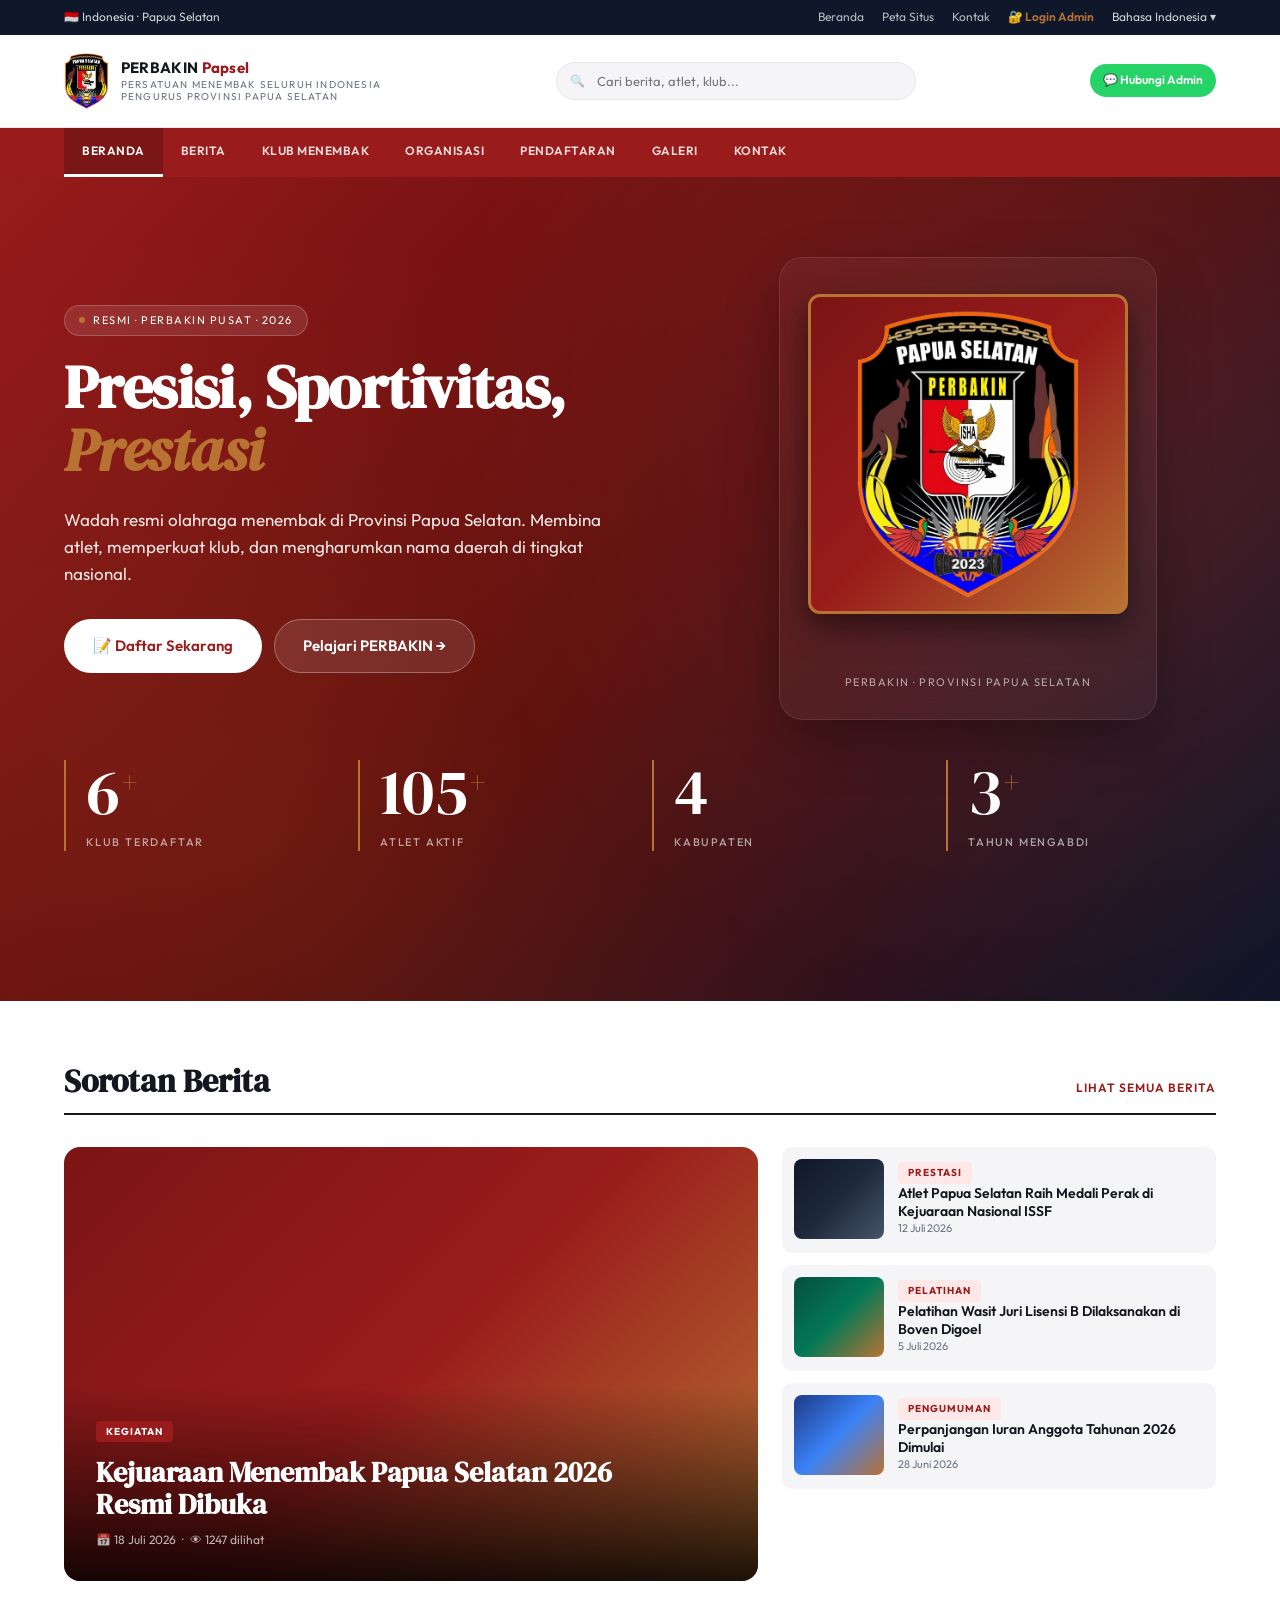
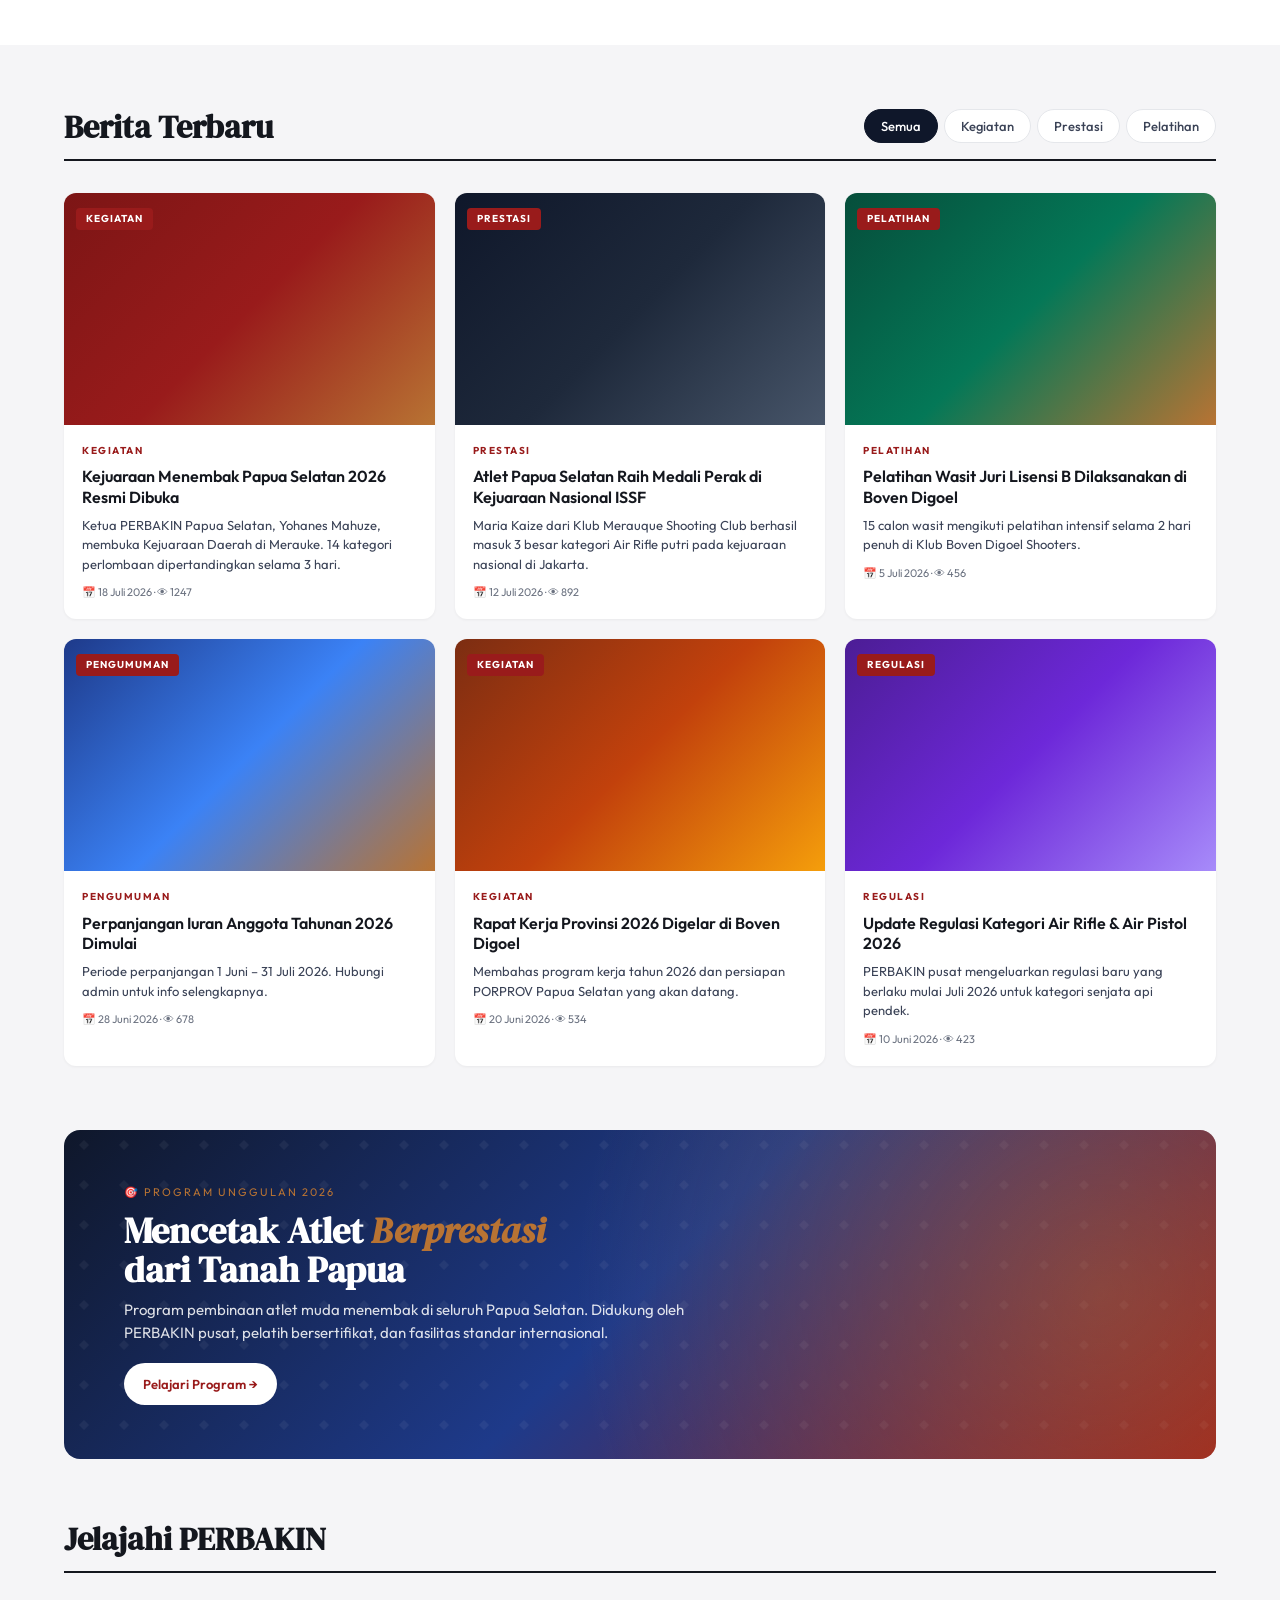
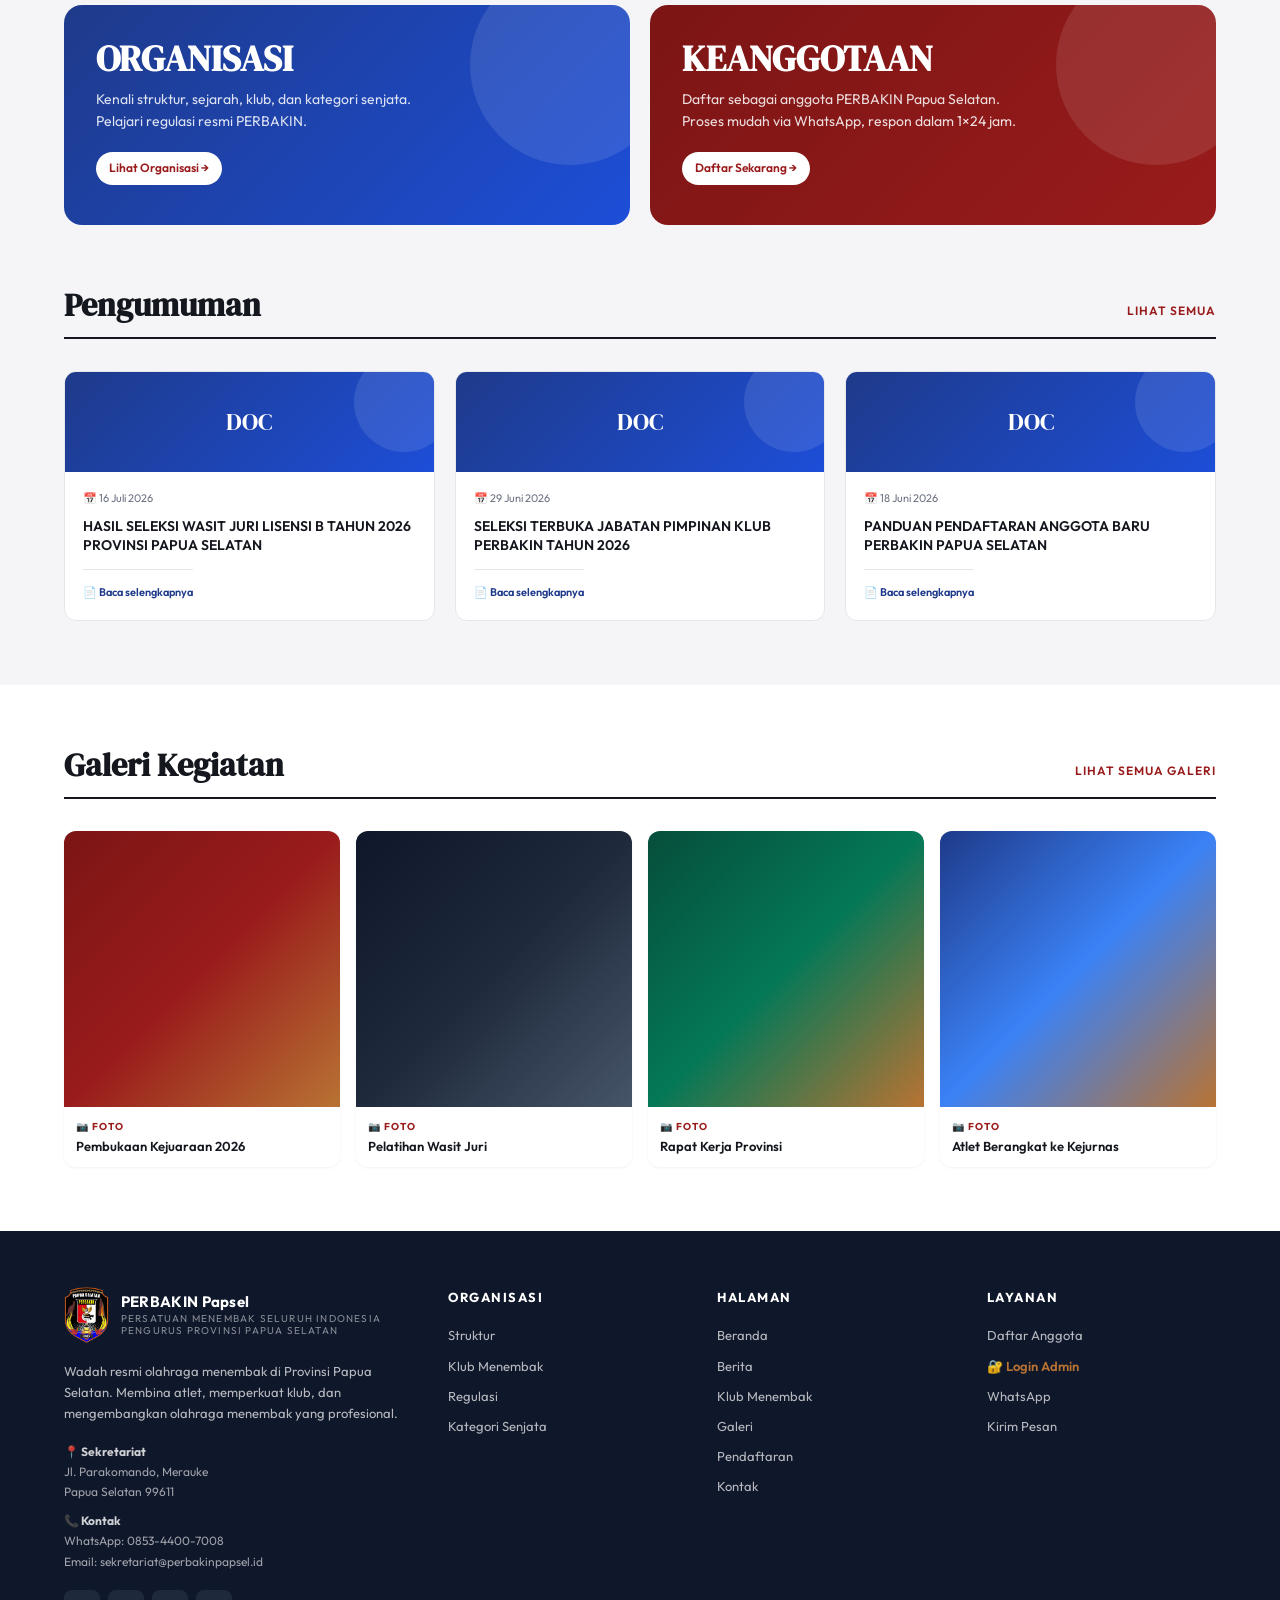
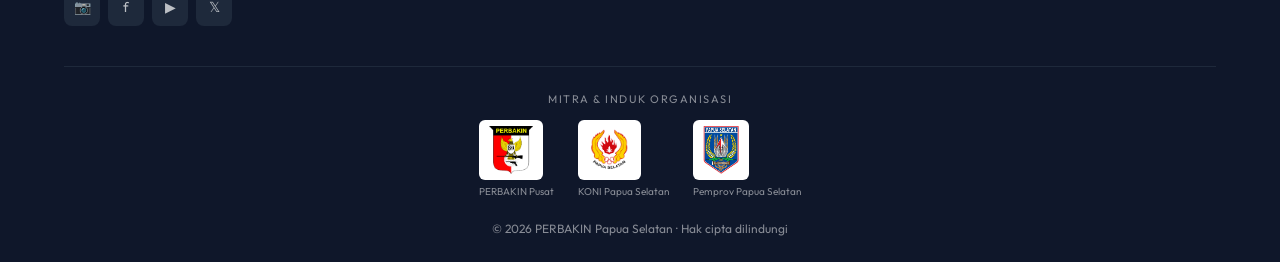
<file: index.html>
<!DOCTYPE html>
<html lang="id">
<head>
<meta charset="UTF-8" />
<meta name="viewport" content="width=device-width, initial-scale=1.0" />
<title>PERBAKIN Papua Selatan — Beranda</title>
<link rel="preconnect" href="https://fonts.googleapis.com">
<link rel="preconnect" href="https://fonts.gstatic.com" crossorigin>
<link href="https://fonts.googleapis.com/css2?family=DM+Serif+Display&family=Outfit:wght@300;400;500;600;700;800&family=JetBrains+Mono:wght@400;500&display=swap" rel="stylesheet">
<link rel="icon" type="image/png" href="assets/logo.png">
<link rel="stylesheet" href="assets/style.css">
<style>
  /* Ketua showcase - elegant editorial style */
  .ketua-showcase {
    position: relative;
    max-width: 420px;
    margin: 0 auto;
    padding: 36px 28px 28px;
    background: rgba(255,255,255,0.04);
    backdrop-filter: blur(20px);
    border: 1px solid rgba(255,255,255,0.1);
    border-radius: 24px;
    text-align: center;
    box-shadow: 0 20px 60px -10px rgba(0,0,0,0.4);
  }
  .ketua-foto-frame {
    position: relative;
    width: 320px; height: 320px;
    margin: 0 auto 24px;
  }
  .ketua-foto-img, .ketua-foto-fallback {
    width: 320px; height: 320px;
    border-radius: 12px;
    object-fit: contain;
    padding: 12px;
    background: rgba(255,255,255,0.96);
    border: 3px solid var(--accent);
    box-shadow: 0 12px 32px rgba(0,0,0,0.5);
    position: relative;
    z-index: 2;
    display: flex;
    align-items: center;
    justify-content: center;
    color: #fff;
    font-family: 'DM Serif Display', serif;
    font-size: 96px;
    background: linear-gradient(135deg, #7c1515, #991b1b, #b87333);
  }
  .ketua-info .ornament {
    display: flex;
    align-items: center;
    justify-content: center;
    gap: 8px;
    margin-bottom: 12px;
  }
  .ketua-info .ornament::before, .ketua-info .ornament::after {
    content: "";
    width: 24px;
    height: 1px;
    background: var(--accent);
  }
  .ketua-info .label {
    font-size: 10px;
    letter-spacing: 3px;
    text-transform: uppercase;
    color: var(--accent);
    font-weight: 600;
  }
  .ketua-info h3 {
    font-family: 'DM Serif Display', serif;
    font-size: 28px;
    line-height: 1.15;
    margin-bottom: 8px;
    color: #fff;
    font-weight: 400;
  }
  .ketua-info .period {
    font-size: 13px;
    color: rgba(255,255,255,0.85);
    font-weight: 500;
    margin-bottom: 16px;
    letter-spacing: 0.3px;
  }
  .ketua-info .divider {
    width: 40px;
    height: 1px;
    background: rgba(184,115,51,0.5);
    margin: 0 auto 16px;
  }
  .ketua-info .org {
    font-size: 11px;
    color: rgba(255,255,255,0.6);
    letter-spacing: 1.5px;
    text-transform: uppercase;
  }
  .klub-number {
    font-family: 'DM Serif Display', serif;
    font-size: 88px;
    font-weight: 400;
    color: var(--accent);
    line-height: 1;
    margin: 8px 0 12px;
    text-shadow: 0 4px 16px rgba(184,115,51,0.3);
  }
  .klub-kab {
    font-size: 12px;
    color: rgba(255,255,255,0.7);
    letter-spacing: 0.5px;
    margin-bottom: 12px;
    line-height: 1.5;
  }
  .stat-strip {
    padding: 40px 0 60px;
  }
  .stat-grid {
    max-width: 1200px;
    margin: 0 auto;
    padding: 0 24px;
    display: grid;
    grid-template-columns: repeat(4, 1fr);
    gap: 32px 24px;
  }
  .stat-item {
    position: relative;
    padding-left: 20px;
    border-left: 2px solid var(--accent);
  }
  .stat-num {
    font-family: 'DM Serif Display', serif;
    font-size: 64px;
    color: #fff;
    line-height: 1;
    font-weight: 400;
  }
  .stat-plus {
    font-size: 28px;
    color: var(--accent);
    vertical-align: super;
    margin-left: 2px;
    line-height: 1;
  }
  .stat-label {
    font-size: 11px;
    color: rgba(255,255,255,0.6);
    text-transform: uppercase;
    letter-spacing: 1.8px;
    margin-top: 10px;
    font-weight: 500;
  }
  @media (max-width: 900px) {
    .stat-grid { grid-template-columns: repeat(2, 1fr); gap: 32px 24px; }
  }
  @media (max-width: 500px) {
    .stat-grid { grid-template-columns: 1fr; gap: 24px; max-width: 420px; }
    .stat-num { font-size: 52px; }
  }
  /* Mobile: shrink ketua foto & showcase card */
  @media (max-width: 700px) {
    .ketua-showcase { padding: 24px 18px 20px; }
    .ketua-foto-frame { width: 220px; height: 220px; margin: 0 auto 16px; }
    .ketua-foto-img, .ketua-foto-fallback { width: 220px; height: 220px; font-size: 80px; }
    .ketua-info .org { margin-top: 32px !important; font-size: 10px; }
  }
  @media (max-width: 420px) {
    .ketua-foto-frame { width: 180px; height: 180px; }
    .ketua-foto-img, .ketua-foto-fallback { width: 180px; height: 180px; font-size: 64px; }
  }
  .ketua-foto-img.error { display: none; }
</style>
</head>
<body>

<div id="app-header"></div>

<!-- HERO -->
<section class="hero">
  <div class="wrapper">
    <div>
      <div style="display: inline-flex; align-items: center; gap: 8px; padding: 6px 14px; background: rgba(255,255,255,0.1); border: 1px solid rgba(255,255,255,0.2); border-radius: 999px; margin-bottom: 20px; font-size: 11px; letter-spacing: 1.5px; text-transform: uppercase;">
        <span style="width: 6px; height: 6px; border-radius: 50%; background: var(--accent);"></span>
        Resmi · PERBAKIN Pusat · 2026
      </div>
      <h1>Presisi, Sportivitas, <em>Prestasi</em></h1>
      <p>Wadah resmi olahraga menembak di Provinsi Papua Selatan. Membina atlet, memperkuat klub, dan mengharumkan nama daerah di tingkat nasional.</p>
      <div class="hero-ctas">
        <a href="pendaftaran.html" class="btn btn-white btn-lg">📝 Daftar Sekarang</a>
        <a href="organisasi.html" class="btn btn-lg" style="background: rgba(255,255,255,0.1); color: #fff; border: 1px solid rgba(255,255,255,0.3);">Pelajari PERBAKIN →</a>
      </div>
    </div>
    <div class="ketua-showcase">
      <div class="ketua-foto-frame">
        <img src="assets/logo.png" alt="Logo PERBAKIN Papua Selatan" class="ketua-foto-img" id="heroKetuaFoto" onerror="this.outerHTML='<div class=&quot;ketua-foto-fallback&quot; id=&quot;heroKetuaFallback&quot;>🛡️</div>'" />
      </div>
      <div class="ketua-info">
        <div class="org" style="margin-top: 60px;">PERBAKIN · Provinsi Papua Selatan</div>
      </div>
    </div>
  </div>

  <!-- STAT CARDS -->
  <div class="stat-strip">
    <div class="stat-grid">
      <div class="stat-item">
        <div class="stat-num"><span id="statKlub">6</span><span class="stat-plus">+</span></div>
        <div class="stat-label">Klub Terdaftar</div>
      </div>
      <div class="stat-item">
        <div class="stat-num"><span id="statAtlet">105</span><span class="stat-plus">+</span></div>
        <div class="stat-label">Atlet Aktif</div>
      </div>
      <div class="stat-item">
        <div class="stat-num"><span id="statKab">4</span></div>
        <div class="stat-label">Kabupaten</div>
      </div>
      <div class="stat-item">
        <div class="stat-num"><span id="statTahun">6</span><span class="stat-plus">+</span></div>
        <div class="stat-label">Tahun Mengabdi</div>
      </div>
    </div>
  </div>
</section>

<!-- FEATURED -->
<section class="section" style="background: #fff;">
  <div class="wrapper">
    <div class="section-head">
      <h2>Sorotan Berita</h2>
      <a href="berita.html" class="more">Lihat semua berita</a>
    </div>
    <div id="featured-container"></div>
  </div>
</section>

<!-- BERITA TERBARU -->
<section class="section" style="background: var(--bg);">
  <div class="wrapper">
    <div class="section-head">
      <h2>Berita Terbaru</h2>
      <div style="display: flex; gap: 6px;">
        <button class="filter-btn active" onclick="filterKategori('all', this)">Semua</button>
        <button class="filter-btn" onclick="filterKategori('Kegiatan', this)">Kegiatan</button>
        <button class="filter-btn" onclick="filterKategori('Prestasi', this)">Prestasi</button>
        <button class="filter-btn" onclick="filterKategori('Pelatihan', this)">Pelatihan</button>
      </div>
    </div>
    <div class="news-grid" id="news-grid-home"></div>
  </div>
</section>

<!-- BANNER PROMO -->
<section class="section" style="padding-top: 0; background: var(--bg);">
  <div class="wrapper">
    <div class="banner-promo">
      <div>
        <div class="eyebrow">🎯 Program Unggulan 2026</div>
        <h2>Mencetak Atlet <em>Berprestasi</em><br/>dari Tanah Papua</h2>
        <p>Program pembinaan atlet muda menembak di seluruh Papua Selatan. Didukung oleh PERBAKIN pusat, pelatih bersertifikat, dan fasilitas standar internasional.</p>
        <a href="organisasi.html" class="btn btn-white">Pelajari Program →</a>
      </div>
    </div>
  </div>
</section>

<!-- GATEWAY 2-COL -->
<section class="section" style="padding-top: 0; background: var(--bg);">
  <div class="wrapper">
    <div class="section-head">
      <h2>Jelajahi PERBAKIN</h2>
    </div>
    <div class="gateway">
      <a href="organisasi.html" class="gw gw-blue">
        <div>
          <h2>ORGANISASI</h2>
          <p>Kenali struktur, sejarah, klub, dan kategori senjata. Pelajari regulasi resmi PERBAKIN.</p>
          <span class="btn btn-white btn-sm">Lihat Organisasi →</span>
        </div>
      </a>
      <a href="pendaftaran.html" class="gw gw-red">
        <div>
          <h2>KEANGGOTAAN</h2>
          <p>Daftar sebagai anggota PERBAKIN Papua Selatan. Proses mudah via WhatsApp, respon dalam 1×24 jam.</p>
          <span class="btn btn-white btn-sm">Daftar Sekarang →</span>
        </div>
      </a>
    </div>
  </div>
</section>

<!-- PENGUMUMAN -->
<section class="section" style="padding-top: 0; background: var(--bg);">
  <div class="wrapper">
    <div class="section-head">
      <h2>Pengumuman</h2>
      <a href="berita.html?cat=Pengumuman" class="more">Lihat semua</a>
    </div>
    <div class="peng-grid" id="pengumuman-container"></div>
  </div>
</section>

<!-- GALERI -->
<section class="section" style="background: #fff;">
  <div class="wrapper">
    <div class="section-head">
      <h2>Galeri Kegiatan</h2>
      <a href="galeri.html" class="more">Lihat semua galeri</a>
    </div>
    <div class="galeri-grid" id="galeri-home"></div>
  </div>
</section>

<div id="app-footer"></div>

<script src="assets/data.js"></script>
<script src="assets/app.js"></script>
<script>
mount('beranda');

// Handle ketua photo loading with fallback
(function() {
  const foto = document.getElementById('heroKetuaFoto');
  const fallback = document.getElementById('heroKetuaFallback');
  if (foto) {
    foto.addEventListener('load', function() {
      if (fallback) fallback.style.display = 'none';
    });
    foto.addEventListener('error', function() {
      this.classList.add('error');
      if (fallback) fallback.classList.remove('hidden');
    });
    if (foto.complete) {
      if (foto.naturalWidth > 0) {
        if (fallback) fallback.style.display = 'none';
      } else {
        foto.classList.add('error');
        if (fallback) fallback.classList.remove('hidden');
      }
    }
  }
})();

// Render data jumlah klub di hero (dinamis dari localStorage)
(function() {
  const klub = getData('klub');
  const total = klub.length;
  const kab = [...new Set(klub.map(k => k.kabupaten))].filter(Boolean);
  const totalAtlet = klub.reduce((s, k) => s + (parseInt(k.atlet) || 0), 0);
  // Stat strip
  if (document.getElementById('statKlub')) document.getElementById('statKlub').textContent = total;
  if (document.getElementById('statAtlet')) document.getElementById('statAtlet').textContent = totalAtlet;
  if (document.getElementById('statKab')) document.getElementById('statKab').textContent = kab.length;
  // Tahun mengabdi: auto-increment setiap tahun baru
  if (document.getElementById('statTahun')) {
    const FOUNDING_YEAR = 2023; // awal pembinaan — sesuaikan kalau perlu
    document.getElementById('statTahun').textContent = new Date().getFullYear() - FOUNDING_YEAR;
  }
})();

function renderFeatured() {
  const all = getData('berita');
  if (all.length === 0) return '<p class="text-muted">Belum ada berita.</p>';
  const main = all[0];
  const side = all.slice(1, 4);
  const mainCoverStyle = getBeritaCoverStyle(main);
  return `
    <div class="featured-grid">
      <a href="${getBeritaHref(main)}" ${getBeritaTarget(main)} class="featured-main ${main.cover ? '' : (main.pic || 'pic-grad-1')}" style="${mainCoverStyle}">
        ${getBeritaCoverOverlay(main)}
        <div class="featured-main-content">
          <span class="tag tag-red">${main.kategori}</span>${getBeritaBadge(main)}
          <h3>${main.judul}</h3>
          <div class="meta">📅 ${formatDate(main.tanggal)} &nbsp;·&nbsp; 👁 ${main.views || 0} dilihat ${main.externalUrl ? '· <span style="color: #fbbf24;">🔗 Eksternal</span>' : ''}</div>
        </div>
      </a>
      <div class="featured-side">
        ${side.map(b => `
          <a href="${getBeritaHref(b)}" ${getBeritaTarget(b)} class="featured-side-item">
            <div class="pic ${b.cover ? '' : (b.pic || 'pic-grad-1')}" style="${getBeritaCoverStyle(b)}">${getBeritaCoverOverlay(b)}</div>
            <div>
              <span class="tag tag-red-soft">${b.kategori}</span>${getBeritaBadge(b)}
              <h4>${b.judul}</h4>
              <div class="meta">${formatDate(b.tanggal)}</div>
            </div>
          </a>
        `).join('')}
      </div>
    </div>
  `;
}
document.getElementById('featured-container').innerHTML = renderFeatured();

let currentFilter = 'all';
function renderNewsHome() {
  let all = getData('berita');
  if (currentFilter !== 'all') {
    all = all.filter(b => b.kategori === currentFilter);
  }
  const items = all.slice(0, 6);
  if (items.length === 0) {
    return '<p class="text-muted text-center" style="grid-column: 1/-1; padding: 40px;">Tidak ada berita dalam kategori ini.</p>';
  }
  return items.map(b => `
    <a href="${getBeritaHref(b)}" ${getBeritaTarget(b)} class="news-card">
      <div class="news-pic ${b.cover ? '' : (b.pic || 'pic-grad-1')}" style="${getBeritaCoverStyle(b)} position: relative;">
        ${getBeritaCoverOverlay(b)}
        <div class="news-pic-label"><span class="tag tag-red">${b.kategori}</span>${getBeritaBadge(b)}</div>
      </div>
      <div class="news-body">
        <div class="cat">${b.kategori} ${b.externalUrl ? '· <span style="color: #f59e0b;">🔗 Eksternal</span>' : ''}</div>
        <h3>${b.judul}</h3>
        <p>${b.excerpt}</p>
        <div class="meta">📅 ${formatDate(b.tanggal)} · 👁 ${b.views || 0}</div>
      </div>
    </a>
  `).join('');
}
function filterKategori(kat, btn) {
  currentFilter = kat;
  document.querySelectorAll('.filter-btn').forEach(b => b.classList.remove('active'));
  btn.classList.add('active');
  document.getElementById('news-grid-home').innerHTML = renderNewsHome();
}
document.getElementById('news-grid-home').innerHTML = renderNewsHome();

function renderPengumuman() {
  const items = getData('pengumuman').slice(0, 3);
  return items.map(p => {
    const hasPdf = !!p.pdf;
    const hasImage = !!p.gambar;
    const hasDrive = !!p.driveLink;
    // Prioritas: Drive link > PDF upload > nothing
    let href, onclick, downloadAttr, linkLabel;
    if (hasDrive) {
      const id = parseGoogleDriveUrl(p.driveLink);
      href = id ? `https://drive.google.com/uc?export=download&id=${id}` : p.driveLink;
      onclick = "event.preventDefault();window.open('" + href + "','_blank')";
      downloadAttr = '';
      linkLabel = '☁️ Download via Google Drive';
    } else if (hasPdf) {
      href = p.pdf;
      onclick = '';
      downloadAttr = 'download="' + (p.pdfName || 'dokumen.pdf') + '"';
      linkLabel = '⬇ ' + (p.pdfName || 'Download PDF');
    } else {
      href = '#';
      onclick = "event.preventDefault();showToast('File belum diupload','info')";
      downloadAttr = '';
      linkLabel = '📄 Baca selengkapnya';
    }
    return `
    <a href="${href}" ${downloadAttr} ${onclick ? 'onclick="' + onclick + '"' : ''} class="peng-card" ${hasDrive ? 'target="_blank"' : ''}>
      ${hasImage
        ? `<div class="peng-card-top" style="background-image: url('${p.gambar}'); background-size: cover; background-position: center;"></div>`
        : `<div class="peng-card-top">${hasDrive ? '☁️' : (hasPdf ? 'PDF' : 'DOC')}</div>`}
      <div class="peng-card-body">
        <div class="date">📅 ${formatDate(p.tanggal)}</div>
        <h4>${p.judul}</h4>
        <div class="dl">${linkLabel}</div>
      </div>
    </a>
  `;
  }).join('');
}
document.getElementById('pengumuman-container').innerHTML = renderPengumuman();

function renderGaleriHome() {
  const items = getData('galeri').slice(0, 4);
  return items.map(g => {
    const cover = (g.files && g.files.length > 0 && g.files[0].data) ? g.files[0].data : null;
    const hasVid = g.files && g.files.some(f => f.type && f.type.startsWith('video/'));
    return `
    <div class="galeri-card" onclick="openLightbox(getData('galeri'), ${getData('galeri').findIndex(x => x.id === g.id)})">
      ${cover
        ? `<div class="galeri-pic" style="background-image: url('${cover}'); background-size: cover; background-position: center; position: relative;">${hasVid ? '<div style="position: absolute; top: 50%; left: 50%; transform: translate(-50%, -50%); color: #fff; font-size: 28px; text-shadow: 0 2px 8px rgba(0,0,0,0.6);">▶</div>' : ''}</div>`
        : `<div class="galeri-pic ${g.pic || 'pic-grad-1'}"></div>`}
      <div class="galeri-card-body">
        <div class="cat">${g.kategori === 'Video' ? '🎬' : '📷'} ${g.kategori} ${g.files ? `· ${g.files.length} file` : ''}</div>
        <h4>${g.judul}</h4>
      </div>
    </div>
  `;
  }).join('');
}
document.getElementById('galeri-home').innerHTML = renderGaleriHome();
</script>
</body>
</html>
</file>
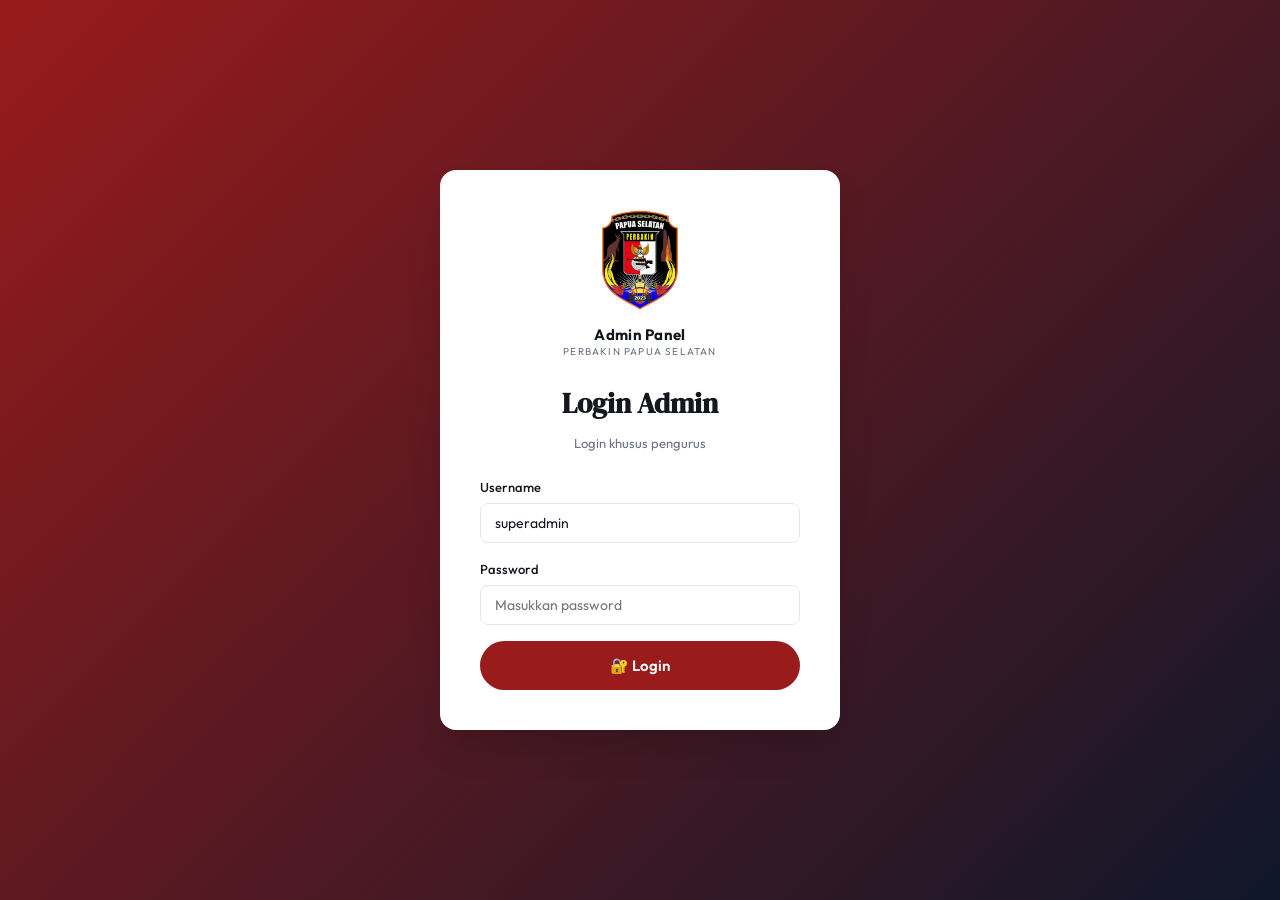
<file: admin.html>
<!DOCTYPE html>
<html lang="id">
<head>
<meta charset="UTF-8" />
<meta name="viewport" content="width=device-width, initial-scale=1.0" />
<title>Admin — PERBAKIN Papua Selatan</title>
<link rel="preconnect" href="https://fonts.googleapis.com">
<link rel="preconnect" href="https://fonts.gstatic.com" crossorigin>
<link href="https://fonts.googleapis.com/css2?family=DM+Serif+Display&family=Outfit:wght@300;400;500;600;700;800&family=JetBrains+Mono:wght@400;500&display=swap" rel="stylesheet">
<link rel="icon" type="image/png" href="assets/logo.png">
<link rel="stylesheet" href="assets/style.css">
<style>
.empty-state { text-align: center; padding: 60px 24px; color: var(--muted); }
.pic-preview { width: 60px; height: 50px; border-radius: 6px; }
</style>
</head>
<body>

<!-- LOGIN SCREEN -->
<div id="login-screen" class="login-screen">
  <div class="login-box">
    <div class="logo" style="flex-direction: column; gap: 16px;">
      <img src="assets/logo.png" alt="PERBAKIN Papua Selatan" class="logo-img" style="height: 100px;" />
      <div class="logo-text text-center">
        <div class="logo-name">Admin Panel</div>
        <div class="logo-sub">PERBAKIN Papua Selatan</div>
      </div>
    </div>
    <h2>Login Admin</h2>
    <p>Login khusus pengurus</p>
    <form onsubmit="doLogin(event)" autocomplete="off">
      <div class="form-group">
        <label>Username</label>
        <input type="text" class="form-input" id="login-user" value="superadmin" required autocomplete="off">
      </div>
      <div class="form-group">
        <label>Password</label>
        <input type="password" class="form-input" id="login-pass" placeholder="Masukkan password" required autocomplete="new-password">
      </div>
      <button type="submit" class="btn btn-primary btn-block btn-lg">🔐 Login</button>
    </form>
  </div>
</div>

<!-- ADMIN LAYOUT -->
<div id="admin-layout" class="admin-layout" style="display: none;">
  <aside class="admin-sidebar">
    <a href="index.html" class="logo" style="margin-bottom: 8px;">
      <img src="assets/logo.png" alt="PERBAKIN Papua Selatan" class="logo-img" />
    </a>
    <div style="padding: 0 14px 16px; border-bottom: 1px solid #1e293b; margin-bottom: 16px;">
      <div class="logo-name" style="color: #fff; font-size: 13px;">Admin Panel</div>
      <div class="logo-sub" style="color: rgba(255,255,255,0.5);">PERBAKIN Papua Selatan</div>
    </div>
    <nav class="admin-nav">
      <a href="#" class="active" data-page="dashboard" onclick="showPage('dashboard')">📊 Dashboard</a>
      <a href="#" data-page="berita" onclick="showPage('berita')">📰 Berita</a>
      <a href="#" data-page="klub" onclick="showPage('klub')">🎯 Klub</a>
      <a href="#" data-page="pengurus" onclick="showPage('pengurus')">👥 Pengurus</a>
      <a href="#" data-page="pengumuman" onclick="showPage('pengumuman')">📢 Pengumuman</a>
      <a href="#" data-page="galeri" onclick="showPage('galeri')">🖼️ Galeri</a>
      <a href="#" data-page="kontak" onclick="showPage('kontak')">📞 Info Kontak</a>
      <a href="#" data-page="pendaftar" onclick="showPage('pendaftar')">👤 Pendaftar</a>
      <a href="#" data-page="pesan" onclick="showPage('pesan')">✉️ Pesan Masuk</a>
      <a href="#" data-page="settings" onclick="showPage('settings')">⚙️ Pengaturan</a>
      <a href="index.html" style="margin-top: 24px;">← Kembali ke Website</a>
      <a href="#" onclick="doLogout()">🚪 Logout</a>
    </nav>
  </aside>

  <main class="admin-main">
    <div id="admin-content"></div>
  </main>
</div>

<script src="assets/data.js"></script>
<script src="assets/app.js"></script>
<script>
let currentPage = 'dashboard';
const PIC_OPTIONS = ['pic-grad-1', 'pic-grad-2', 'pic-grad-3', 'pic-grad-4', 'pic-grad-5', 'pic-grad-6', 'pic-grad-7', 'pic-grad-8'];

// Auto-skip login screen kalau sudah login
if (sessionStorage.getItem('perbakin_logged_in') === 'true') {
  document.addEventListener('DOMContentLoaded', function() {
    const ls = document.getElementById('login-screen');
    const al = document.getElementById('admin-layout');
    if (ls) ls.style.display = 'none';
    if (al) al.style.display = 'grid';
  });
}

function doLogin(e) {
  e.preventDefault();
  const user = document.getElementById('login-user').value.trim();
  const pass = document.getElementById('login-pass').value;

  const ADMIN_USER = 'superadmin';
  const ADMIN_PASS = '111';

  if (user !== ADMIN_USER || pass !== ADMIN_PASS) {
    showToast('Username atau password salah', 'error');
    document.getElementById('login-pass').value = '';
    document.getElementById('login-pass').focus();
    return;
  }

  document.getElementById('login-screen').style.display = 'none';
  document.getElementById('admin-layout').style.display = 'grid';
  showPage('dashboard');
  showToast('Login berhasil!', 'success');
}

function doLogout() {
  if (confirm('Yakin ingin logout?')) {
    document.getElementById('login-screen').style.display = 'flex';
    document.getElementById('admin-layout').style.display = 'none';
  }
}

function showPage(page) {
  currentPage = page;
  document.querySelectorAll('.admin-nav a').forEach(a => a.classList.remove('active'));
  const activeBtn = document.querySelector(`[data-page="${page}"]`);
  if (activeBtn) activeBtn.classList.add('active');

  const renderers = {
    dashboard: renderDashboard,
    berita: renderBeritaAdmin,
    klub: renderKlubAdmin,
    pengurus: renderPengurusAdmin,
    pengumuman: renderPengumumanAdmin,
    galeri: renderGaleriAdmin,
    kontak: renderKontakAdmin,
    pendaftar: renderPendaftarAdmin,
    pesan: renderPesanAdmin,
    settings: renderSettings
  };
  const fn = renderers[page] || renderDashboard;
  document.getElementById('admin-content').innerHTML = fn();
}

// DASHBOARD
function renderDashboard() {
  const berita = getData('berita');
  const klub = getData('klub');
  const pengumuman = getData('pengumuman');
  const pengurus = getData('pengurus');
  const pendaftar = JSON.parse(localStorage.getItem('perbakin_pendaftar') || '[]');
  const messages = JSON.parse(localStorage.getItem('perbakin_messages') || '[]');

  const totalAtlet = klub.reduce((sum, k) => sum + k.atlet, 0);
  const totalViews = berita.reduce((sum, b) => sum + (b.views || 0), 0);

  return `
    <div class="admin-header">
      <h1>Dashboard</h1>
      <div style="font-size: 13px; color: var(--muted);">Selamat datang di panel admin</div>
    </div>

    <div class="stats-grid">
      <div class="stat-card">
        <div class="label">Total Berita</div>
        <div class="num">${berita.length}</div>
        <div class="change">↑ ${berita.length} published</div>
      </div>
      <div class="stat-card">
        <div class="label">Total Klub</div>
        <div class="num">${klub.length}</div>
        <div class="change">${klub.filter(k => k.status === 'Aktif').length} aktif</div>
      </div>
      <div class="stat-card">
        <div class="label">Total Atlet</div>
        <div class="num">${totalAtlet}</div>
        <div class="change">${klub.length} klub</div>
      </div>
      <div class="stat-card">
        <div class="label">Total Views</div>
        <div class="num">${totalViews}</div>
        <div class="change">↑ Views artikel</div>
      </div>
      <div class="stat-card">
        <div class="label">Pendaftar Baru</div>
        <div class="num">${pendaftar.length}</div>
        <div class="change">${pendaftar.filter(p => p.status === 'Baru').length} perlu diproses</div>
      </div>
      <div class="stat-card">
        <div class="label">Pesan Masuk</div>
        <div class="num">${messages.length}</div>
        <div class="change">${messages.filter(m => m.status === 'Baru').length} belum dibaca</div>
      </div>
      <div class="stat-card">
        <div class="label">Pengurus</div>
        <div class="num">${pengurus.length}</div>
        <div class="change">Periode 2023-2027</div>
      </div>
      <div class="stat-card">
        <div class="label">Pengumuman</div>
        <div class="num">${pengumuman.length}</div>
        <div class="change">PDF aktif</div>
      </div>
    </div>

    <div style="background: linear-gradient(135deg, var(--primary), var(--secondary)); color: #fff; border-radius: 12px; padding: 24px; margin-bottom: 24px;">
      <h3 class="serif" style="font-size: 22px; margin-bottom: 8px; font-weight: 400;">👋 Selamat Datang di Admin Panel</h3>
      <p style="font-size: 14px; opacity: 0.9;">Kelola berita, klub, pengurus, pengumuman, dan galeri dari sini. Semua perubahan akan tersimpan di browser dan langsung terlihat di website publik.</p>
    </div>

    <h3 style="font-family: 'DM Serif Display', serif; font-size: 22px; margin-bottom: 16px;">Berita Terbaru</h3>
    <table class="admin-table">
      <thead><tr><th>Gambar</th><th>Judul</th><th>Kategori</th><th>Tanggal</th><th>Views</th></tr></thead>
      <tbody>
        ${berita.slice(0, 5).map(b => `
          <tr>
            <td><div class="row-img ${b.pic}"></div></td>
            <td><strong>${b.judul.substring(0, 50)}${b.judul.length > 50 ? '...' : ''}</strong></td>
            <td><span class="tag tag-red-soft">${b.kategori}</span></td>
            <td>${formatDate(b.tanggal)}</td>
            <td>${b.views || 0}</td>
          </tr>
        `).join('')}
      </tbody>
    </table>
  `;
}

// BERITA ADMIN
function renderBeritaAdmin() {
  const berita = getData('berita');
  return `
    <div class="admin-header">
      <h1>Kelola Berita</h1>
      <button class="btn btn-primary" onclick="formBerita()">+ Tambah Berita</button>
    </div>
    <table class="admin-table">
      <thead><tr><th>Gambar</th><th>Judul</th><th>Kategori</th><th>Tanggal</th><th>Views</th><th>Aksi</th></tr></thead>
      <tbody>
        ${berita.length === 0 ? '<tr><td colspan="6" class="empty-state">Belum ada berita. Klik "+ Tambah Berita" untuk mulai.</td></tr>' : berita.map(b => `
          <tr data-id="${b.id}">
            <td><div class="row-img ${b.cover ? '' : (b.pic || 'pic-grad-1')}" style="${b.cover && b.cover.data ? 'background-image: url(\'' + b.cover.data + '\'); background-size: cover; background-position: center;' : ''}">${b.externalUrl ? '<div style="position: absolute; top: 2px; right: 2px; background: #f59e0b; color: #fff; font-size: 9px; padding: 1px 4px; border-radius: 3px;">🔗</div>' : ''}</div></td>
            <td><strong>${b.judul.substring(0, 50)}${b.judul.length > 50 ? '...' : ''}</strong>${b.externalUrl ? ' <span style="font-size: 10px; color: #f59e0b;">📰 ' + (b.source || 'eksternal') + '</span>' : ''}</td>
            <td><span class="tag tag-red-soft">${b.kategori}</span></td>
            <td>${formatDate(b.tanggal)}</td>
            <td>${b.views || 0}</td>
            <td>
              <button class="btn btn-sm btn-outline" onclick="formBerita(${b.id})">Edit</button>
              <button class="btn btn-sm btn-danger" onclick="hapusItem('berita', ${b.id})">Hapus</button>
            </td>
          </tr>
        `).join('')}
      </tbody>
    </table>
  `;
}

function formBerita(id = null) {
  const item = id ? getData('berita').find(b => b.id === id) : {};
  const hasExternal = !!item.externalUrl;
  const content = `
    <div class="modal-header">
      <h3>${id ? 'Edit' : 'Tambah'} Berita</h3>
      <button onclick="closeModal()" style="font-size: 24px;">✕</button>
    </div>
    <div class="modal-body">
      <div class="form-group">
        <label>Judul *</label>
        <input type="text" class="form-input" id="modal-judul" value="${item.judul || ''}" required>
      </div>
      <div class="form-group">
        <label>Kategori *</label>
        <select class="form-select" id="modal-kategori">
          <option ${item.kategori === 'Kegiatan' ? 'selected' : ''}>Kegiatan</option>
          <option ${item.kategori === 'Prestasi' ? 'selected' : ''}>Prestasi</option>
          <option ${item.kategori === 'Pelatihan' ? 'selected' : ''}>Pelatihan</option>
          <option ${item.kategori === 'Pengumuman' ? 'selected' : ''}>Pengumuman</option>
          <option ${item.kategori === 'Regulasi' ? 'selected' : ''}>Regulasi</option>
        </select>
      </div>
      <div class="form-group">
        <label>Tanggal *</label>
        <input type="date" class="form-input" id="modal-tanggal" value="${item.tanggal || new Date().toISOString().split('T')[0]}" required>
      </div>
      <div class="form-group" style="background: #fef9e7; padding: 12px; border-radius: 8px; border: 1px solid #f59e0b;">
        <label style="display: flex; align-items: center; gap: 8px; color: #92400e;">
          <input type="checkbox" id="modal-is-external" ${hasExternal ? 'checked' : ''} onchange="toggleExternalFields(this.checked)">
          <strong>🔗 Berita ini link ke website lain (sumber eksternal)</strong>
        </label>
        <div id="external-fields" style="margin-top: 10px; ${hasExternal ? '' : 'display:none;'}">
          <label style="font-size: 13px;">URL Berita Asal *</label>
          <input type="url" class="form-input" id="modal-external-url" value="${item.externalUrl || ''}" placeholder="https://www.kompas.com/..." oninput="previewExternalSource(this)">
          <div id="preview-external-source" style="margin-top: 6px; font-size: 12px; color: var(--muted);">
            ${item.externalUrl ? `Sumber: <strong>${getSourceFromUrl(item.externalUrl) || 'Tidak dikenali'}</strong>` : 'Paste URL lengkap, sumber akan otomatis terdeteksi (misal: kompas.com → "Kompas.com")'}
          </div>
          <div style="margin-top: 6px; font-size: 11px; color: #92400e;">
            💡 Kalau dicentang, field "Konten Lengkap" di bawah jadi opsional (pengunjung akan diarahkan ke website asal saat klik).
          </div>
        </div>
      </div>
      <div class="form-group">
        <label>Excerpt (Ringkasan) *</label>
        <textarea class="form-textarea" id="modal-excerpt" style="min-height: 60px;" required>${item.excerpt || ''}</textarea>
      </div>
      <div class="form-group" id="content-group">
        <label>Konten Lengkap <span id="content-required-mark">*</span></label>
        <textarea class="form-textarea" id="modal-content">${item.content || ''}</textarea>
        <div class="form-hint">Pisahkan paragraf dengan baris kosong (enter 2x)</div>
      </div>
      <div class="form-group">
        <label>Cover (Gambar / Video)</label>
        <input type="file" class="form-input" id="modal-cover" accept="image/*,video/*" onchange="previewBeritaCover(this)">
        <div id="preview-cover" style="margin-top: 8px; ${item.cover ? '' : 'display:none;'}">
          ${item.cover ? renderCoverPreview(item.cover) : ''}
        </div>
        <details style="margin-top: 8px; font-size: 12px;">
          <summary style="cursor: pointer; color: var(--muted);">Atau pilih gradient bawaan (backward compat)</summary>
          <select class="form-select" id="modal-pic" style="margin-top: 8px;">
            <option value="">— Tidak pakai gradient —</option>
            ${PIC_OPTIONS.map(p => `<option value="${p}" ${item.pic === p ? 'selected' : ''}>${p.replace('pic-grad-', 'Gradient ')}</option>`).join('')}
          </select>
        </details>
        <div class="form-hint" style="margin-top: 6px;">
          Gambar maks 5MB, Video maks 50MB. File disimpan sebagai base64. Upload baru = replace cover lama.
        </div>
      </div>
    </div>
    <div class="modal-footer">
      <button class="btn btn-outline" onclick="closeModal()">Batal</button>
      <button class="btn btn-primary" onclick="simpanBerita(${id || 'null'})">💾 Simpan</button>
    </div>
  `;
  showModal(content);
  // Sinkronkan required state saat buka modal
  if (hasExternal) {
    const ta = document.getElementById('modal-content');
    if (ta) ta.removeAttribute('required');
    const mark = document.getElementById('content-required-mark');
    if (mark) mark.textContent = '(opsional)';
  }
}

function toggleExternalFields(checked) {
  const f = document.getElementById('external-fields');
  const ta = document.getElementById('modal-content');
  const mark = document.getElementById('content-required-mark');
  if (checked) {
    if (f) f.style.display = 'block';
    if (ta) ta.removeAttribute('required');
    if (mark) mark.textContent = '(opsional)';
  } else {
    if (f) f.style.display = 'none';
    if (ta) ta.setAttribute('required', '');
    if (mark) mark.textContent = '*';
  }
}

function previewExternalSource(input) {
  const target = document.getElementById('preview-external-source');
  const url = input.value.trim();
  if (!url) {
    target.textContent = 'Paste URL lengkap, sumber akan otomatis terdeteksi (misal: kompas.com → "Kompas.com")';
    return;
  }
  const source = getSourceFromUrl(url);
  if (source) {
    target.innerHTML = `Sumber: <strong>${source}</strong> ✅`;
  } else {
    target.innerHTML = '⚠️ URL tidak valid';
  }
}

function getSourceFromUrl(url) {
  try {
    const u = new URL(url);
    let host = u.hostname.replace(/^www\./, '');
    // Map popular domains ke nama display
    const map = {
      'kompas.com': 'Kompas.com',
      'detik.com': 'Detik.com',
      'tempo.co': 'Tempo.co',
      'cnnindonesia.com': 'CNN Indonesia',
      'bbc.com': 'BBC',
      'bbc.co.id': 'BBC Indonesia',
      'cnbcindonesia.com': 'CNBC Indonesia',
      'liputan6.com': 'Liputan6',
      'antaranews.com': 'Antara News',
      'republika.co.id': 'Republika',
      'merdeka.com': 'Merdeka.com',
      'suara.com': 'Suara.com',
      'tribunnews.com': 'Tribun News',
      'kumparan.com': 'Kumparan',
      'okezone.com': 'Okezone'
    };
    for (const [key, val] of Object.entries(map)) {
      if (host.includes(key)) return val;
    }
    // Fallback: capitalize first letter
    return host.split('.').slice(-2, -1)[0].charAt(0).toUpperCase() + host.split('.').slice(-2, -1)[0].slice(1);
  } catch (e) {
    return null;
  }
}

function renderCoverPreview(cover) {
  if (!cover || !cover.data) return '';
  if (cover.type && cover.type.startsWith('video')) {
    return `<video src="${cover.data}" controls style="max-width: 100%; max-height: 200px; border-radius: 6px;"></video>
            <div style="font-size: 11px; color: var(--muted); margin-top: 4px;">📹 Cover tersimpan${cover.name ? ' — ' + cover.name : ''}</div>`;
  }
  return `<img src="${cover.data}" style="max-width: 100%; max-height: 200px; border-radius: 6px; border: 1px solid var(--line);">
          <div style="font-size: 11px; color: var(--muted); margin-top: 4px;">🖼️ Cover tersimpan${cover.name ? ' — ' + cover.name : ''}</div>`;
}

function previewBeritaCover(input) {
  const target = document.getElementById('preview-cover');
  const file = input.files[0];
  if (!file) { target.style.display = 'none'; target.innerHTML = ''; return; }
  const isImage = file.type.startsWith('image/');
  const isVideo = file.type.startsWith('video/');
  if (!isImage && !isVideo) {
    showToast('Format harus gambar atau video!', 'error');
    input.value = '';
    return;
  }
  const maxSize = isImage ? 5 * 1024 * 1024 : 50 * 1024 * 1024;
  if (file.size > maxSize) {
    showToast(`Ukuran ${isImage ? 'gambar' : 'video'} terlalu besar! Maks ${isImage ? '5MB' : '50MB'}`, 'error');
    input.value = '';
    return;
  }
  const reader = new FileReader();
  reader.onload = (e) => {
    target.style.display = 'block';
    target.innerHTML = renderCoverPreview({ type: file.type, name: file.name, data: e.target.result });
  };
  reader.readAsDataURL(file);
}

function simpanBerita(id) {
  const isExternal = document.getElementById('modal-is-external').checked;
  const data = {
    judul: document.getElementById('modal-judul').value,
    kategori: document.getElementById('modal-kategori').value,
    tanggal: document.getElementById('modal-tanggal').value,
    excerpt: document.getElementById('modal-excerpt').value,
    content: document.getElementById('modal-content').value,
    pic: document.getElementById('modal-pic').value || null
  };
  if (!data.judul || !data.excerpt) {
    showToast('Lengkapi judul dan excerpt!', 'error');
    return;
  }
  if (!isExternal && !data.content) {
    showToast('Konten lengkap wajib untuk berita internal!', 'error');
    return;
  }

  // External link
  if (isExternal) {
    const url = document.getElementById('modal-external-url').value.trim();
    if (!url) {
      showToast('URL berita eksternal wajib diisi!', 'error');
      return;
    }
    if (!getSourceFromUrl(url)) {
      showToast('URL tidak valid!', 'error');
      return;
    }
    data.externalUrl = url;
    data.source = getSourceFromUrl(url);
  } else {
    data.externalUrl = null;
    data.source = null;
  }

  // Existing data (untuk edit)
  const existing = id ? getData('berita').find(b => b.id === id) : null;
  data.cover = existing ? existing.cover : null;

  const coverInput = document.getElementById('modal-cover');

  function readFileBase64(file) {
    return new Promise((resolve, reject) => {
      const reader = new FileReader();
      reader.onload = e => resolve(e.target.result);
      reader.onerror = reject;
      reader.readAsDataURL(file);
    });
  }

  (async () => {
    try {
      if (coverInput.files[0]) {
        const f = coverInput.files[0];
        const isImage = f.type.startsWith('image/');
        const isVideo = f.type.startsWith('video/');
        if (!isImage && !isVideo) {
          showToast('Cover harus gambar atau video!', 'error');
          return;
        }
        const maxSize = isImage ? 5 * 1024 * 1024 : 50 * 1024 * 1024;
        if (f.size > maxSize) {
          showToast(`Cover terlalu besar! Maks ${isImage ? '5MB' : '50MB'}`, 'error');
          return;
        }
        data.cover = {
          type: f.type,
          name: f.name,
          size: f.size,
          data: await readFileBase64(f)
        };
      }

      if (id) {
        updateItem('berita', id, data);
        showToast('Berita diperbarui!', 'success');
      } else {
        addItem('berita', data);
        showToast('Berita ditambahkan!', 'success');
      }
      closeModal();
      showPage('berita');
    } catch (err) {
      showToast('Gagal membaca file: ' + err.message, 'error');
    }
  })();
}

// KLUB ADMIN
function renderKlubAdmin() {
  const klub = getData('klub');
  return `
    <div class="admin-header">
      <h1>Kelola Klub Menembak</h1>
      <button class="btn btn-primary" onclick="formKlub()">+ Tambah Klub</button>
    </div>
    <table class="admin-table">
      <thead><tr><th>Inisial</th><th>Nama</th><th>Kabupaten</th><th>Atlet</th><th>Kategori</th><th>Status</th><th>Aksi</th></tr></thead>
      <tbody>
        ${klub.length === 0 ? '<tr><td colspan="7" class="empty-state">Belum ada klub.</td></tr>' : klub.map(k => `
          <tr data-id="${k.id}">
            <td><div class="row-img" style="background: var(--primary-soft); color: var(--primary); display: flex; align-items: center; justify-content: center; font-weight: 700;">${k.singkatan.substring(0, 2)}</div></td>
            <td><strong>${k.nama}</strong></td>
            <td>${k.kabupaten}</td>
            <td>${k.atlet}</td>
            <td>${k.kategori}</td>
            <td><span class="tag ${k.status === 'Aktif' ? 'tag-green' : 'tag-amber'}">${k.status}</span></td>
            <td>
              <button class="btn btn-sm btn-outline" onclick="formKlub(${k.id})">Edit</button>
              <button class="btn btn-sm btn-danger" onclick="hapusItem('klub', ${k.id})">Hapus</button>
            </td>
          </tr>
        `).join('')}
      </tbody>
    </table>
  `;
}

function formKlub(id = null) {
  const item = id ? getData('klub').find(k => k.id === id) : {};
  const content = `
    <div class="modal-header">
      <h3>${id ? 'Edit' : 'Tambah'} Klub</h3>
      <button onclick="closeModal()" style="font-size: 24px;">✕</button>
    </div>
    <div class="modal-body">
      <div class="form-group">
        <label>Nama Klub *</label>
        <input type="text" class="form-input" id="modal-nama" value="${item.nama || ''}" required>
      </div>
      <div class="form-group">
        <label>Singkatan *</label>
        <input type="text" class="form-input" id="modal-singkatan" value="${item.singkatan || ''}" required>
      </div>
      <div class="form-group">
        <label>Kabupaten *</label>
        <select class="form-select" id="modal-kabupaten">
          <option ${item.kabupaten === 'Merauke' ? 'selected' : ''}>Merauke</option>
          <option ${item.kabupaten === 'Boven Digoel' ? 'selected' : ''}>Boven Digoel</option>
          <option ${item.kabupaten === 'Mappi' ? 'selected' : ''}>Mappi</option>
          <option ${item.kabupaten === 'Asmat' ? 'selected' : ''}>Asmat</option>
        </select>
      </div>
      <div class="form-group">
        <label>Tahun Berdiri *</label>
        <input type="number" class="form-input" id="modal-tahun" value="${item.tahun || 2020}" required>
      </div>
      <div class="form-group">
        <label>Jumlah Atlet *</label>
        <input type="number" class="form-input" id="modal-atlet" value="${item.atlet || 0}" required>
      </div>
      <div class="form-group">
        <label>Jumlah Kategori Senjata *</label>
        <input type="number" class="form-input" id="modal-kategori" value="${item.kategori || 1}" required>
      </div>
      <div class="form-group">
        <label>Status *</label>
        <select class="form-select" id="modal-status">
          <option ${item.status === 'Aktif' ? 'selected' : ''}>Aktif</option>
          <option ${item.status === 'Persiapan' ? 'selected' : ''}>Persiapan</option>
          <option ${item.status === 'Non-aktif' ? 'selected' : ''}>Non-aktif</option>
        </select>
      </div>
      <div class="form-group">
        <label>Deskripsi</label>
        <textarea class="form-textarea" id="modal-deskripsi">${item.deskripsi || ''}</textarea>
      </div>
      <div class="form-group">
        <label>Logo Klub (opsional, maks 1MB)</label>
        <input type="file" class="form-input" id="modal-logo" accept="image/*" onchange="previewKlubLogo(this)">
        <div id="preview-logo" style="margin-top: 8px; ${item.logo ? '' : 'display:none;'}">
          ${item.logo ? `<img src="${item.logo}" style="max-width: 120px; max-height: 120px; border-radius: 8px; border: 1px solid var(--line);">` : ''}
        </div>
      </div>
      <details style="margin-top: 8px; background: #f8fafc; padding: 12px; border-radius: 8px;">
        <summary style="cursor: pointer; font-weight: 600; color: var(--ink);">📋 Info Detail Klub (untuk halaman profil)</summary>
        <div style="margin-top: 12px; padding-top: 12px; border-top: 1px solid var(--line);">
          <div class="form-group">
            <label>Susunan Pengurus Utama</label>
            <textarea class="form-textarea" id="modal-pengurus-detail" style="min-height: 80px;" placeholder="Ketua: Nama&#10;Wakil: Nama&#10;Sekretaris: Nama&#10;Bendahara: Nama">${item.pengurusDetail || ''}</textarea>
            <div class="form-hint">Satu nama per baris, format: <code>Jabatan: Nama</code></div>
          </div>
          <div class="form-group">
            <label>Daftar Atlet (nama & kategori)</label>
            <textarea class="form-textarea" id="modal-atlet-detail" style="min-height: 80px;" placeholder="Maria Kaize - Air Rifle&#10;Yohanes B - Pistol&#10;...">${item.atletDetail || ''}</textarea>
            <div class="form-hint">Satu atlet per baris, format: <code>Nama - Kategori</code></div>
          </div>
          <div class="form-group">
            <label>Alamat Sekretariat</label>
            <input type="text" class="form-input" id="modal-alamat" value="${item.alamat || ''}" placeholder="Jl. ...">
          </div>
          <div class="form-group" style="display: grid; grid-template-columns: 1fr 1fr; gap: 12px;">
            <div>
              <label>Telepon / WhatsApp</label>
              <input type="text" class="form-input" id="modal-telp" value="${item.telp || ''}" placeholder="0853-xxx atau 628xxx">
            </div>
            <div>
              <label>Email</label>
              <input type="email" class="form-input" id="modal-email" value="${item.email || ''}" placeholder="klub@...">
            </div>
          </div>
          <div class="form-group">
            <label>Media Sosial</label>
            <div style="display: grid; grid-template-columns: 1fr 1fr 1fr; gap: 8px;">
              <input type="url" class="form-input" id="modal-instagram" value="${item.instagram || ''}" placeholder="Instagram URL">
              <input type="url" class="form-input" id="modal-facebook" value="${item.facebook || ''}" placeholder="Facebook URL">
              <input type="url" class="form-input" id="modal-youtube" value="${item.youtube || ''}" placeholder="YouTube URL">
            </div>
          </div>
        </div>
      </details>
    </div>
    <div class="modal-footer">
      <button class="btn btn-outline" onclick="closeModal()">Batal</button>
      <button class="btn btn-primary" onclick="simpanKlub(${id || 'null'})">💾 Simpan</button>
    </div>
  `;
  showModal(content);
}

function previewKlubLogo(input) {
  const target = document.getElementById('preview-logo');
  const file = input.files[0];
  if (!file) { target.style.display = 'none'; target.innerHTML = ''; return; }
  if (file.size > 1 * 1024 * 1024) {
    showToast('Logo maksimal 1MB!', 'error');
    input.value = '';
    return;
  }
  const reader = new FileReader();
  reader.onload = (e) => {
    target.style.display = 'block';
    target.innerHTML = `<img src="${e.target.result}" style="max-width: 120px; max-height: 120px; border-radius: 8px; border: 1px solid var(--line);">`;
  };
  reader.readAsDataURL(file);
}

function simpanKlub(id) {
  const data = {
    nama: document.getElementById('modal-nama').value,
    singkatan: document.getElementById('modal-singkatan').value,
    kabupaten: document.getElementById('modal-kabupaten').value,
    tahun: parseInt(document.getElementById('modal-tahun').value),
    atlet: parseInt(document.getElementById('modal-atlet').value),
    kategori: parseInt(document.getElementById('modal-kategori').value),
    status: document.getElementById('modal-status').value,
    deskripsi: document.getElementById('modal-deskripsi').value,
    pengurusDetail: document.getElementById('modal-pengurus-detail').value,
    atletDetail: document.getElementById('modal-atlet-detail').value,
    alamat: document.getElementById('modal-alamat').value,
    telp: document.getElementById('modal-telp').value,
    email: document.getElementById('modal-email').value,
    instagram: document.getElementById('modal-instagram').value,
    facebook: document.getElementById('modal-facebook').value,
    youtube: document.getElementById('modal-youtube').value
  };
  if (!data.nama || !data.singkatan) {
    showToast('Lengkapi field wajib!', 'error');
    return;
  }

  // Existing logo (untuk edit)
  const existing = id ? getData('klub').find(k => k.id === id) : null;
  data.logo = existing ? existing.logo : null;

  const logoInput = document.getElementById('modal-logo');
  function readFileBase64(file) {
    return new Promise((resolve, reject) => {
      const reader = new FileReader();
      reader.onload = e => resolve(e.target.result);
      reader.onerror = reject;
      reader.readAsDataURL(file);
    });
  }

  (async () => {
    try {
      if (logoInput.files[0]) {
        if (logoInput.files[0].size > 1 * 1024 * 1024) {
          showToast('Logo maksimal 1MB!', 'error');
          return;
        }
        data.logo = await readFileBase64(logoInput.files[0]);
      }
      if (id) {
        updateItem('klub', id, data);
        showToast('Klub diperbarui!', 'success');
      } else {
        addItem('klub', data);
        showToast('Klub ditambahkan!', 'success');
      }
      closeModal();
      showPage('klub');
    } catch (err) {
      showToast('Gagal membaca file: ' + err.message, 'error');
    }
  })();
}
  if (id) {
    updateItem('klub', id, data);
    showToast('Klub berhasil diperbarui!', 'success');
  } else {
    addItem('klub', data);
    showToast('Klub berhasil ditambahkan!', 'success');
  }
  closeModal();
  showPage('klub');
}

// PENGURUS ADMIN
function renderPengurusAdmin() {
  const pengurus = getData('pengurus');
  return `
    <div class="admin-header">
      <h1>Kelola Pengurus</h1>
      <button class="btn btn-primary" onclick="formPengurus()">+ Tambah Pengurus</button>
    </div>
    <p class="text-muted" style="margin-bottom: 16px; font-size: 13px;">Total ${pengurus.length} pengurus. Gunakan filter atau tambah baru.</p>
    <table class="admin-table">
      <thead><tr><th>Group</th><th>Jabatan</th><th>Nama</th><th>Periode</th><th>Aksi</th></tr></thead>
      <tbody>
        ${pengurus.map(p => `
          <tr data-id="${p.id}">
            <td><span class="tag tag-blue-soft">${p.group || 'Lainnya'}</span></td>
            <td>${p.jabatan}</td>
            <td><strong>${p.nama}</strong>${p.isKetua ? ' <span class="tag tag-amber" style="margin-left: 6px;">⭐ Ketua</span>' : ''}</td>
            <td>${p.periode || '-'}</td>
            <td>
              <button class="btn btn-sm btn-outline" onclick="formPengurus(${p.id})">Edit</button>
              <button class="btn btn-sm btn-danger" onclick="hapusItem('pengurus', ${p.id})">Hapus</button>
            </td>
          </tr>
        `).join('')}
      </tbody>
    </table>
  `;
}

function formPengurus(id = null) {
  const item = id ? getData('pengurus').find(p => p.id === id) : {};
  showModal(`
    <div class="modal-header"><h3>${id ? 'Edit' : 'Tambah'} Pengurus</h3><button onclick="closeModal()" style="font-size: 24px;">✕</button></div>
    <div class="modal-body">
      <div class="form-group">
        <label>Group / Bagian *</label>
        <select class="form-select" id="modal-group">
          <option ${item.group === 'Badan Pelindung' ? 'selected' : ''}>Badan Pelindung</option>
          <option ${item.group === 'Badan Penasehat' ? 'selected' : ''}>Badan Penasehat</option>
          <option ${item.group === 'Pengurus Inti' ? 'selected' : ''}>Pengurus Inti</option>
          <option ${item.group === 'Bidang Tembak Sasaran' ? 'selected' : ''}>Bidang Tembak Sasaran</option>
          <option ${item.group === 'Bidang Berburu' ? 'selected' : ''}>Bidang Berburu</option>
          <option ${item.group === 'Bidang Tembak Reaksi' ? 'selected' : ''}>Bidang Tembak Reaksi</option>
          <option ${item.group === 'Bidang Organisasi' ? 'selected' : ''}>Bidang Organisasi</option>
          <option ${item.group === 'Komisi Kepelatihan & Perwasitan' ? 'selected' : ''}>Komisi Kepelatihan & Perwasitan</option>
          <option ${item.group === 'Komisi Pembinaan Prestasi' ? 'selected' : ''}>Komisi Pembinaan Prestasi</option>
          <option ${item.group === 'Bidang Sarana & Prasarana' ? 'selected' : ''}>Bidang Sarana & Prasarana</option>
          <option ${item.group === 'Bidang Humas & Kemitraan' ? 'selected' : ''}>Bidang Humas & Kemitraan</option>
          <option ${item.group === 'Bidang Usaha & Dana' ? 'selected' : ''}>Bidang Usaha & Dana</option>
        </select>
      </div>
      <div class="form-group"><label>Jabatan *</label><input type="text" class="form-input" id="modal-jabatan" value="${item.jabatan || ''}" required></div>
      <div class="form-group"><label>Nama Lengkap *</label><input type="text" class="form-input" id="modal-nama" value="${item.nama || ''}" required></div>
      <div class="form-group"><label>Periode</label><input type="text" class="form-input" id="modal-periode" value="${item.periode || '2023-2027'}"></div>
      <div class="form-group">
        <label><input type="checkbox" id="modal-isKetua" ${item.isKetua ? 'checked' : ''}> Tandai sebagai Ketua Umum (tampilkan foto)</label>
      </div>
    </div>
    <div class="modal-footer">
      <button class="btn btn-outline" onclick="closeModal()">Batal</button>
      <button class="btn btn-primary" onclick="simpanPengurus(${id || 'null'})">💾 Simpan</button>
    </div>
  `);
}

function simpanPengurus(id) {
  const data = {
    group: document.getElementById('modal-group').value,
    jabatan: document.getElementById('modal-jabatan').value,
    nama: document.getElementById('modal-nama').value,
    periode: document.getElementById('modal-periode').value,
    isKetua: document.getElementById('modal-isKetua').checked
  };
  if (!data.jabatan || !data.nama) {
    showToast('Lengkapi field!', 'error');
    return;
  }
  if (id) {
    updateItem('pengurus', id, data);
    showToast('Pengurus diperbarui!', 'success');
  } else {
    addItem('pengurus', data);
    showToast('Pengurus ditambahkan!', 'success');
  }
  closeModal();
  showPage('pengurus');
}

// PENGUMUMAN ADMIN
function renderPengumumanAdmin() {
  const pengumuman = getData('pengumuman');
  return `
    <div class="admin-header">
      <h1>Kelola Pengumuman</h1>
      <button class="btn btn-primary" onclick="formPengumuman()">+ Tambah Pengumuman</button>
    </div>
    <table class="admin-table">
      <thead><tr><th>Judul</th><th>Tanggal</th><th>Aksi</th></tr></thead>
      <tbody>
        ${pengumuman.length === 0 ? '<tr><td colspan="3" class="empty-state">Belum ada pengumuman.</td></tr>' : pengumuman.map(p => `
          <tr>
            <td><strong>${p.judul.substring(0, 60)}${p.judul.length > 60 ? '...' : ''}</strong></td>
            <td>${formatDate(p.tanggal)}</td>
            <td>
              <button class="btn btn-sm btn-outline" onclick="formPengumuman(${p.id})">Edit</button>
              <button class="btn btn-sm btn-danger" onclick="hapusItem('pengumuman', ${p.id})">Hapus</button>
            </td>
          </tr>
        `).join('')}
      </tbody>
    </table>
  `;
}

function formPengumuman(id = null) {
  const item = id ? getData('pengumuman').find(p => p.id === id) : {};
  showModal(`
    <div class="modal-header"><h3>${id ? 'Edit' : 'Tambah'} Pengumuman</h3><button onclick="closeModal()" style="font-size: 24px;">✕</button></div>
    <div class="modal-body">
      <div class="form-group"><label>Judul *</label><input type="text" class="form-input" id="modal-judul" value="${item.judul || ''}" required></div>
      <div class="form-group"><label>Tanggal *</label><input type="date" class="form-input" id="modal-tanggal" value="${item.tanggal || new Date().toISOString().split('T')[0]}" required></div>
      <div class="form-group">
        <label>Gambar / Poster (opsional, maks 2MB)</label>
        <input type="file" class="form-input" id="modal-gambar" accept="image/*" onchange="previewGambar(this, 'preview-gambar')">
        <div id="preview-gambar" style="margin-top: 8px; ${item.gambar ? '' : 'display:none;'}">
          ${item.gambar ? `<img src="${item.gambar}" style="max-width: 100%; max-height: 200px; border-radius: 6px; border: 1px solid var(--line);">` : ''}
        </div>
      </div>
      <div class="form-group">
        <label>File PDF (opsional, maks 100MB)</label>
        <input type="file" class="form-input" id="modal-pdf" accept="application/pdf" onchange="previewPdf(this, 'preview-pdf')">
        <div id="preview-pdf" style="margin-top: 8px; font-size: 13px; color: var(--ink-mid); ${item.pdf ? '' : 'display:none;'}">
          ${item.pdf ? `📄 <strong>${item.pdfName || 'File PDF'}</strong> <span style="color: var(--muted);">(tersimpan)</span>` : ''}
        </div>
      </div>
      <div class="form-group" style="background: #f0f9ff; padding: 12px; border-radius: 8px; border: 1px dashed #3b82f6;">
        <label style="color: #1e40af;">🔗 Link Google Drive (opsional, untuk file besar)</label>
        <input type="url" class="form-input" id="modal-drive-link" value="${item.driveLink || ''}" placeholder="https://drive.google.com/file/d/..." oninput="previewDriveLink(this)">
        <div id="preview-drive" style="margin-top: 8px; font-size: 12px; color: var(--muted);">
          ${item.driveLink ? `✅ <strong>Link Drive tersimpan</strong>${parseGoogleDriveUrl(item.driveLink) ? ' (file ID valid)' : ' (format URL tidak dikenali)'}` : 'Paste link share Google Drive (pastikan sudah di-share "Siapa saja yang memiliki link")'}
        </div>
        <div style="margin-top: 6px; font-size: 11px; color: #475569;">
          💡 <strong>Prioritas:</strong> kalau link Drive diisi, link itu yang dipakai untuk download (file PDF diabaikan). Cocok untuk PDF &gt; 5MB.
        </div>
      </div>
      <div style="background: #fef3c7; border-left: 3px solid #f59e0b; padding: 12px; border-radius: 6px; margin-top: 12px; font-size: 12px; color: #78350f;">
        <strong>⚠️ PENTING — Limit Browser:</strong><br>
        File disimpan sebagai <strong>base64 di localStorage browser</strong>, bukan di server. Browser punya batas <strong>~5-10MB per origin</strong>.<br><br>
        <strong>Untuk file &gt; 5MB:</strong> gunakan <strong>link Google Drive</strong> di atas (disarankan).<br>
        <strong>Risiko file 100MB:</strong> base64 = 133MB string, akan <strong>mengisi localStorage &amp; menyebabkan data hilang</strong>.
      </div>
      <p class="text-muted" style="font-size: 12px; margin-top: 8px;">
        · File disimpan sebagai base64 di browser (tidak upload ke server)<br>
        · Kosongkan field upload/link = gunakan data lama (saat edit) atau tidak ada file (saat tambah)
      </p>
    </div>
    <div class="modal-footer">
      <button class="btn btn-outline" onclick="closeModal()">Batal</button>
      <button class="btn btn-primary" onclick="simpanPengumuman(${id || 'null'})">💾 Simpan</button>
    </div>
  `);
}

function previewGambar(input, targetId) {
  const file = input.files[0];
  const target = document.getElementById(targetId);
  if (!file) {
    target.style.display = 'none';
    target.innerHTML = '';
    return;
  }
  if (file.size > 2 * 1024 * 1024) {
    showToast('Ukuran gambar maksimal 2MB!', 'error');
    input.value = '';
    return;
  }
  const reader = new FileReader();
  reader.onload = (e) => {
    target.style.display = 'block';
    target.innerHTML = `<img src="${e.target.result}" style="max-width: 100%; max-height: 200px; border-radius: 6px; border: 1px solid var(--line);">`;
  };
  reader.readAsDataURL(file);
}

function previewPdf(input, targetId) {
  const file = input.files[0];
  const target = document.getElementById(targetId);
  if (!file) {
    target.style.display = 'none';
    target.innerHTML = '';
    return;
  }
  if (file.size > 100 * 1024 * 1024) {
    showToast('Ukuran PDF maksimal 100MB!', 'error');
    input.value = '';
    return;
  }
  target.style.display = 'block';
  target.innerHTML = `📄 <strong>${file.name}</strong> <span style="color: var(--muted);">(${(file.size/1024/1024).toFixed(2)} MB — siap diupload)</span>`;
}

// Google Drive helpers
function parseGoogleDriveUrl(url) {
  if (!url) return null;
  // Format 1: https://drive.google.com/file/d/FILE_ID/view
  let m = url.match(/\/file\/d\/([a-zA-Z0-9_-]+)/);
  if (m) return m[1];
  // Format 2: https://drive.google.com/open?id=FILE_ID
  m = url.match(/[?&]id=([a-zA-Z0-9_-]+)/);
  if (m) return m[1];
  // Format 3: https://drive.google.com/uc?id=FILE_ID&export=download
  m = url.match(/\/uc\?.*id=([a-zA-Z0-9_-]+)/);
  if (m) return m[1];
  return null;
}

function getGoogleDriveDirectUrl(url) {
  const id = parseGoogleDriveUrl(url);
  if (!id) return url;
  return `https://drive.google.com/uc?export=download&id=${id}`;
}

function previewDriveLink(input) {
  const target = document.getElementById('preview-drive');
  const url = input.value.trim();
  if (!url) {
    target.innerHTML = 'Paste link share Google Drive (pastikan sudah di-share "Siapa saja yang memiliki link")';
    return;
  }
  const id = parseGoogleDriveUrl(url);
  if (id) {
    target.innerHTML = `✅ <strong>Link valid</strong> — File ID: <code>${id}</code>`;
  } else {
    target.innerHTML = `⚠️ Format URL tidak dikenali. Pastikan link dari Google Drive (format: drive.google.com/file/d/...)`;
  }
}

function previewVideoLink(input) {
  const target = document.getElementById('preview-video-link');
  const url = input.value.trim();
  if (!url) {
    target.innerHTML = 'Mendukung YouTube (youtu.be / youtube.com/watch) dan Google Drive. Untuk video &gt; 50MB.';
    return;
  }
  if (parseYouTubeUrl(url)) {
    target.innerHTML = '✅ YouTube link valid — akan di-embed otomatis';
  } else if (parseGoogleDriveUrl(url)) {
    target.innerHTML = '✅ Google Drive link valid — akan di-embed otomatis';
  } else {
    target.innerHTML = '⚠️ Format tidak dikenali. Gunakan YouTube atau Google Drive saja.';
  }
}

// YouTube helpers
function parseYouTubeUrl(url) {
  if (!url) return null;
  let m = url.match(/[?&]v=([a-zA-Z0-9_-]{11})/);
  if (m) return m[1];
  m = url.match(/youtu\.be\/([a-zA-Z0-9_-]{11})/);
  if (m) return m[1];
  m = url.match(/\/embed\/([a-zA-Z0-9_-]{11})/);
  if (m) return m[1];
  return null;
}

function getYouTubeEmbedUrl(url) {
  const id = parseYouTubeUrl(url);
  return id ? `https://www.youtube.com/embed/${id}` : url;
}

function simpanPengumuman(id) {
  const data = {
    judul: document.getElementById('modal-judul').value,
    tanggal: document.getElementById('modal-tanggal').value
  };
  if (!data.judul) { showToast('Lengkapi field!', 'error'); return; }

  // Existing data (untuk edit)
  const existing = id ? getData('pengumuman').find(p => p.id === id) : null;
  data.gambar = existing ? existing.gambar : null;
  data.pdf = existing ? existing.pdf : null;
  data.pdfName = existing ? existing.pdfName : null;
  data.driveLink = existing ? existing.driveLink : null;

  const gambarInput = document.getElementById('modal-gambar');
  const pdfInput = document.getElementById('modal-pdf');

  // Helper: read file as base64
  function readFileBase64(file) {
    return new Promise((resolve, reject) => {
      const reader = new FileReader();
      reader.onload = e => resolve(e.target.result);
      reader.onerror = reject;
      reader.readAsDataURL(file);
    });
  }

  // Save dengan async handling (FileReader)
  (async () => {
    try {
      if (gambarInput.files[0]) {
        if (gambarInput.files[0].size > 2 * 1024 * 1024) {
          showToast('Ukuran gambar maksimal 2MB!', 'error');
          return;
        }
        data.gambar = await readFileBase64(gambarInput.files[0]);
      }
      if (pdfInput.files[0]) {
        if (pdfInput.files[0].size > 100 * 1024 * 1024) {
          showToast('Ukuran PDF maksimal 100MB!', 'error');
          return;
        }
        data.pdf = await readFileBase64(pdfInput.files[0]);
        data.pdfName = pdfInput.files[0].name;
      }

      // Drive link (prioritas atas PDF upload)
      const driveInput = document.getElementById('modal-drive-link');
      if (driveInput) {
        const link = driveInput.value.trim();
        if (link) {
          if (parseGoogleDriveUrl(link)) {
            data.driveLink = link;
          } else {
            showToast('Format link Google Drive tidak valid!', 'error');
            return;
          }
        } else {
          data.driveLink = null;
        }
      }

      if (id) {
        updateItem('pengumuman', id, data);
        showToast('Pengumuman diperbarui!', 'success');
      } else {
        addItem('pengumuman', data);
        showToast('Pengumuman ditambahkan!', 'success');
      }
      closeModal();
      showPage('pengumuman');
    } catch (err) {
      showToast('Gagal membaca file: ' + err.message, 'error');
    }
  })();
}

// GALERI ADMIN
function renderGaleriAdmin() {
  const galeri = getData('galeri');
  return `
    <div class="admin-header">
      <h1>Kelola Galeri</h1>
      <button class="btn btn-primary" onclick="formGaleri()">+ Tambah Foto</button>
    </div>
    <div style="display: grid; grid-template-columns: repeat(4, 1fr); gap: 16px;">
      ${galeri.length === 0 ? '<p class="empty-state" style="grid-column: 1/-1;">Belum ada foto.</p>' : galeri.map(g => `
        <div style="background: #fff; border-radius: 10px; overflow: hidden; border: 1px solid var(--line);">
          <div class="galeri-pic ${g.pic}" style="aspect-ratio: 1;"></div>
          <div style="padding: 12px;">
            <div style="font-size: 11px; color: var(--muted);">${formatDate(g.tanggal)}</div>
            <h4 style="font-size: 13px; margin: 4px 0 8px;">${g.judul}</h4>
            <div style="display: flex; gap: 4px;">
              <button class="btn btn-sm btn-outline" style="flex: 1;" onclick="formGaleri(${g.id})">Edit</button>
              <button class="btn btn-sm btn-danger" onclick="hapusItem('galeri', ${g.id})">Hapus</button>
            </div>
          </div>
        </div>
      `).join('')}
    </div>
  `;
}

function formGaleri(id = null) {
  const item = id ? getData('galeri').find(g => g.id === id) : {};
  const existingFiles = item.files || (item.pic ? [{ type: 'gradient', name: item.pic, data: null }] : []);
  showModal(`
    <div class="modal-header"><h3>${id ? 'Edit' : 'Tambah'} Galeri</h3><button onclick="closeModal()" style="font-size: 24px;">✕</button></div>
    <div class="modal-body">
      <div class="form-group"><label>Judul Album / Kegiatan *</label><input type="text" class="form-input" id="modal-judul" value="${item.judul || ''}" required placeholder="Contoh: Kejuaraan Daerah 2026"></div>
      <div class="form-group"><label>Tanggal *</label><input type="date" class="form-input" id="modal-tanggal" value="${item.tanggal || new Date().toISOString().split('T')[0]}" required></div>
      <div class="form-group">
        <label>Upload Foto & Video (maks 10 file)</label>
        <input type="file" class="form-input" id="modal-files" accept="image/*,video/*" multiple onchange="previewGaleriFiles(this)">
        <div id="preview-files" style="display: grid; grid-template-columns: repeat(4, 1fr); gap: 8px; margin-top: 10px;"></div>
        <div id="files-info" style="margin-top: 8px; font-size: 12px; color: var(--muted);"></div>
        ${existingFiles.length > 0 && existingFiles[0].data ? `<div style="margin-top: 12px; padding: 8px; background: #f0f9ff; border-radius: 6px; font-size: 12px;">📁 ${existingFiles.length} file tersimpan (kosongkan upload = tetap pakai file lama)</div>` : ''}
      </div>
      <div class="form-group" style="background: #f0f9ff; padding: 12px; border-radius: 8px; border: 1px dashed #3b82f6;">
        <label style="color: #1e40af;">🎬 Link Video (opsional, untuk video besar dari YouTube / Google Drive)</label>
        <input type="url" class="form-input" id="modal-video-link" value="${item.videoLink || ''}" placeholder="https://youtu.be/... atau https://drive.google.com/file/d/..." oninput="previewVideoLink(this)">
        <div id="preview-video-link" style="margin-top: 8px; font-size: 12px; color: var(--muted);">
          ${item.videoLink ? (parseYouTubeUrl(item.videoLink) ? '✅ YouTube valid' : (parseGoogleDriveUrl(item.videoLink) ? '✅ Google Drive valid' : '⚠️ Format tidak dikenali')) : 'Mendukung YouTube (youtu.be / youtube.com/watch) dan Google Drive. Untuk video &gt; 50MB.'}
        </div>
        <div style="margin-top: 6px; font-size: 11px; color: #475569;">
          💡 Video dari link ini akan di-embed di lightbox saat dibuka. Upload lokal diprioritaskan kalau ada.
        </div>
      </div>
      <p class="text-muted" style="font-size: 12px; margin-top: 8px;">
        · Foto: maks 5MB per file<br>
        · Video: maks 50MB per file<br>
        · Total maks 10 file (foto + video gabungan)<br>
        · File disimpan sebagai base64 di browser (tidak upload ke server)<br>
        · Total localStorage ~5MB, jangan upload terlalu banyak file besar
      </p>
    </div>
    <div class="modal-footer">
      <button class="btn btn-outline" onclick="closeModal()">Batal</button>
      <button class="btn btn-primary" onclick="simpanGaleri(${id || 'null'})">💾 Simpan</button>
    </div>
  `);
}

function previewGaleriFiles(input) {
  const files = input.files;
  const preview = document.getElementById('preview-files');
  const info = document.getElementById('files-info');
  preview.innerHTML = '';
  if (!files.length) { info.textContent = ''; return; }

  if (files.length > 10) {
    showToast('Maksimal 10 file! Kelebihan file akan diabaikan.', 'error');
  }
  const valid = Array.from(files).slice(0, 10);

  valid.forEach((file, i) => {
    const isImage = file.type.startsWith('image/');
    const isVideo = file.type.startsWith('video/');
    if (!isImage && !isVideo) return;

    // Validate size
    const maxSize = isImage ? 5 * 1024 * 1024 : 50 * 1024 * 1024;
    if (file.size > maxSize) {
      showToast(`${file.name} terlalu besar!`, 'error');
      return;
    }

    const div = document.createElement('div');
    div.style.cssText = 'position: relative; aspect-ratio: 1; background: var(--bg); border-radius: 6px; overflow: hidden; border: 1px solid var(--line);';
    const reader = new FileReader();
    reader.onload = (e) => {
      if (isImage) {
        div.innerHTML = `<img src="${e.target.result}" style="width: 100%; height: 100%; object-fit: cover;">`;
      } else {
        div.innerHTML = `<video src="${e.target.result}" style="width: 100%; height: 100%; object-fit: cover;" muted></video><div style="position: absolute; top: 50%; left: 50%; transform: translate(-50%, -50%); color: #fff; font-size: 24px; text-shadow: 0 2px 4px rgba(0,0,0,0.5);">▶</div>`;
      }
      div.innerHTML += `<div style="position: absolute; bottom: 0; left: 0; right: 0; background: rgba(0,0,0,0.6); color: #fff; font-size: 10px; padding: 2px 4px;">${isImage ? '📷' : '🎬'} ${(file.size/1024).toFixed(0)}KB</div>`;
    };
    reader.readAsDataURL(file);
    preview.appendChild(div);
  });

  info.innerHTML = `<strong>${valid.length} file</strong> dipilih (${isImageCount(valid)} foto, ${isVideoCount(valid)} video)`;
}

function isImageCount(files) { return Array.from(files).filter(f => f.type.startsWith('image/')).length; }
function isVideoCount(files) { return Array.from(files).filter(f => f.type.startsWith('video/')).length; }

function simpanGaleri(id) {
  const data = {
    judul: document.getElementById('modal-judul').value,
    tanggal: document.getElementById('modal-tanggal').value
  };
  if (!data.judul) { showToast('Lengkapi field!', 'error'); return; }

  // Existing data (untuk edit)
  const existing = id ? getData('galeri').find(g => g.id === id) : null;
  data.files = existing && existing.files ? existing.files : [];
  data.videoLink = existing && existing.videoLink ? existing.videoLink : null;

  const filesInput = document.getElementById('modal-files');
  const newFiles = filesInput.files ? Array.from(filesInput.files).slice(0, 10) : [];

  // Helper
  function readFileBase64(file) {
    return new Promise((resolve, reject) => {
      const reader = new FileReader();
      reader.onload = e => resolve(e.target.result);
      reader.onerror = reject;
      reader.readAsDataURL(file);
    });
  }

  (async () => {
    try {
      if (newFiles.length > 0) {
        // Validasi
        for (const f of newFiles) {
          const isImage = f.type.startsWith('image/');
          const isVideo = f.type.startsWith('video/');
          if (!isImage && !isVideo) {
            showToast(`Format ${f.name} tidak didukung!`, 'error');
            return;
          }
          const maxSize = isImage ? 5 * 1024 * 1024 : 50 * 1024 * 1024;
          if (f.size > maxSize) {
            showToast(`${f.name} terlalu besar! Maks ${isImage ? '5MB' : '50MB'}`, 'error');
            return;
          }
        }
        // Convert semua
        const fileEntries = await Promise.all(newFiles.map(async (f) => ({
          type: f.type,
          name: f.name,
          size: f.size,
          data: await readFileBase64(f)
        })));
        data.files = fileEntries;
        // Auto-kategori berdasarkan file pertama
        data.kategori = fileEntries[0].type.startsWith('image/') ? 'Foto' : 'Video';
      } else {
        // Edit tanpa upload: pakai kategori existing
        data.kategori = existing.kategori || 'Foto';
      }

      // Video link (YouTube / Google Drive)
      const videoInput = document.getElementById('modal-video-link');
      if (videoInput) {
        const link = videoInput.value.trim();
        if (link) {
          if (parseYouTubeUrl(link) || parseGoogleDriveUrl(link)) {
            data.videoLink = link;
            // Kalau gak ada file upload & ada link, set kategori ke Video
            if (newFiles.length === 0 && (!data.files || data.files.length === 0)) {
              data.kategori = 'Video';
            }
          } else {
            showToast('Format link video tidak valid (YouTube/Google Drive only)!', 'error');
            return;
          }
        } else {
          data.videoLink = null;
        }
      }

      if (id) {
        updateItem('galeri', id, data);
        showToast('Galeri diperbarui!', 'success');
      } else {
        addItem('galeri', data);
        showToast(`Galeri ditambahkan (${data.files.length} file)!`, 'success');
      }
      closeModal();
      showPage('galeri');
    } catch (err) {
      showToast('Gagal membaca file: ' + err.message, 'error');
    }
  })();
}

// KONTAK ADMIN
function renderKontakAdmin() {
  const k = getData('kontak');
  return `
    <div class="admin-header">
      <h1>Kelola Info Kontak</h1>
      <button class="btn btn-primary" onclick="formKontak()">✏️ Edit Info Kontak</button>
    </div>
    <p class="text-muted" style="margin-bottom: 24px; font-size: 13px;">Informasi kontak ini akan tampil di halaman <a href="kontak.html" target="_blank">Kontak</a> publik dan semua tombol WhatsApp di website.</p>

    <div style="display: grid; grid-template-columns: repeat(2, 1fr); gap: 16px;">
      ${Object.entries(k).map(([key, item]) => `
        <div style="background: #fff; border: 1px solid var(--line); border-radius: 12px; padding: 20px; display: flex; gap: 14px; align-items: start;">
          <div style="width: 48px; height: 48px; border-radius: 10px; background: ${item.iconBg}; color: ${item.iconColor}; display: flex; align-items: center; justify-content: center; font-size: 22px; flex-shrink: 0;">${item.icon}</div>
          <div style="flex: 1;">
            <div style="font-size: 10px; color: var(--muted); letter-spacing: 1.5px; text-transform: uppercase; margin-bottom: 4px;">${item.label}</div>
            <div style="font-size: 15px; font-weight: 600; color: var(--ink); margin-bottom: 2px;">${item.judul}</div>
            ${item.subjudul ? `<div style="font-size: 12px; color: var(--muted);">${item.subjudul}</div>` : ''}
            ${item.nomor ? `<div style="font-size: 11px; color: var(--primary); margin-top: 6px; font-family: 'JetBrains Mono', monospace;">Nomor WA: ${item.nomor}</div>` : ''}
          </div>
        </div>
      `).join('')}
    </div>

    <div style="background: linear-gradient(135deg, #fef3e2 0%, #fff 100%); border: 1px solid var(--accent-soft); border-radius: 12px; padding: 20px; margin-top: 24px;">
      <h4 style="font-size: 14px; font-weight: 600; margin-bottom: 8px;">💡 Tips</h4>
      <p style="font-size: 13px; color: var(--ink-mid); line-height: 1.6;">
        · Untuk nomor WhatsApp, gunakan format internasional tanpa tanda + (contoh: <code>6281234567890</code>)<br/>
        · Email akan otomatis jadi link mailto di halaman kontak<br/>
        · Perubahan langsung tampil di website publik setelah disimpan
      </p>
    </div>
  `;
}

function formKontak() {
  const k = getData('kontak');
  const items = ['sekretariat', 'whatsapp', 'email'];
  const fields = items.map(key => {
    const item = k[key];
    return `
      <div style="padding: 16px; background: var(--bg); border-radius: 10px; margin-bottom: 12px;">
        <h4 style="font-size: 13px; font-weight: 600; margin-bottom: 12px; display: flex; align-items: center; gap: 8px;">
          <span style="font-size: 18px;">${item.icon}</span> ${item.label}
        </h4>
        <div class="form-group" style="margin-bottom: 8px;">
          <label>Judul / Nilai Utama *</label>
          <input type="text" class="form-input" id="kontak-${key}-judul" value="${item.judul.replace(/"/g, '&quot;')}" required>
        </div>
        <div class="form-group" style="margin-bottom: 8px;">
          <label>Subjudul / Catatan</label>
          <input type="text" class="form-input" id="kontak-${key}-subjudul" value="${(item.subjudul || '').replace(/"/g, '&quot;')}" placeholder="Misal: jam operasional, hari, dll">
        </div>
        ${key === 'whatsapp' ? `
        <div class="form-group" style="margin-bottom: 0;">
          <label>Nomor WhatsApp (format: 628xxxxxxxxxx)</label>
          <input type="text" class="form-input" id="kontak-${key}-nomor" value="${item.nomor || ''}" placeholder="6281234567890">
        </div>
        ` : ''}
      </div>
    `;
  }).join('');

  showModal(`
    <div class="modal-header">
      <h3>Edit Info Kontak</h3>
      <button onclick="closeModal()" style="font-size: 24px;">✕</button>
    </div>
    <div class="modal-body">
      ${fields}
    </div>
    <div class="modal-footer">
      <button class="btn btn-outline" onclick="closeModal()">Batal</button>
      <button class="btn btn-primary" onclick="simpanKontak()">💾 Simpan Semua</button>
    </div>
  `);
}

function simpanKontak() {
  const items = ['sekretariat', 'whatsapp', 'email'];
  const k = getData('kontak');
  items.forEach(key => {
    if (!k[key]) return;
    const judul = document.getElementById(`kontak-${key}-judul`).value.trim();
    const subjudul = document.getElementById(`kontak-${key}-subjudul`).value.trim();
    if (!judul) {
      showToast(`Field utama ${k[key].label} wajib diisi!`, 'error');
      throw new Error('Required field empty');
    }
    k[key].judul = judul;
    k[key].subjudul = subjudul;
    if (key === 'whatsapp') {
      const nomor = document.getElementById(`kontak-${key}-nomor`).value.trim();
      if (nomor) k[key].nomor = nomor;
    }
  });
  setData('kontak', k);
  showToast('Info kontak berhasil diperbarui!', 'success');
  closeModal();
  showPage('kontak');
}

// PENDAFTAR
function renderPendaftarAdmin() {
  const pendaftar = JSON.parse(localStorage.getItem('perbakin_pendaftar') || '[]');
  return `
    <div class="admin-header">
      <h1>Pendaftar Baru</h1>
      <span class="text-muted text-sm">${pendaftar.length} pendaftar</span>
    </div>
    ${pendaftar.length === 0 ? '<p class="empty-state">Belum ada pendaftar. Silakan tes dari halaman <a href="pendaftaran.html">Pendaftaran</a>.</p>' : `
      <table class="admin-table">
        <thead><tr><th>Tanggal</th><th>Nama</th><th>Domisili</th><th>Klub</th><th>Kategori</th><th>WhatsApp</th><th>Status</th><th>Aksi</th></tr></thead>
        <tbody>
          ${pendaftar.map(p => `
            <tr>
              <td>${formatDate(p.tanggal.split('T')[0])}</td>
              <td><strong>${p.nama}</strong></td>
              <td>${p.domisili}</td>
              <td>${p.klub}</td>
              <td>${p.kategori || '-'}</td>
              <td>${p.wa}</td>
              <td><span class="tag ${p.status === 'Baru' ? 'tag-amber' : 'tag-green'}">${p.status}</span></td>
              <td>
                <button class="btn btn-sm btn-wa" onclick="window.open('https://wa.me/${p.wa.replace(/[^0-9]/g, '')}', '_blank')">💬 Chat</button>
                <button class="btn btn-sm btn-success" onclick="updatePendaftar(${p.id}, 'Diproses')" style="background: #10b981; color: #fff;">✓</button>
                <button class="btn btn-sm btn-danger" onclick="hapusPendaftar(${p.id})">✕</button>
              </td>
            </tr>
          `).join('')}
        </tbody>
      </table>
    `}
  `;
}

function updatePendaftar(id, status) {
  const pendaftar = JSON.parse(localStorage.getItem('perbakin_pendaftar') || '[]');
  const idx = pendaftar.findIndex(p => p.id === id);
  if (idx >= 0) {
    pendaftar[idx].status = status;
    localStorage.setItem('perbakin_pendaftar', JSON.stringify(pendaftar));
    showPage('pendaftar');
    showToast(`Status diubah ke ${status}`, 'success');
  }
}

function hapusPendaftar(id) {
  if (confirm('Hapus pendaftar ini?')) {
    const pendaftar = JSON.parse(localStorage.getItem('perbakin_pendaftar') || '[]').filter(p => p.id !== id);
    localStorage.setItem('perbakin_pendaftar', JSON.stringify(pendaftar));
    showPage('pendaftar');
    showToast('Pendaftar dihapus', 'success');
  }
}

function renderPesanAdmin() {
  const messages = JSON.parse(localStorage.getItem('perbakin_messages') || '[]');
  return `
    <div class="admin-header">
      <h1>Pesan Masuk</h1>
      <span class="text-muted text-sm">${messages.length} pesan</span>
    </div>
    ${messages.length === 0 ? '<p class="empty-state">Belum ada pesan. Silakan tes dari halaman <a href="kontak.html">Kontak</a>.</p>' : `
      <div style="display: flex; flex-direction: column; gap: 12px;">
        ${messages.map(m => `
          <div style="background: #fff; border: 1px solid var(--line); border-radius: 10px; padding: 16px;">
            <div style="display: flex; justify-content: space-between; margin-bottom: 8px;">
              <div><strong>${m.nama}</strong> · <span class="text-muted">${m.email}</span></div>
              <div class="text-muted text-sm">${formatDate(m.tanggal.split('T')[0])}</div>
            </div>
            <div style="font-size: 13px; font-weight: 600; margin-bottom: 4px;">${m.subjek}</div>
            <p style="font-size: 13px; color: var(--ink-mid); margin-bottom: 8px;">${m.pesan}</p>
            <div style="display: flex; gap: 6px;">
              <button class="btn btn-sm btn-outline" onclick="hapusPesan(${m.id})">Hapus</button>
            </div>
          </div>
        `).join('')}
      </div>
    `}
  `;
}

function hapusPesan(id) {
  if (confirm('Hapus pesan ini?')) {
    const messages = JSON.parse(localStorage.getItem('perbakin_messages') || '[]').filter(m => m.id !== id);
    localStorage.setItem('perbakin_messages', JSON.stringify(messages));
    showPage('pesan');
    showToast('Pesan dihapus', 'success');
  }
}

function renderSettings() {
  return `
    <div class="admin-header">
      <h1>Pengaturan</h1>
    </div>
    <div style="background: #fff; border: 1px solid var(--line); border-radius: 12px; padding: 24px; max-width: 600px;">
      <h3 style="font-family: 'DM Serif Display', serif; font-size: 22px; margin-bottom: 8px;">Data & Reset</h3>
      <p class="text-muted" style="margin-bottom: 24px;">Kelola data website. Semua data tersimpan di browser (localStorage).</p>

      <div style="margin-bottom: 20px;">
        <h4 style="font-size: 14px; font-weight: 600; margin-bottom: 8px;">ℹ️ Info Website</h4>
        <div style="font-size: 13px; color: var(--ink-mid); line-height: 1.8;">
          · Total Berita: <strong>${getData('berita').length}</strong><br/>
          · Total Klub: <strong>${getData('klub').length}</strong><br/>
          · Total Pengurus: <strong>${getData('pengurus').length}</strong><br/>
          · Total Pengumuman: <strong>${getData('pengumuman').length}</strong><br/>
          · Total Galeri: <strong>${getData('galeri').length}</strong><br/>
          · Pendaftar Baru: <strong>${JSON.parse(localStorage.getItem('perbakin_pendaftar') || '[]').length}</strong><br/>
          · Pesan Masuk: <strong>${JSON.parse(localStorage.getItem('perbakin_messages') || '[]').length}</strong>
        </div>
      </div>

      <hr style="border: none; border-top: 1px solid var(--line); margin: 20px 0;">

      <div style="margin-bottom: 12px;">
        <h4 style="font-size: 14px; font-weight: 600; margin-bottom: 8px;">Reset Data</h4>
        <p class="text-sm text-muted" style="margin-bottom: 12px;">Kembalikan semua data ke kondisi awal. Tidak bisa dibatalkan.</p>
        <button class="btn btn-danger" onclick="resetAll()">⚠️ Reset Semua Data</button>
      </div>
    </div>
  `;
}

function resetAll() {
  if (confirm('Yakin reset SEMUA data? Semua perubahan akan hilang dan kembali ke data awal.')) {
    if (confirm('Konfirmasi sekali lagi: RESET?')) {
      resetData();
      showToast('Data direset!', 'success');
      showPage('dashboard');
    }
  }
}

function hapusItem(key, id) {
  const label = { berita: 'berita', klub: 'klub', pengurus: 'pengurus', pengumuman: 'pengumuman', galeri: 'foto' }[key];
  if (confirm(`Hapus ${label} ini?`)) {
    deleteItem(key, id);
    showToast(`${label} berhasil dihapus`, 'success');
    showPage(currentPage);
  }
}
</script>
</body>
</html>
</file>
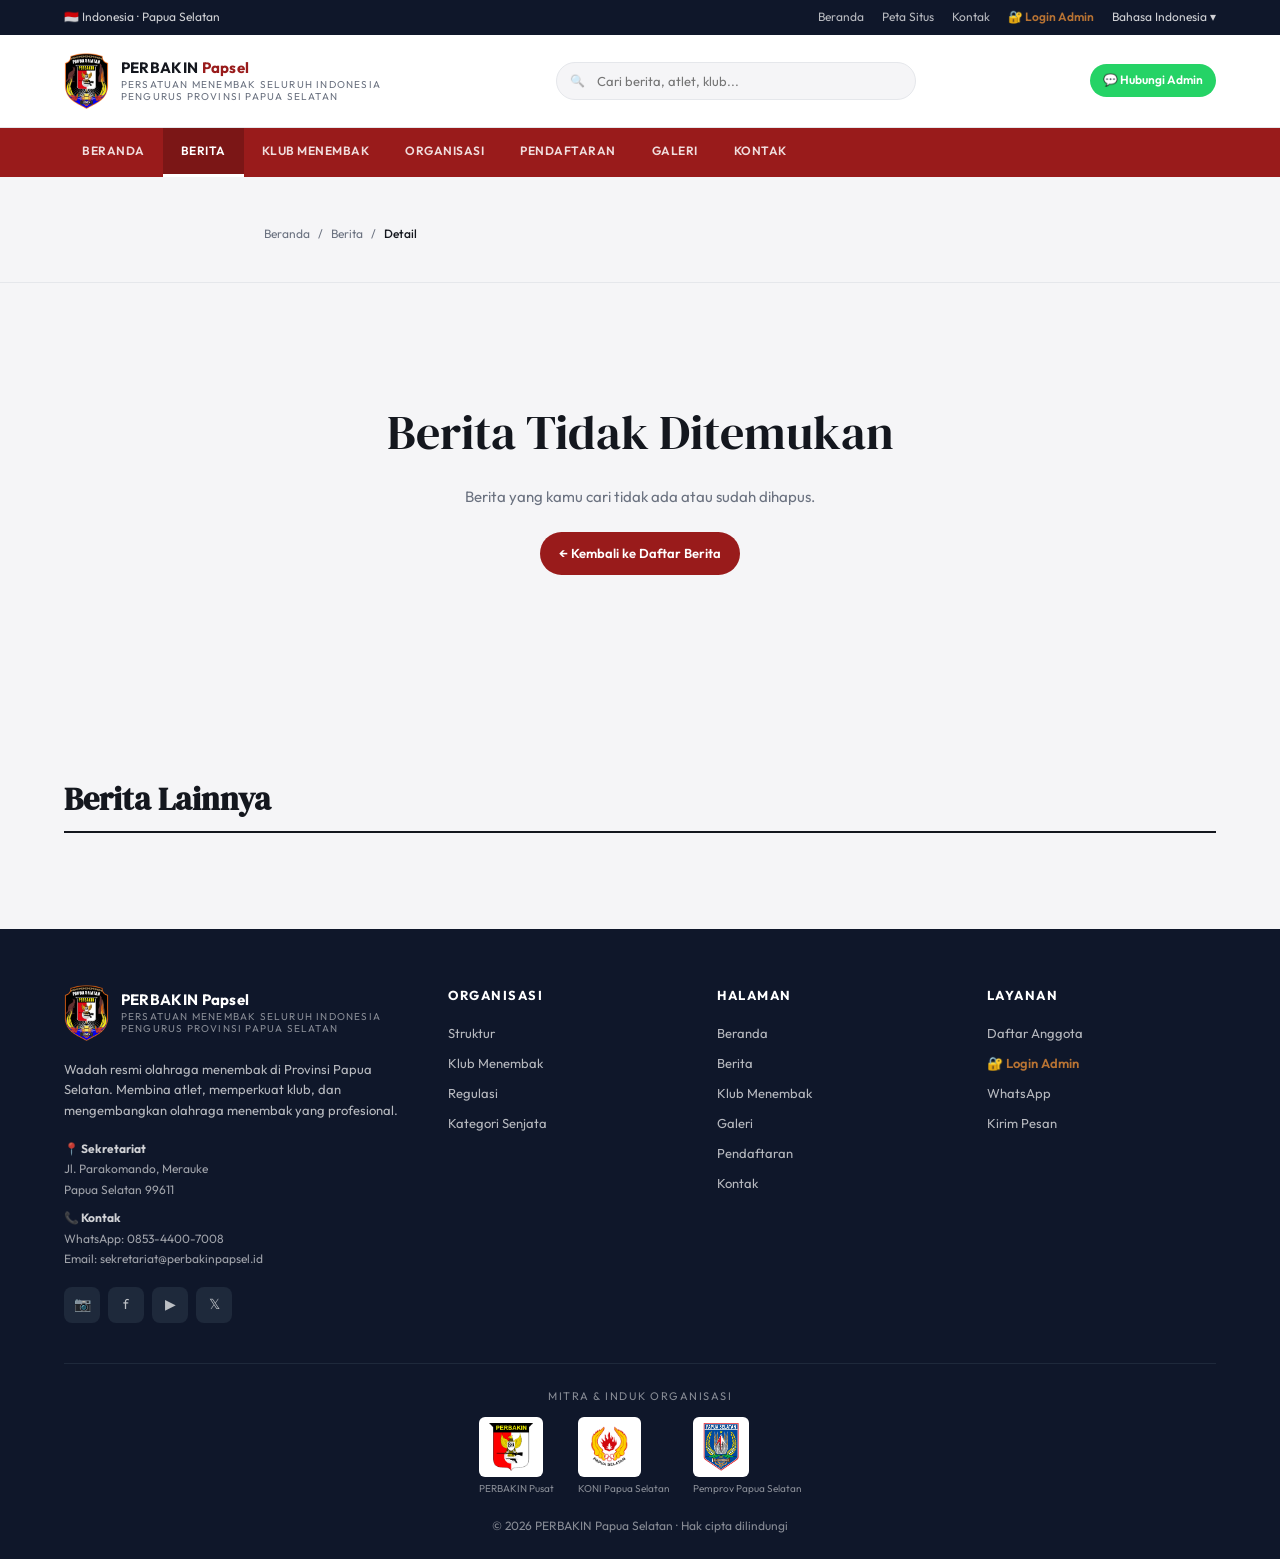
<file: berita-detail.html>
<!DOCTYPE html>
<html lang="id">
<head>
<meta charset="UTF-8" />
<meta name="viewport" content="width=device-width, initial-scale=1.0" />
<title>Detail Berita — PERBAKIN Papua Selatan</title>
<link rel="preconnect" href="https://fonts.googleapis.com">
<link rel="preconnect" href="https://fonts.gstatic.com" crossorigin>
<link href="https://fonts.googleapis.com/css2?family=DM+Serif+Display&family=Outfit:wght@300;400;500;600;700;800&family=JetBrains+Mono:wght@400;500&display=swap" rel="stylesheet">
<link rel="icon" type="image/png" href="assets/logo.png">
<link rel="stylesheet" href="assets/style.css">
<style>
.article-hero { aspect-ratio: 21/9; }
.article-content { font-size: 17px; line-height: 1.8; color: var(--ink-mid); max-width: 720px; margin: 0 auto; }
.article-content p { margin-bottom: 20px; }
.article-content p:first-child::first-letter { font-family: 'DM Serif Display', serif; font-size: 56px; float: left; line-height: 1; margin: 8px 12px 0 0; color: var(--primary); }
</style>
</head>
<body>

<div id="app-header"></div>

<div class="page-header" style="padding-bottom: 24px;">
  <div class="wrapper" style="max-width: 800px;">
    <div class="breadcrumb">
      <a href="index.html">Beranda</a>
      <span class="sep">/</span>
      <a href="berita.html">Berita</a>
      <span class="sep">/</span>
      <span class="current" id="bc-current">Detail</span>
    </div>
  </div>
</div>

<article class="section" id="article-container" style="padding-top: 32px;"></article>

<section class="section" style="background: var(--bg);">
  <div class="wrapper">
    <div class="section-head">
      <h2>Berita Lainnya</h2>
    </div>
    <div class="news-grid" id="related-container"></div>
  </div>
</section>

<div id="app-footer"></div>

<script src="assets/data.js"></script>
<script src="assets/app.js"></script>
<script>
mount('berita');

const id = parseInt(getQueryParam('id'));
const berita = getData('berita').find(b => b.id === id);

if (!berita) {
  document.getElementById('article-container').innerHTML = `
    <div class="wrapper text-center" style="padding: 80px 24px;">
      <h1 class="serif" style="font-size: 48px; margin-bottom: 16px;">Berita Tidak Ditemukan</h1>
      <p class="text-muted">Berita yang kamu cari tidak ada atau sudah dihapus.</p>
      <a href="berita.html" class="btn btn-primary mt-6">← Kembali ke Daftar Berita</a>
    </div>
  `;
} else {
  updateItem('berita', berita.id, { views: (berita.views || 0) + 1 });

  document.title = berita.judul + ' — PERBAKIN Papua Selatan';
  document.getElementById('bc-current').textContent = berita.judul.length > 40 ? berita.judul.substring(0, 40) + '...' : berita.judul;

  const paragraphs = (berita.content || '').split('\n').filter(p => p.trim());
  const coverStyle = getBeritaCoverStyle(berita);
  const coverOverlay = getBeritaCoverOverlay(berita);
  const badge = getBeritaBadge(berita);
  const externalNotice = berita.externalUrl
    ? `<div style="background: #fef3c7; border: 1px solid #f59e0b; padding: 16px; border-radius: 8px; margin: 20px 0; text-align: center;">
        <strong>📰 Berita Eksternal</strong> — artikel ini bersumber dari <strong>${berita.source || 'website lain'}</strong>.<br>
        <a href="${berita.externalUrl}" target="_blank" rel="noopener" class="btn btn-primary" style="margin-top: 12px;">🔗 Baca Lengkap di ${berita.source || 'Website Asal'} →</a>
      </div>` : '';
  const heroHTML = berita.cover
    ? `<div class="article-hero" style="${coverStyle}; border-radius: 16px; margin-bottom: 40px; aspect-ratio: 21/9; position: relative; overflow: hidden;">${coverOverlay}</div>`
    : `<div class="article-hero ${berita.pic || 'pic-grad-1'}" style="border-radius: 16px; margin-bottom: 40px;"></div>`;

  document.getElementById('article-container').innerHTML = `
    <div class="wrapper" style="max-width: 800px;">
      <div style="text-align: center; margin-bottom: 24px;">
        <span class="tag tag-red">${berita.kategori}</span>${badge}
        <h1 class="serif" style="font-size: 42px; line-height: 1.15; margin: 12px 0 16px; max-width: 700px; margin-left: auto; margin-right: auto;">${berita.judul}</h1>
        <div class="text-muted text-sm">📅 ${formatDate(berita.tanggal)} &nbsp;·&nbsp; ✍️ Admin &nbsp;·&nbsp; 👁 <span id="view-count">${berita.views + 1}</span> dilihat</div>
      </div>
      ${heroHTML}
      ${externalNotice}
      <div class="article-content">
        ${paragraphs.map(p => `<p>${p}</p>`).join('')}
      </div>
      <div style="display: flex; gap: 8px; margin-top: 40px; padding-top: 24px; border-top: 1px solid var(--line);">
        <span class="text-muted text-sm">Bagikan:</span>
        <a href="#" onclick="event.preventDefault();showToast('Link disalin!','success')" class="btn btn-sm btn-outline">📋 Copy Link</a>
        <a href="#" onclick="event.preventDefault();showToast('Share ke WhatsApp','success')" class="btn btn-sm btn-wa">💬 WhatsApp</a>
        <a href="#" onclick="event.preventDefault();showToast('Share ke Facebook','success')" class="btn btn-sm btn-blue">f Facebook</a>
      </div>
    </div>
  `;

  const related = getData('berita').filter(b => b.kategori === berita.kategori && b.id !== berita.id).slice(0, 3);
  const others = related.length >= 3 ? related : getData('berita').filter(b => b.id !== berita.id).slice(0, 3);

  document.getElementById('related-container').innerHTML = others.map(b => `
    <a href="${getBeritaHref(b)}" ${getBeritaTarget(b)} class="news-card">
      <div class="news-pic ${b.cover ? '' : (b.pic || 'pic-grad-1')}" style="${getBeritaCoverStyle(b)} position: relative;">
        ${getBeritaCoverOverlay(b)}
        <div class="news-pic-label"><span class="tag tag-red">${b.kategori}</span>${getBeritaBadge(b)}</div>
      </div>
      <div class="news-body">
        <div class="cat">${b.kategori} ${b.externalUrl ? '· <span style="color: #f59e0b;">🔗 Eksternal</span>' : ''}</div>
        <h3>${b.judul}</h3>
        <p>${b.excerpt}</p>
        <div class="meta">📅 ${formatDate(b.tanggal)}</div>
      </div>
    </a>
  `).join('');
}
</script>
</body>
</html>
</file>
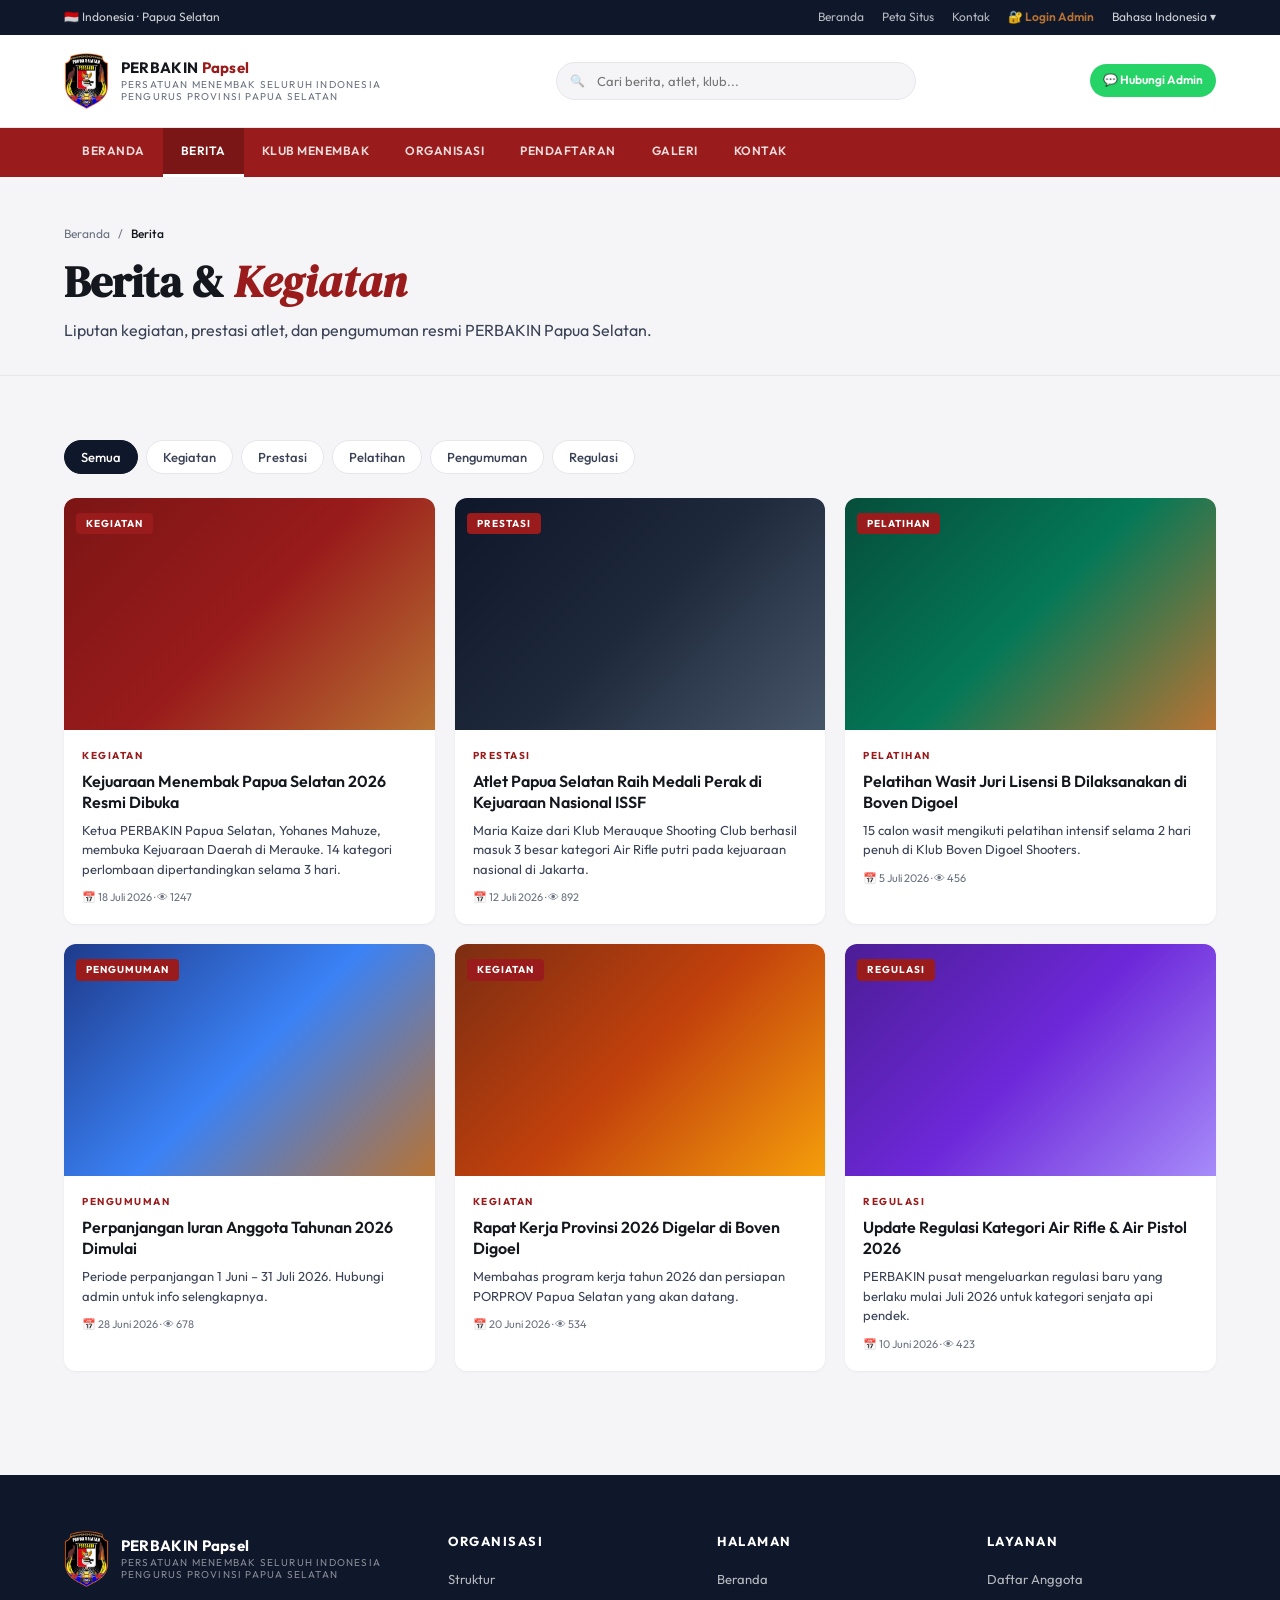
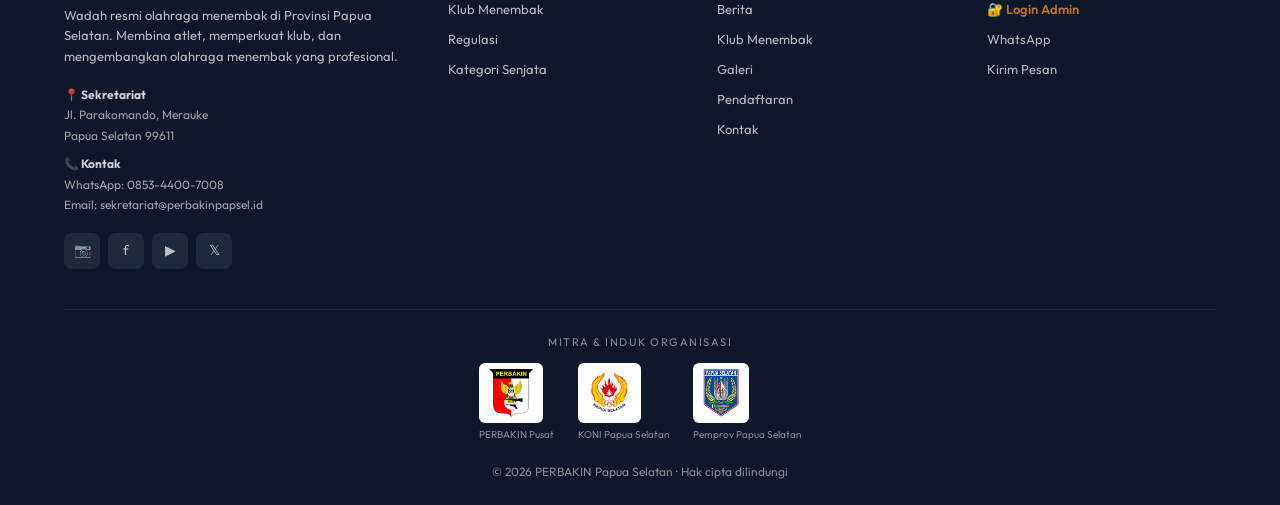
<file: berita.html>
<!DOCTYPE html>
<html lang="id">
<head>
<meta charset="UTF-8" />
<meta name="viewport" content="width=device-width, initial-scale=1.0" />
<title>Berita — PERBAKIN Papua Selatan</title>
<link rel="preconnect" href="https://fonts.googleapis.com">
<link rel="preconnect" href="https://fonts.gstatic.com" crossorigin>
<link href="https://fonts.googleapis.com/css2?family=DM+Serif+Display&family=Outfit:wght@300;400;500;600;700;800&family=JetBrains+Mono:wght@400;500&display=swap" rel="stylesheet">
<link rel="icon" type="image/png" href="assets/logo.png">
<link rel="stylesheet" href="assets/style.css">
</head>
<body>

<div id="app-header"></div>

<div class="page-header">
  <div class="wrapper">
    <div class="breadcrumb">
      <a href="index.html">Beranda</a>
      <span class="sep">/</span>
      <span class="current">Berita</span>
    </div>
    <h1>Berita & <em>Kegiatan</em></h1>
    <p>Liputan kegiatan, prestasi atlet, dan pengumuman resmi PERBAKIN Papua Selatan.</p>
  </div>
</div>

<section class="section">
  <div class="wrapper">
    <div class="filter-bar" id="filter-kategori">
      <button class="filter-btn active" data-kat="all">Semua</button>
      <button class="filter-btn" data-kat="Kegiatan">Kegiatan</button>
      <button class="filter-btn" data-kat="Prestasi">Prestasi</button>
      <button class="filter-btn" data-kat="Pelatihan">Pelatihan</button>
      <button class="filter-btn" data-kat="Pengumuman">Pengumuman</button>
      <button class="filter-btn" data-kat="Regulasi">Regulasi</button>
    </div>
    <div class="news-grid" id="news-grid"></div>
    <div class="pagination" id="pagination"></div>
  </div>
</section>

<div id="app-footer"></div>

<script src="assets/data.js"></script>
<script src="assets/app.js"></script>
<script>
mount('berita');

let currentKat = 'all';
let currentPage = 1;
const perPage = 6;

function renderNews() {
  let all = getData('berita');
  if (currentKat !== 'all') all = all.filter(b => b.kategori === currentKat);

  const q = getQueryParam('q');
  if (q) {
    all = all.filter(b =>
      b.judul.toLowerCase().includes(q.toLowerCase()) ||
      b.excerpt.toLowerCase().includes(q.toLowerCase())
    );
  }

  const total = all.length;
  const totalPages = Math.ceil(total / perPage);
  if (currentPage > totalPages) currentPage = 1;
  const start = (currentPage - 1) * perPage;
  const items = all.slice(start, start + perPage);

  if (items.length === 0) {
    document.getElementById('news-grid').innerHTML = '<p class="text-muted text-center" style="grid-column: 1/-1; padding: 60px 20px;">Tidak ada berita ditemukan.</p>';
    document.getElementById('pagination').innerHTML = '';
    return;
  }

  document.getElementById('news-grid').innerHTML = items.map(b => `
    <a href="${getBeritaHref(b)}" ${getBeritaTarget(b)} class="news-card">
      <div class="news-pic ${b.cover ? '' : (b.pic || 'pic-grad-1')}" style="${getBeritaCoverStyle(b)} position: relative;">
        ${getBeritaCoverOverlay(b)}
        <div class="news-pic-label"><span class="tag tag-red">${b.kategori}</span>${getBeritaBadge(b)}</div>
      </div>
      <div class="news-body">
        <div class="cat">${b.kategori} ${b.externalUrl ? '· <span style="color: #f59e0b;">🔗 Eksternal</span>' : ''}</div>
        <h3>${b.judul}</h3>
        <p>${b.excerpt}</p>
        <div class="meta">📅 ${formatDate(b.tanggal)} · 👁 ${b.views || 0}</div>
      </div>
    </a>
  `).join('');

  if (totalPages > 1) {
    let html = `<button class="page-num" onclick="goPage(${currentPage - 1})" ${currentPage === 1 ? 'disabled style="opacity:0.4"' : ''}>‹ Prev</button>`;
    for (let i = 1; i <= totalPages; i++) {
      html += `<button class="page-num ${i === currentPage ? 'active' : ''}" onclick="goPage(${i})">${i}</button>`;
    }
    html += `<button class="page-num" onclick="goPage(${currentPage + 1})" ${currentPage === totalPages ? 'disabled style="opacity:0.4"' : ''}>Next ›</button>`;
    document.getElementById('pagination').innerHTML = html;
  } else {
    document.getElementById('pagination').innerHTML = '';
  }
}

function goPage(p) {
  currentPage = p;
  renderNews();
  window.scrollTo({ top: 0, behavior: 'smooth' });
}

document.querySelectorAll('#filter-kategori .filter-btn').forEach(btn => {
  btn.addEventListener('click', () => {
    document.querySelectorAll('#filter-kategori .filter-btn').forEach(b => b.classList.remove('active'));
    btn.classList.add('active');
    currentKat = btn.dataset.kat;
    currentPage = 1;
    renderNews();
  });
});

const urlCat = getQueryParam('cat');
if (urlCat) {
  const btn = document.querySelector(`[data-kat="${urlCat}"]`);
  if (btn) btn.click();
}

renderNews();
</script>
</body>
</html>
</file>
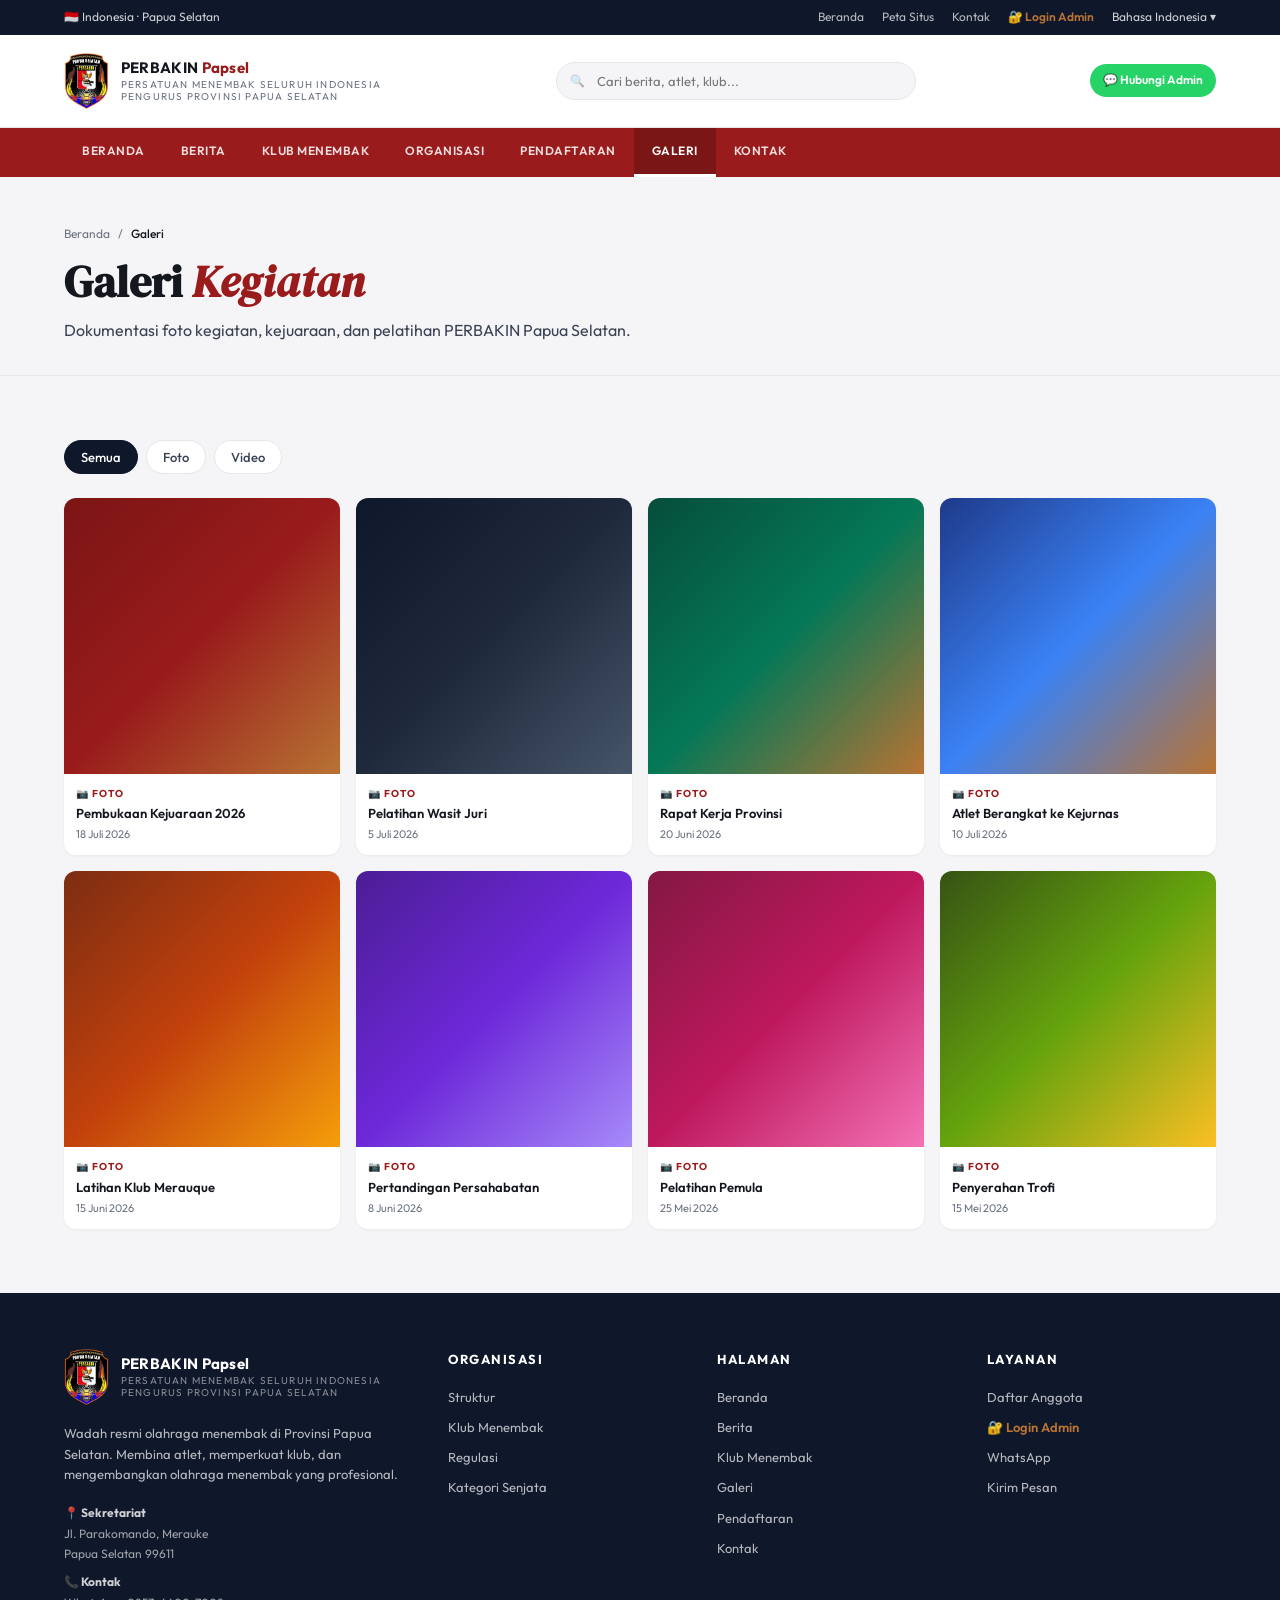
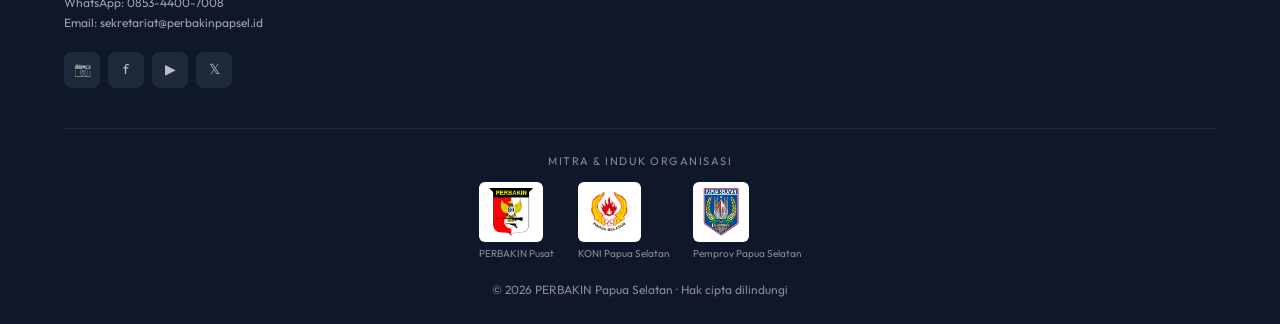
<file: galeri.html>
<!DOCTYPE html>
<html lang="id">
<head>
<meta charset="UTF-8" />
<meta name="viewport" content="width=device-width, initial-scale=1.0" />
<title>Galeri — PERBAKIN Papua Selatan</title>
<link rel="preconnect" href="https://fonts.googleapis.com">
<link rel="preconnect" href="https://fonts.gstatic.com" crossorigin>
<link href="https://fonts.googleapis.com/css2?family=DM+Serif+Display&family=Outfit:wght@300;400;500;600;700;800&family=JetBrains+Mono:wght@400;500&display=swap" rel="stylesheet">
<link rel="icon" type="image/png" href="assets/logo.png">
<link rel="stylesheet" href="assets/style.css">
</head>
<body>

<div id="app-header"></div>

<div class="page-header">
  <div class="wrapper">
    <div class="breadcrumb">
      <a href="index.html">Beranda</a>
      <span class="sep">/</span>
      <span class="current">Galeri</span>
    </div>
    <h1>Galeri <em>Kegiatan</em></h1>
    <p>Dokumentasi foto kegiatan, kejuaraan, dan pelatihan PERBAKIN Papua Selatan.</p>
  </div>
</div>

<section class="section">
  <div class="wrapper">
    <div class="filter-bar" id="filter-galeri">
      <button class="filter-btn active" data-gal="all">Semua</button>
      <button class="filter-btn" data-gal="Foto">Foto</button>
      <button class="filter-btn" data-gal="Video">Video</button>
    </div>
    <div class="galeri-grid" id="galeri-grid" style="grid-template-columns: repeat(4, 1fr);"></div>
  </div>
</section>

<div id="app-footer"></div>

<script src="assets/data.js"></script>
<script src="assets/app.js"></script>
<script>
mount('galeri');

let currentFilter = 'all';
function renderGaleri() {
  let all = getData('galeri');
  if (currentFilter !== 'all') all = all.filter(g => g.kategori === currentFilter);
  if (all.length === 0) {
    document.getElementById('galeri-grid').innerHTML = '<p class="text-muted text-center" style="grid-column: 1/-1; padding: 60px;">Belum ada foto dalam kategori ini.</p>';
    return;
  }
  document.getElementById('galeri-grid').innerHTML = all.map(g => {
    const cover = (g.files && g.files.length > 0 && g.files[0].data) ? g.files[0].data : null;
    const hasVid = g.files && g.files.some(f => f.type && f.type.startsWith('video/'));
    return `
    <div class="galeri-card" onclick="openLightbox(getData('galeri'), ${getData('galeri').findIndex(x => x.id === g.id)})">
      ${cover
        ? `<div class="galeri-pic" style="background-image: url('${cover}'); background-size: cover; background-position: center; position: relative;">${hasVid ? '<div style="position: absolute; top: 50%; left: 50%; transform: translate(-50%, -50%); color: #fff; font-size: 32px; text-shadow: 0 2px 8px rgba(0,0,0,0.6);">▶</div>' : ''}</div>`
        : `<div class="galeri-pic ${g.pic || 'pic-grad-1'}"></div>`}
      <div class="galeri-card-body">
        <div class="cat">${g.kategori === 'Video' ? '🎬' : '📷'} ${g.kategori}${g.files ? ` · ${g.files.length} file` : ''}</div>
        <h4>${g.judul}</h4>
        <div class="text-xs text-muted" style="margin-top: 4px;">${formatDate(g.tanggal)}</div>
      </div>
    </div>
  `;
  }).join('');
}

document.querySelectorAll('#filter-galeri .filter-btn').forEach(btn => {
  btn.addEventListener('click', () => {
    document.querySelectorAll('#filter-galeri .filter-btn').forEach(b => b.classList.remove('active'));
    btn.classList.add('active');
    currentFilter = btn.dataset.gal;
    renderGaleri();
  });
});

renderGaleri();
</script>
</body>
</html>
</file>
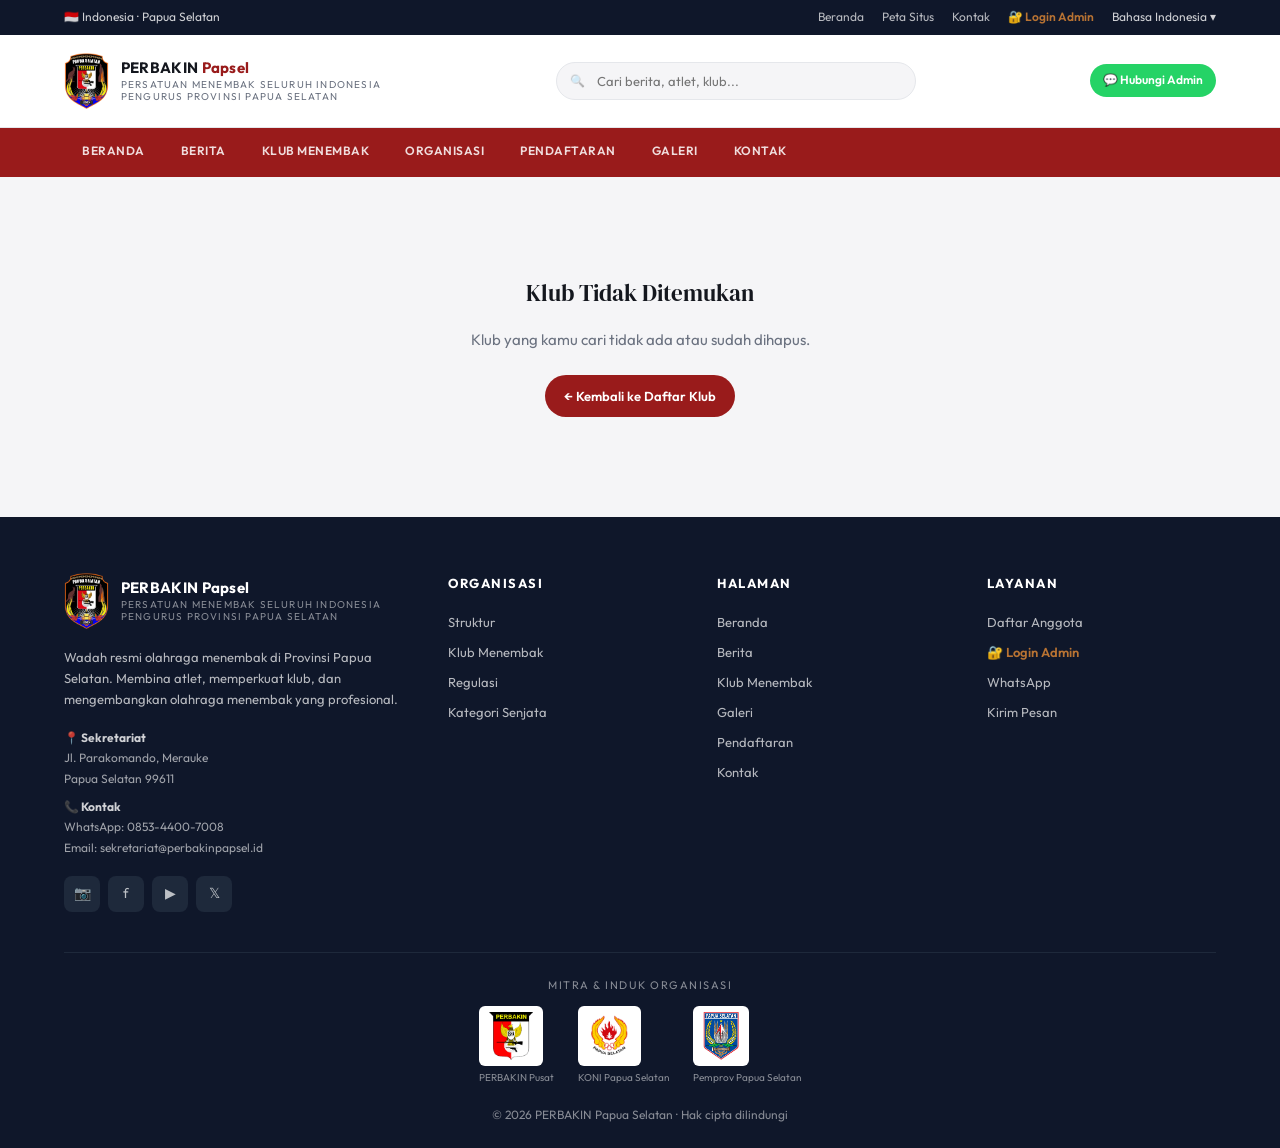
<file: klub-detail.html>
<!DOCTYPE html>
<html lang="id">
<head>
<meta charset="UTF-8" />
<meta name="viewport" content="width=device-width, initial-scale=1.0" />
<title>Detail Klub — PERBAKIN Papua Selatan</title>
<link rel="preconnect" href="https://fonts.googleapis.com">
<link rel="preconnect" href="https://fonts.gstatic.com" crossorigin>
<link href="https://fonts.googleapis.com/css2?family=DM+Serif+Display&family=Outfit:wght@300;400;500;600;700;800&family=JetBrains+Mono:wght@400;500&display=swap" rel="stylesheet">
<link rel="icon" type="image/png" href="assets/logo.png">
<link rel="stylesheet" href="assets/style.css">
<style>
  .klub-hero {
    background: linear-gradient(135deg, var(--secondary), #1e293b);
    color: #fff;
    padding: 60px 0 40px;
  }
  .klub-hero-inner {
    display: flex;
    align-items: center;
    gap: 32px;
  }
  .klub-hero-logo {
    width: 140px; height: 140px;
    border-radius: 20px;
    background: rgba(255,255,255,0.1);
    border: 3px solid var(--accent);
    display: flex; align-items: center; justify-content: center;
    font-family: 'DM Serif Display', serif; font-size: 48px; color: var(--accent);
    overflow: hidden; flex-shrink: 0;
  }
  .klub-hero-logo img { width: 100%; height: 100%; object-fit: cover; }
  .klub-hero-info h1 { font-family: 'DM Serif Display', serif; font-size: 38px; line-height: 1.1; margin-bottom: 8px; }
  .klub-hero-info .singkatan { font-size: 12px; color: var(--accent); letter-spacing: 2px; text-transform: uppercase; margin-bottom: 4px; }
  .klub-hero-meta { display: flex; gap: 16px; flex-wrap: wrap; margin-top: 16px; font-size: 13px; opacity: 0.9; }
  .klub-section { background: #fff; padding: 32px; border-radius: 16px; border: 1px solid var(--line); margin-bottom: 20px; }
  .klub-section h2 { font-family: 'DM Serif Display', serif; font-size: 22px; margin-bottom: 16px; color: var(--ink); display: flex; align-items: center; gap: 8px; }
  .pengurus-list, .atlet-list { list-style: none; padding: 0; }
  .pengurus-list li, .atlet-list li {
    padding: 10px 14px;
    background: var(--bg);
    border-radius: 8px;
    margin-bottom: 8px;
    font-size: 14px;
    display: flex;
    align-items: center;
    gap: 12px;
  }
  .pengurus-list li::before { content: "👤"; }
  .atlet-list li::before { content: "🎯"; }
  .kontak-grid { display: grid; grid-template-columns: repeat(2, 1fr); gap: 12px; }
  .kontak-item { display: flex; gap: 10px; align-items: start; padding: 10px; background: var(--bg); border-radius: 8px; }
  .kontak-item .icon { width: 32px; height: 32px; border-radius: 8px; display: flex; align-items: center; justify-content: center; font-size: 16px; flex-shrink: 0; }
  .kontak-item .text { flex: 1; font-size: 13px; word-break: break-word; }
  .kontak-item .label { font-size: 10px; color: var(--muted); text-transform: uppercase; letter-spacing: 1px; margin-bottom: 2px; }
  .sosmed-row { display: flex; gap: 8px; flex-wrap: wrap; }
  .sosmed-btn {
    display: inline-flex; align-items: center; gap: 6px;
    padding: 8px 14px;
    border-radius: 8px;
    font-size: 13px;
    text-decoration: none;
    color: #fff;
    transition: opacity 0.2s;
  }
  .sosmed-btn:hover { opacity: 0.85; }
  .sosmed-ig { background: linear-gradient(45deg, #f09433, #e6683c, #dc2743, #cc2366, #bc1888); }
  .sosmed-fb { background: #1877f2; }
  .sosmed-yt { background: #ff0000; }
  .sosmed-wa { background: #25D366; }
  @media (max-width: 700px) {
    .klub-hero-inner { flex-direction: column; text-align: center; }
    .kontak-grid { grid-template-columns: 1fr; }
    .klub-hero-info h1 { font-size: 28px; }
  }
</style>
</head>
<body>

<div id="app-header"></div>
<div id="klub-detail-container"></div>
<div id="app-footer"></div>

<script src="assets/data.js"></script>
<script src="assets/app.js"></script>
<script>
mount();

const params = new URLSearchParams(window.location.search);
const id = parseInt(params.get('id'));
const klub = getData('klub').find(k => k.id === id);

if (!klub) {
  document.getElementById('klub-detail-container').innerHTML = `
    <section class="section" style="text-align: center; padding: 100px 20px;">
      <div class="wrapper">
        <h1 class="serif" style="margin-bottom: 16px;">Klub Tidak Ditemukan</h1>
        <p class="text-muted">Klub yang kamu cari tidak ada atau sudah dihapus.</p>
        <a href="klub.html" class="btn btn-primary mt-6">← Kembali ke Daftar Klub</a>
      </div>
    </section>
  `;
} else {
  document.title = klub.nama + ' — PERBAKIN Papua Selatan';

  // Parse pengurus (format: "Jabatan: Nama" per line)
  const pengurusList = (klub.pengurusDetail || '').split('\n').filter(l => l.trim()).map(line => {
    const parts = line.split(':');
    return parts.length > 1
      ? `<li><strong>${parts[0].trim()}</strong> — ${parts.slice(1).join(':').trim()}</li>`
      : `<li>${line.trim()}</li>`;
  }).join('');

  // Parse atlet (format: "Nama - Kategori" per line)
  const atletList = (klub.atletDetail || '').split('\n').filter(l => l.trim()).map(line => {
    const parts = line.split('-');
    return parts.length > 1
      ? `<li>${parts[0].trim()} <span style="color: var(--muted); font-size: 12px;">— ${parts.slice(1).join('-').trim()}</span></li>`
      : `<li>${line.trim()}</li>`;
  }).join('');

  const waNumber = (klub.telp || '').replace(/\D/g, '');
  const waLink = waNumber ? `https://wa.me/${waNumber.startsWith('0') ? '62' + waNumber.substring(1) : waNumber}` : null;

  document.getElementById('klub-detail-container').innerHTML = `
    <section class="klub-hero">
      <div class="wrapper">
        <div class="klub-hero-inner">
          <div class="klub-hero-logo">${klub.logo ? `<img src="${klub.logo}" alt="${klub.nama}">` : (klub.singkatan || klub.nama.substring(0, 2)).toUpperCase()}</div>
          <div class="klub-hero-info">
            <div class="singkatan">${klub.singkatan || ''}</div>
            <h1>${klub.nama}</h1>
            <p style="opacity: 0.85; margin-top: 8px;">${klub.deskripsi || ''}</p>
            <div class="klub-hero-meta">
              <span>📍 ${klub.kabupaten}</span>
              <span>📅 Berdiri ${klub.tahun}</span>
              <span>👥 ${klub.atlet} atlet</span>
              <span>🎯 ${klub.kategori} kategori</span>
              <span class="tag ${klub.status === 'Aktif' ? 'tag-green' : 'tag-amber'}" style="font-size: 11px;">${klub.status}</span>
            </div>
          </div>
        </div>
      </div>
    </section>

    <section class="section">
      <div class="wrapper" style="max-width: 900px;">

        ${pengurusList ? `
        <div class="klub-section">
          <h2>👤 Susunan Pengurus</h2>
          <ul class="pengurus-list">${pengurusList}</ul>
        </div>
        ` : ''}

        ${atletList ? `
        <div class="klub-section">
          <h2>🎯 Daftar Atlet</h2>
          <ul class="atlet-list">${atletList}</ul>
        </div>
        ` : ''}

        ${(klub.alamat || klub.telp || klub.email) ? `
        <div class="klub-section">
          <h2>📞 Kontak & Alamat</h2>
          <div class="kontak-grid">
            ${klub.alamat ? `
            <div class="kontak-item">
              <div class="icon" style="background: #fde7e7; color: #991b1b;">📍</div>
              <div class="text">
                <div class="label">Alamat</div>
                ${klub.alamat}
              </div>
            </div>` : ''}
            ${klub.telp ? `
            <div class="kontak-item">
              <div class="icon" style="background: #dcfce7; color: #15803d;">📱</div>
              <div class="text">
                <div class="label">Telepon / WhatsApp</div>
                ${waLink ? `<a href="${waLink}" target="_blank" style="color: var(--ink);">${klub.telp}</a>` : klub.telp}
              </div>
            </div>` : ''}
            ${klub.email ? `
            <div class="kontak-item">
              <div class="icon" style="background: #dbeafe; color: #1e40af;">✉️</div>
              <div class="text">
                <div class="label">Email</div>
                <a href="mailto:${klub.email}" style="color: var(--ink);">${klub.email}</a>
              </div>
            </div>` : ''}
          </div>
          ${waLink ? `
          <div style="margin-top: 16px;">
            <a href="${waLink}" target="_blank" class="btn btn-wa">💬 Hubungi via WhatsApp</a>
          </div>
          ` : ''}
        </div>
        ` : ''}

        ${(klub.instagram || klub.facebook || klub.youtube) ? `
        <div class="klub-section">
          <h2>🌐 Media Sosial</h2>
          <div class="sosmed-row">
            ${klub.instagram ? `<a href="${klub.instagram}" target="_blank" rel="noopener" class="sosmed-btn sosmed-ig">📷 Instagram</a>` : ''}
            ${klub.facebook ? `<a href="${klub.facebook}" target="_blank" rel="noopener" class="sosmed-btn sosmed-fb">f Facebook</a>` : ''}
            ${klub.youtube ? `<a href="${klub.youtube}" target="_blank" rel="noopener" class="sosmed-btn sosmed-yt">▶ YouTube</a>` : ''}
            ${waLink ? `<a href="${waLink}" target="_blank" rel="noopener" class="sosmed-btn sosmed-wa">💬 WhatsApp</a>` : ''}
          </div>
        </div>
        ` : ''}

        <div style="text-align: center; margin-top: 32px;">
          <a href="klub.html" class="btn btn-outline">← Kembali ke Daftar Klub</a>
        </div>

      </div>
    </section>
  `;
}
</script>
</body>
</html>
</file>
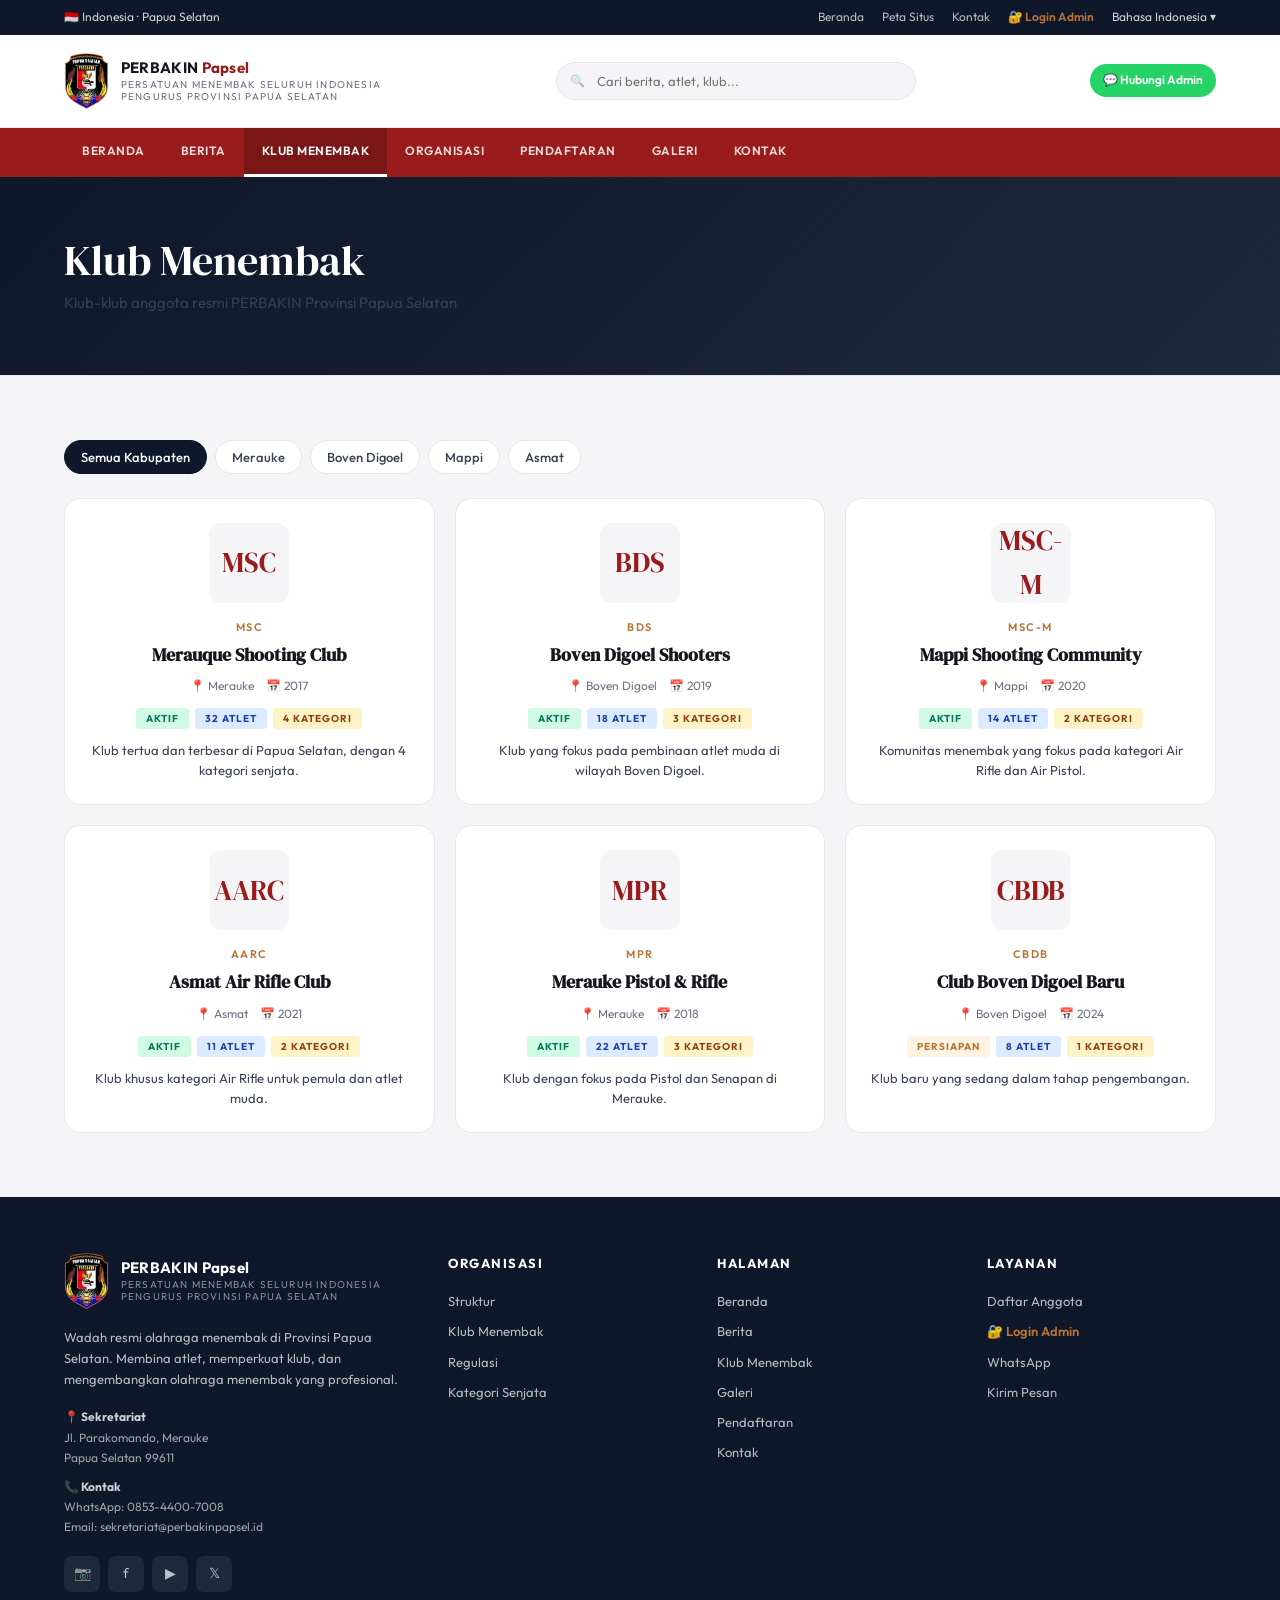
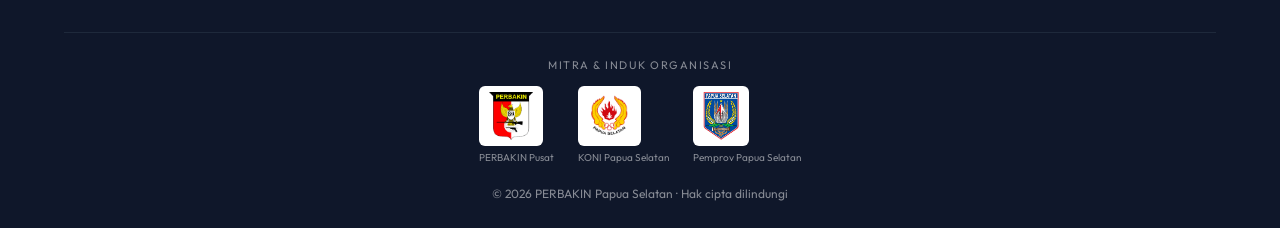
<file: klub.html>
<!DOCTYPE html>
<html lang="id">
<head>
<meta charset="UTF-8" />
<meta name="viewport" content="width=device-width, initial-scale=1.0" />
<title>Klub Menembak — PERBAKIN Papua Selatan</title>
<link rel="preconnect" href="https://fonts.googleapis.com">
<link rel="preconnect" href="https://fonts.gstatic.com" crossorigin>
<link href="https://fonts.googleapis.com/css2?family=DM+Serif+Display&family=Outfit:wght@300;400;500;600;700;800&family=JetBrains+Mono:wght@400;500&display=swap" rel="stylesheet">
<link rel="icon" type="image/png" href="assets/logo.png">
<link rel="stylesheet" href="assets/style.css">
<style>
  .klub-grid { display: grid; grid-template-columns: repeat(3, 1fr); gap: 20px; }
  .klub-card {
    background: #fff;
    border: 1px solid var(--line);
    border-radius: 16px;
    padding: 24px;
    text-align: center;
    transition: all 0.2s;
    cursor: pointer;
    text-decoration: none;
    color: inherit;
    display: block;
  }
  .klub-card:hover { transform: translateY(-4px); box-shadow: 0 12px 32px -8px rgba(0,0,0,0.1); border-color: var(--accent); }
  .klub-logo { width: 80px; height: 80px; margin: 0 auto 16px; border-radius: 12px; background: var(--bg); display: flex; align-items: center; justify-content: center; font-family: 'DM Serif Display', serif; font-size: 28px; color: var(--primary); overflow: hidden; }
  .klub-logo img { width: 100%; height: 100%; object-fit: cover; }
  .klub-card h3 { font-family: 'DM Serif Display', serif; font-size: 18px; line-height: 1.2; margin-bottom: 6px; color: var(--ink); }
  .klub-singkatan { font-size: 11px; color: var(--accent); font-weight: 600; letter-spacing: 1.5px; text-transform: uppercase; margin-bottom: 8px; }
  .klub-meta { font-size: 12px; color: var(--muted); margin: 12px 0; display: flex; justify-content: center; gap: 12px; flex-wrap: wrap; }
  .klub-desc { font-size: 13px; color: var(--ink-mid); line-height: 1.5; margin-top: 12px; }
  .filter-bar { display: flex; gap: 8px; flex-wrap: wrap; margin-bottom: 24px; }
  @media (max-width: 900px) { .klub-grid { grid-template-columns: repeat(2, 1fr); } }
  @media (max-width: 600px) { .klub-grid { grid-template-columns: 1fr; } }
</style>
</head>
<body>

<div id="app-header"></div>

<section class="page-header" style="background: linear-gradient(135deg, var(--secondary), #1e293b); color: #fff; padding: 60px 0;">
  <div class="wrapper">
    <h1 class="serif" style="font-size: 42px; margin-bottom: 8px;">Klub Menembak</h1>
    <p style="opacity: 0.9; font-size: 15px;">Klub-klub anggota resmi PERBAKIN Provinsi Papua Selatan</p>
  </div>
</section>

<section class="section">
  <div class="wrapper">
    <div class="filter-bar" id="filter-kab">
      <button class="filter-btn active" data-kab="all">Semua Kabupaten</button>
      <button class="filter-btn" data-kab="Merauke">Merauke</button>
      <button class="filter-btn" data-kab="Boven Digoel">Boven Digoel</button>
      <button class="filter-btn" data-kab="Mappi">Mappi</button>
      <button class="filter-btn" data-kab="Asmat">Asmat</button>
    </div>
    <div class="klub-grid" id="klub-grid"></div>
  </div>
</section>

<div id="app-footer"></div>

<script src="assets/data.js"></script>
<script src="assets/app.js"></script>
<script>
mount('klub');

let currentKab = 'all';
function renderKlubList() {
  let all = getData('klub');
  if (currentKab !== 'all') all = all.filter(k => k.kabupaten === currentKab);
  if (all.length === 0) {
    document.getElementById('klub-grid').innerHTML = '<p class="text-muted text-center" style="grid-column: 1/-1; padding: 60px;">Belum ada klub di kabupaten ini.</p>';
    return;
  }
  document.getElementById('klub-grid').innerHTML = all.map(k => `
    <a href="klub-detail.html?id=${k.id}" class="klub-card">
      <div class="klub-logo">${k.logo ? `<img src="${k.logo}" alt="${k.nama}">` : (k.singkatan || k.nama.substring(0, 2)).toUpperCase()}</div>
      <div class="klub-singkatan">${k.singkatan || ''}</div>
      <h3>${k.nama}</h3>
      <div class="klub-meta">
        <span>📍 ${k.kabupaten}</span>
        <span>📅 ${k.tahun}</span>
      </div>
      <div style="display: flex; justify-content: center; gap: 6px; flex-wrap: wrap; margin-top: 8px;">
        <span class="tag ${k.status === 'Aktif' ? 'tag-green' : 'tag-amber'}" style="font-size: 10px;">${k.status}</span>
        <span class="tag" style="background: #dbeafe; color: #1e40af; font-size: 10px;">${k.atlet} atlet</span>
        <span class="tag" style="background: #fef3c7; color: #92400e; font-size: 10px;">${k.kategori} kategori</span>
      </div>
      ${k.deskripsi ? `<p class="klub-desc">${k.deskripsi.substring(0, 100)}${k.deskripsi.length > 100 ? '...' : ''}</p>` : ''}
    </a>
  `).join('');
}

document.querySelectorAll('#filter-kab .filter-btn').forEach(btn => {
  btn.addEventListener('click', () => {
    document.querySelectorAll('#filter-kab .filter-btn').forEach(b => b.classList.remove('active'));
    btn.classList.add('active');
    currentKab = btn.dataset.kab;
    renderKlubList();
  });
});

renderKlubList();
</script>
</body>
</html>
</file>
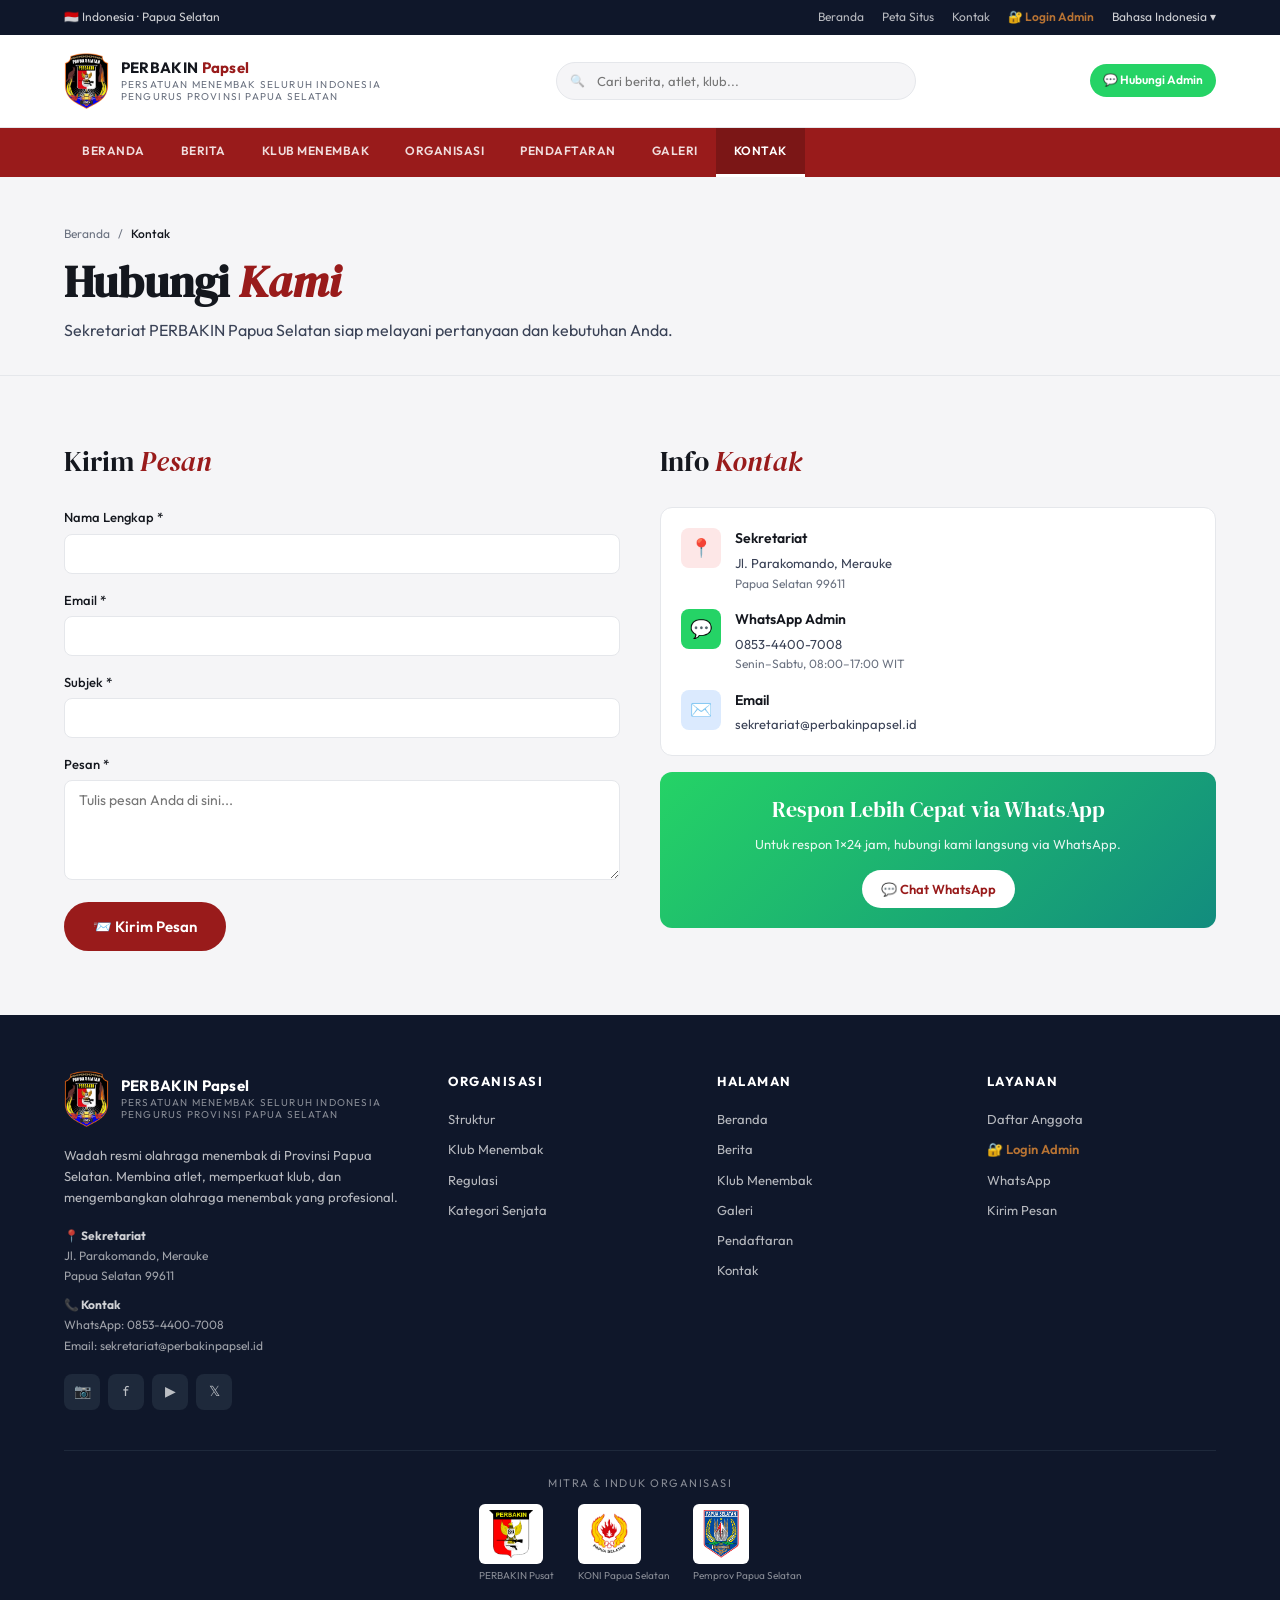
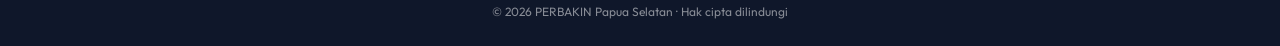
<file: kontak.html>
<!DOCTYPE html>
<html lang="id">
<head>
<meta charset="UTF-8" />
<meta name="viewport" content="width=device-width, initial-scale=1.0" />
<title>Kontak — PERBAKIN Papua Selatan</title>
<link rel="preconnect" href="https://fonts.googleapis.com">
<link rel="preconnect" href="https://fonts.gstatic.com" crossorigin>
<link href="https://fonts.googleapis.com/css2?family=DM+Serif+Display&family=Outfit:wght@300;400;500;600;700;800&family=JetBrains+Mono:wght@400;500&display=swap" rel="stylesheet">
<link rel="icon" type="image/png" href="assets/logo.png">
<link rel="stylesheet" href="assets/style.css">
</head>
<body>

<div id="app-header"></div>

<div class="page-header">
  <div class="wrapper">
    <div class="breadcrumb">
      <a href="index.html">Beranda</a>
      <span class="sep">/</span>
      <span class="current">Kontak</span>
    </div>
    <h1>Hubungi <em>Kami</em></h1>
    <p>Sekretariat PERBAKIN Papua Selatan siap melayani pertanyaan dan kebutuhan Anda.</p>
  </div>
</div>

<section class="section">
  <div class="wrapper">
    <div style="display: grid; grid-template-columns: 1fr 1fr; gap: 40px;">
      <div>
        <h2 class="serif" style="font-size: 28px; margin-bottom: 24px;">Kirim <em style="color: var(--primary); font-style: italic;">Pesan</em></h2>
        <form id="form-kontak" onsubmit="submitKontak(event)">
          <div class="form-group">
            <label>Nama Lengkap *</label>
            <input type="text" class="form-input" required>
          </div>
          <div class="form-group">
            <label>Email *</label>
            <input type="email" class="form-input" required>
          </div>
          <div class="form-group">
            <label>Subjek *</label>
            <input type="text" class="form-input" required>
          </div>
          <div class="form-group">
            <label>Pesan *</label>
            <textarea class="form-textarea" required placeholder="Tulis pesan Anda di sini..."></textarea>
          </div>
          <button type="submit" class="btn btn-primary btn-lg">📨 Kirim Pesan</button>
        </form>
      </div>

      <div>
        <h2 class="serif" style="font-size: 28px; margin-bottom: 24px;">Info <em style="color: var(--primary); font-style: italic;">Kontak</em></h2>

        <div id="kontak-cards" style="background: #fff; border: 1px solid var(--line); border-radius: 12px; padding: 20px; margin-bottom: 16px;">
          <!-- Rendered by JS -->
        </div>

        <div style="background: linear-gradient(135deg, var(--wa), var(--wa-dark)); color: #fff; border-radius: 12px; padding: 20px; text-align: center;">
          <h3 class="serif" style="font-size: 22px; margin-bottom: 8px; font-weight: 400;">Respon Lebih Cepat via WhatsApp</h3>
          <p style="font-size: 13px; opacity: 0.9; margin-bottom: 16px;">Untuk respon 1×24 jam, hubungi kami langsung via WhatsApp.</p>
          <button class="btn btn-white" onclick="openWA('Halo Admin, saya ingin bertanya tentang PERBAKIN Papua Selatan.')">💬 Chat WhatsApp</button>
        </div>
      </div>
    </div>
  </div>
</section>

<div id="app-footer"></div>

<script src="assets/data.js"></script>
<script src="assets/app.js"></script>
<script>
mount('kontak');

function renderKontakCards() {
  const k = getData('kontak');
  const items = ['sekretariat', 'whatsapp', 'email'];
  const html = items.map(key => {
    const item = k[key];
    if (!item) return '';
    return `
      <div style="display: flex; gap: 14px; align-items: start; ${key !== 'email' ? 'margin-bottom: 16px;' : ''}">
        <div style="width: 40px; height: 40px; border-radius: 8px; background: ${item.iconBg}; color: ${item.iconColor}; display: flex; align-items: center; justify-content: center; font-size: 18px; flex-shrink: 0;">${item.icon}</div>
        <div>
          <h4 style="font-size: 14px; font-weight: 600; margin-bottom: 4px;">${item.label}</h4>
          <p style="font-size: 13px; color: var(--ink-mid); line-height: 1.5;">${item.judul}${item.subjudul ? '<br/><span style="color: var(--muted); font-size: 12px;">' + item.subjudul + '</span>' : ''}</p>
        </div>
      </div>
    `;
  }).join('');
  document.getElementById('kontak-cards').innerHTML = html;
}
renderKontakCards();

function submitKontak(e) {
  e.preventDefault();
  const form = e.target;
  const inputs = form.querySelectorAll('input, textarea');
  const data = {
    id: Date.now(),
    nama: inputs[0].value,
    email: inputs[1].value,
    subjek: inputs[2].value,
    pesan: inputs[3].value,
    tanggal: new Date().toISOString(),
    status: 'Baru'
  };

  const messages = JSON.parse(localStorage.getItem('perbakin_messages') || '[]');
  messages.unshift(data);
  localStorage.setItem('perbakin_messages', JSON.stringify(messages));

  showToast('Pesan terkirim! Admin akan membalas via email.', 'success');
  form.reset();
}
</script>
</body>
</html>
</file>
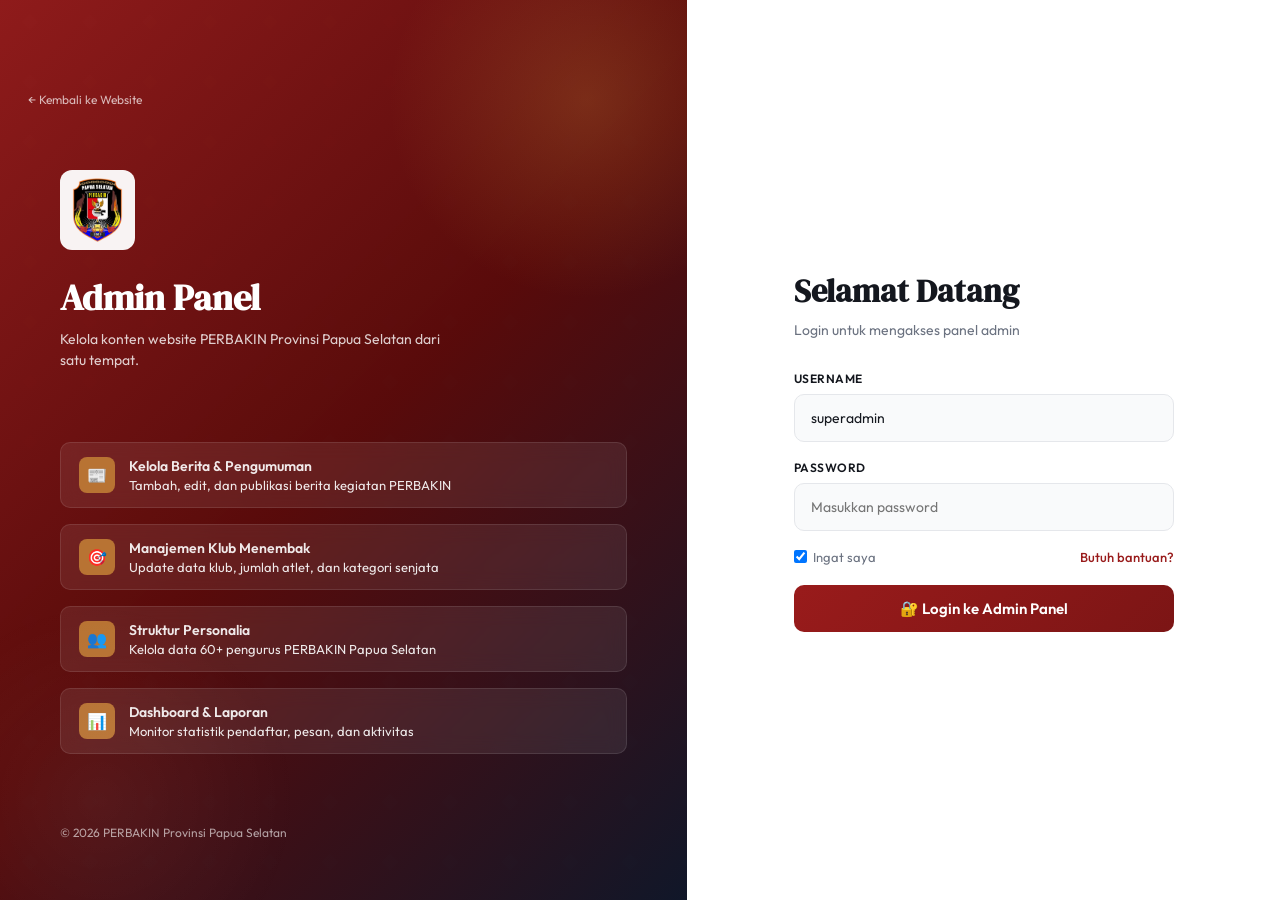
<file: login.html>
<!DOCTYPE html>
<html lang="id">
<head>
<meta charset="UTF-8" />
<meta name="viewport" content="width=device-width, initial-scale=1.0" />
<title>Login Admin — PERBAKIN Papua Selatan</title>
<link rel="preconnect" href="https://fonts.googleapis.com">
<link rel="preconnect" href="https://fonts.gstatic.com" crossorigin>
<link href="https://fonts.googleapis.com/css2?family=DM+Serif+Display&family=Outfit:wght@300;400;500;600;700;800&family=JetBrains+Mono:wght@400;500&display=swap" rel="stylesheet">
<link rel="icon" type="image/png" href="assets/logo.png">
<style>
  *, *::before, *::after { box-sizing: border-box; margin: 0; padding: 0; }
  body { font-family: 'Outfit', sans-serif; min-height: 100vh; background: #1f1d1a; color: #fff; display: flex; }
  a { color: inherit; text-decoration: none; }

  /* LEFT SIDE - Branding */
  .login-left {
    flex: 1.2;
    background:
      linear-gradient(135deg, rgba(153,27,27,0.92) 0%, rgba(91,10,10,0.95) 50%, rgba(15,23,42,0.95) 100%),
      url("data:image/svg+xml,%3Csvg xmlns='http://www.w3.org/2000/svg' width='60' height='60' viewBox='0 0 60 60'%3E%3Cpath d='M30 30l-8-8 8-8 8 8z' fill='%23ffffff' fill-opacity='0.04'/%3E%3C/svg%3E");
    padding: 60px;
    display: flex;
    flex-direction: column;
    justify-content: space-between;
    position: relative;
    overflow: hidden;
  }
  .login-left::before {
    content: "";
    position: absolute;
    top: -100px;
    right: -100px;
    width: 400px;
    height: 400px;
    border-radius: 50%;
    background: radial-gradient(circle, rgba(184,115,51,0.3), transparent 70%);
  }
  .login-left::after {
    content: "";
    position: absolute;
    bottom: -100px;
    left: -100px;
    width: 400px;
    height: 400px;
    border-radius: 50%;
    background: radial-gradient(circle, rgba(255,255,255,0.05), transparent 70%);
  }
  .login-brand { position: relative; }
  .login-brand img { height: 80px; width: auto; margin-bottom: 24px; background: rgba(255,255,255,0.95); padding: 8px 12px; border-radius: 12px; }
  .login-brand h1 { font-family: 'DM Serif Display', serif; font-size: 36px; line-height: 1.1; margin-bottom: 12px; }
  .login-brand .subtitle { font-size: 14px; opacity: 0.8; line-height: 1.5; max-width: 400px; }

  .features { position: relative; display: flex; flex-direction: column; gap: 16px; }
  .feature-item { display: flex; align-items: center; gap: 14px; padding: 14px 18px; background: rgba(255,255,255,0.08); backdrop-filter: blur(10px); border: 1px solid rgba(255,255,255,0.1); border-radius: 10px; }
  .feature-item .icon { width: 36px; height: 36px; border-radius: 8px; background: var(--accent, #b87333); color: #fff; display: flex; align-items: center; justify-content: center; font-size: 16px; flex-shrink: 0; }
  .feature-item .text { font-size: 13px; opacity: 0.9; }
  .feature-item .text strong { display: block; font-size: 14px; font-weight: 600; opacity: 1; margin-bottom: 2px; }

  .login-footnote { position: relative; font-size: 12px; opacity: 0.6; }

  /* RIGHT SIDE - Login Form */
  .login-right {
    flex: 1;
    background: #fff;
    color: #14171e;
    padding: 60px;
    display: flex;
    align-items: center;
    justify-content: center;
  }
  .login-box { width: 100%; max-width: 380px; }
  .login-box h2 { font-family: 'DM Serif Display', serif; font-size: 32px; margin-bottom: 8px; }
  .login-box p { color: #6b7280; font-size: 14px; margin-bottom: 32px; }
  .form-group { margin-bottom: 18px; }
  .form-group label { display: block; font-size: 12px; font-weight: 600; color: #14171e; margin-bottom: 8px; letter-spacing: 0.5px; text-transform: uppercase; }
  .form-input {
    width: 100%; padding: 14px 16px;
    background: #f9fafb;
    border: 1.5px solid #e5e7eb;
    border-radius: 10px;
    font-size: 14px;
    color: #14171e;
    transition: all 0.15s;
    font-family: inherit;
  }
  .form-input:focus { outline: none; border-color: #991b1b; background: #fff; box-shadow: 0 0 0 3px rgba(153,27,27,0.1); }
  .form-options { display: flex; align-items: center; justify-content: space-between; margin-bottom: 20px; font-size: 13px; }
  .form-options label { display: flex; align-items: center; gap: 6px; color: #6b7280; cursor: pointer; }
  .form-options a { color: #991b1b; font-weight: 500; }
  .btn-login {
    width: 100%; padding: 14px 20px;
    background: linear-gradient(135deg, #991b1b 0%, #7c1515 100%);
    color: #fff;
    border: none;
    border-radius: 10px;
    font-size: 15px;
    font-weight: 600;
    cursor: pointer;
    transition: all 0.2s;
    font-family: inherit;
  }
  .btn-login:hover { transform: translateY(-1px); box-shadow: 0 8px 20px -4px rgba(153,27,27,0.3); }
  .login-divider { display: flex; align-items: center; gap: 16px; margin: 24px 0; color: #6b7280; font-size: 12px; }
  .login-divider::before, .login-divider::after { content: ""; flex: 1; height: 1px; background: #e5e7eb; }
  .btn-secondary {
    width: 100%; padding: 12px 20px;
    background: #fff;
    color: #14171e;
    border: 1.5px solid #e5e7eb;
    border-radius: 10px;
    font-size: 14px;
    font-weight: 500;
    cursor: pointer;
    transition: all 0.15s;
    font-family: inherit;
    display: inline-flex; align-items: center; justify-content: center; gap: 8px;
  }
  .btn-secondary:hover { border-color: #14171e; }
  .login-back { position: absolute; top: 32px; right: 32px; font-size: 12px; color: #6b7280; display: flex; align-items: center; gap: 6px; }
  .login-back:hover { color: #991b1b; }

  @media (max-width: 900px) {
    body { flex-direction: column; }
    .login-left { padding: 32px; min-height: 280px; }
    .login-right { padding: 32px; }
  }
</style>
</head>
<body>

  <!-- LEFT: Branding -->
  <div class="login-left">
    <a href="index.html" class="login-back" style="position: relative; margin-bottom: 24px; display: inline-flex; align-items: center; gap: 6px; color: rgba(255,255,255,0.7);">
      ← Kembali ke Website
    </a>

    <div class="login-brand">
      <img src="assets/logo.png" alt="PERBAKIN Papua Selatan" />
      <h1>Admin Panel</h1>
      <p class="subtitle">Kelola konten website PERBAKIN Provinsi Papua Selatan dari satu tempat.</p>
    </div>

    <div class="features">
      <div class="feature-item">
        <div class="icon">📰</div>
        <div class="text">
          <strong>Kelola Berita & Pengumuman</strong>
          Tambah, edit, dan publikasi berita kegiatan PERBAKIN
        </div>
      </div>
      <div class="feature-item">
        <div class="icon">🎯</div>
        <div class="text">
          <strong>Manajemen Klub Menembak</strong>
          Update data klub, jumlah atlet, dan kategori senjata
        </div>
      </div>
      <div class="feature-item">
        <div class="icon">👥</div>
        <div class="text">
          <strong>Struktur Personalia</strong>
          Kelola data 60+ pengurus PERBAKIN Papua Selatan
        </div>
      </div>
      <div class="feature-item">
        <div class="icon">📊</div>
        <div class="text">
          <strong>Dashboard & Laporan</strong>
          Monitor statistik pendaftar, pesan, dan aktivitas
        </div>
      </div>
    </div>

    <p class="login-footnote">© 2026 PERBAKIN Provinsi Papua Selatan</p>
  </div>

  <!-- RIGHT: Login Form -->
  <div class="login-right">
    <div class="login-box">
      <h2>Selamat Datang</h2>
      <p>Login untuk mengakses panel admin</p>

      <form onsubmit="doLogin(event)" autocomplete="off">
        <div class="form-group">
          <label>Username</label>
          <input type="text" class="form-input" id="login-user" value="superadmin" required autocomplete="off">
        </div>
        <div class="form-group">
          <label>Password</label>
          <input type="password" class="form-input" id="login-pass" placeholder="Masukkan password" required autocomplete="new-password">
        </div>

        <div class="form-options">
          <label><input type="checkbox" id="remember" checked> Ingat saya</label>
          <a href="#" onclick="event.preventDefault();showToast('Hubungi pengurus utama untuk akses','info')">Butuh bantuan?</a>
        </div>

        <button type="submit" class="btn-login" id="btn-login">
          🔐 Login ke Admin Panel
        </button>
      </form>
    </div>
  </div>

<script src="assets/data.js"></script>
<script src="assets/app.js"></script>
<script>
// Auto-redirect kalau sudah login
if (sessionStorage.getItem('perbakin_logged_in') === 'true') {
  window.location.replace('admin.html');
}

function doLogin(e) {
  e.preventDefault();
  const user = document.getElementById('login-user').value.trim();
  const pass = document.getElementById('login-pass').value;

  if (!user || !pass) {
    showToast('Username dan password wajib diisi', 'error');
    return;
  }

  // Kredensial admin
  const ADMIN_USER = 'superadmin';
  const ADMIN_PASS = '111';

  if (user !== ADMIN_USER || pass !== ADMIN_PASS) {
    showToast('Username atau password salah', 'error');
    document.getElementById('login-pass').value = '';
    document.getElementById('login-pass').focus();
    return;
  }

  // Save login state
  sessionStorage.setItem('perbakin_logged_in', 'true');
  sessionStorage.setItem('perbakin_user', user);

  // Animation
  const btn = document.getElementById('btn-login');
  btn.textContent = '⏳ Memverifikasi...';
  btn.disabled = true;

  setTimeout(() => {
    showToast('Login berhasil! Mengarahkan ke panel admin...', 'success');
    setTimeout(() => {
      window.location.href = 'admin.html';
    }, 600);
  }, 800);
}
</script>
</body>
</html>
</file>
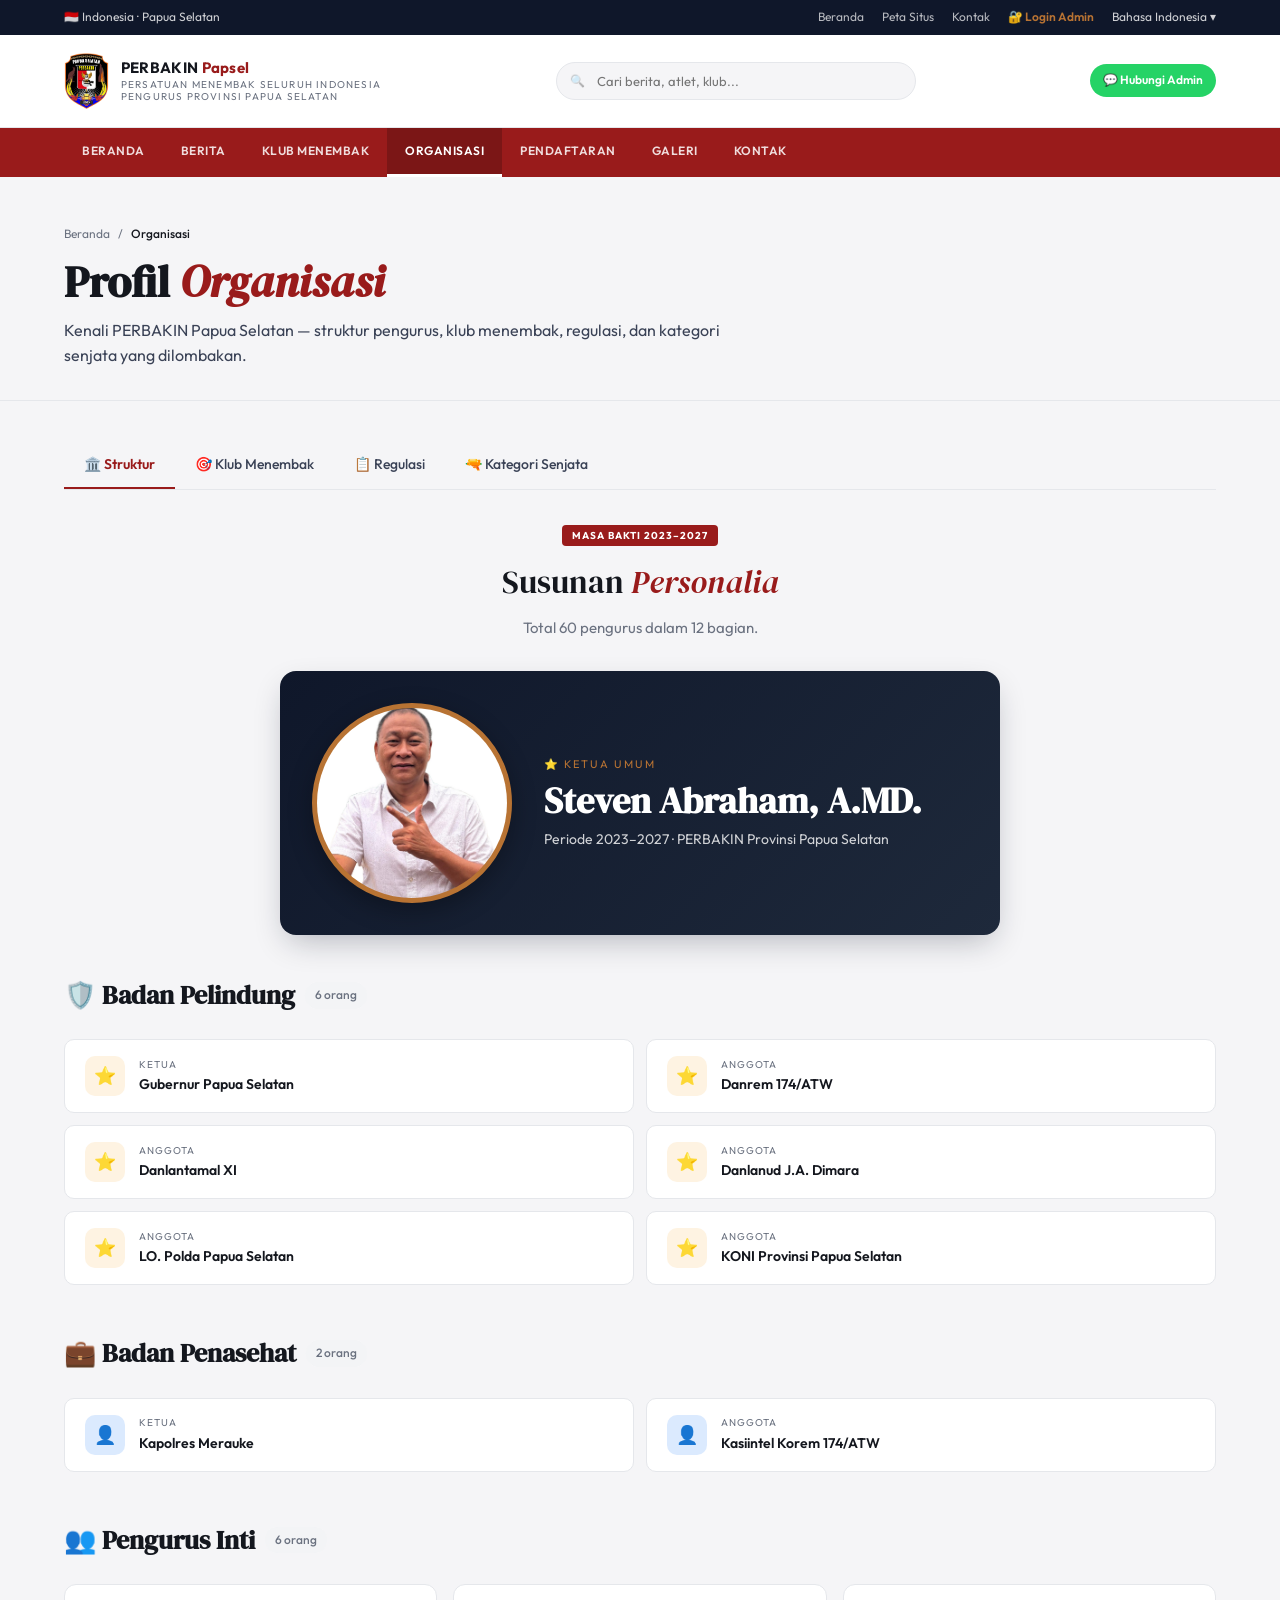
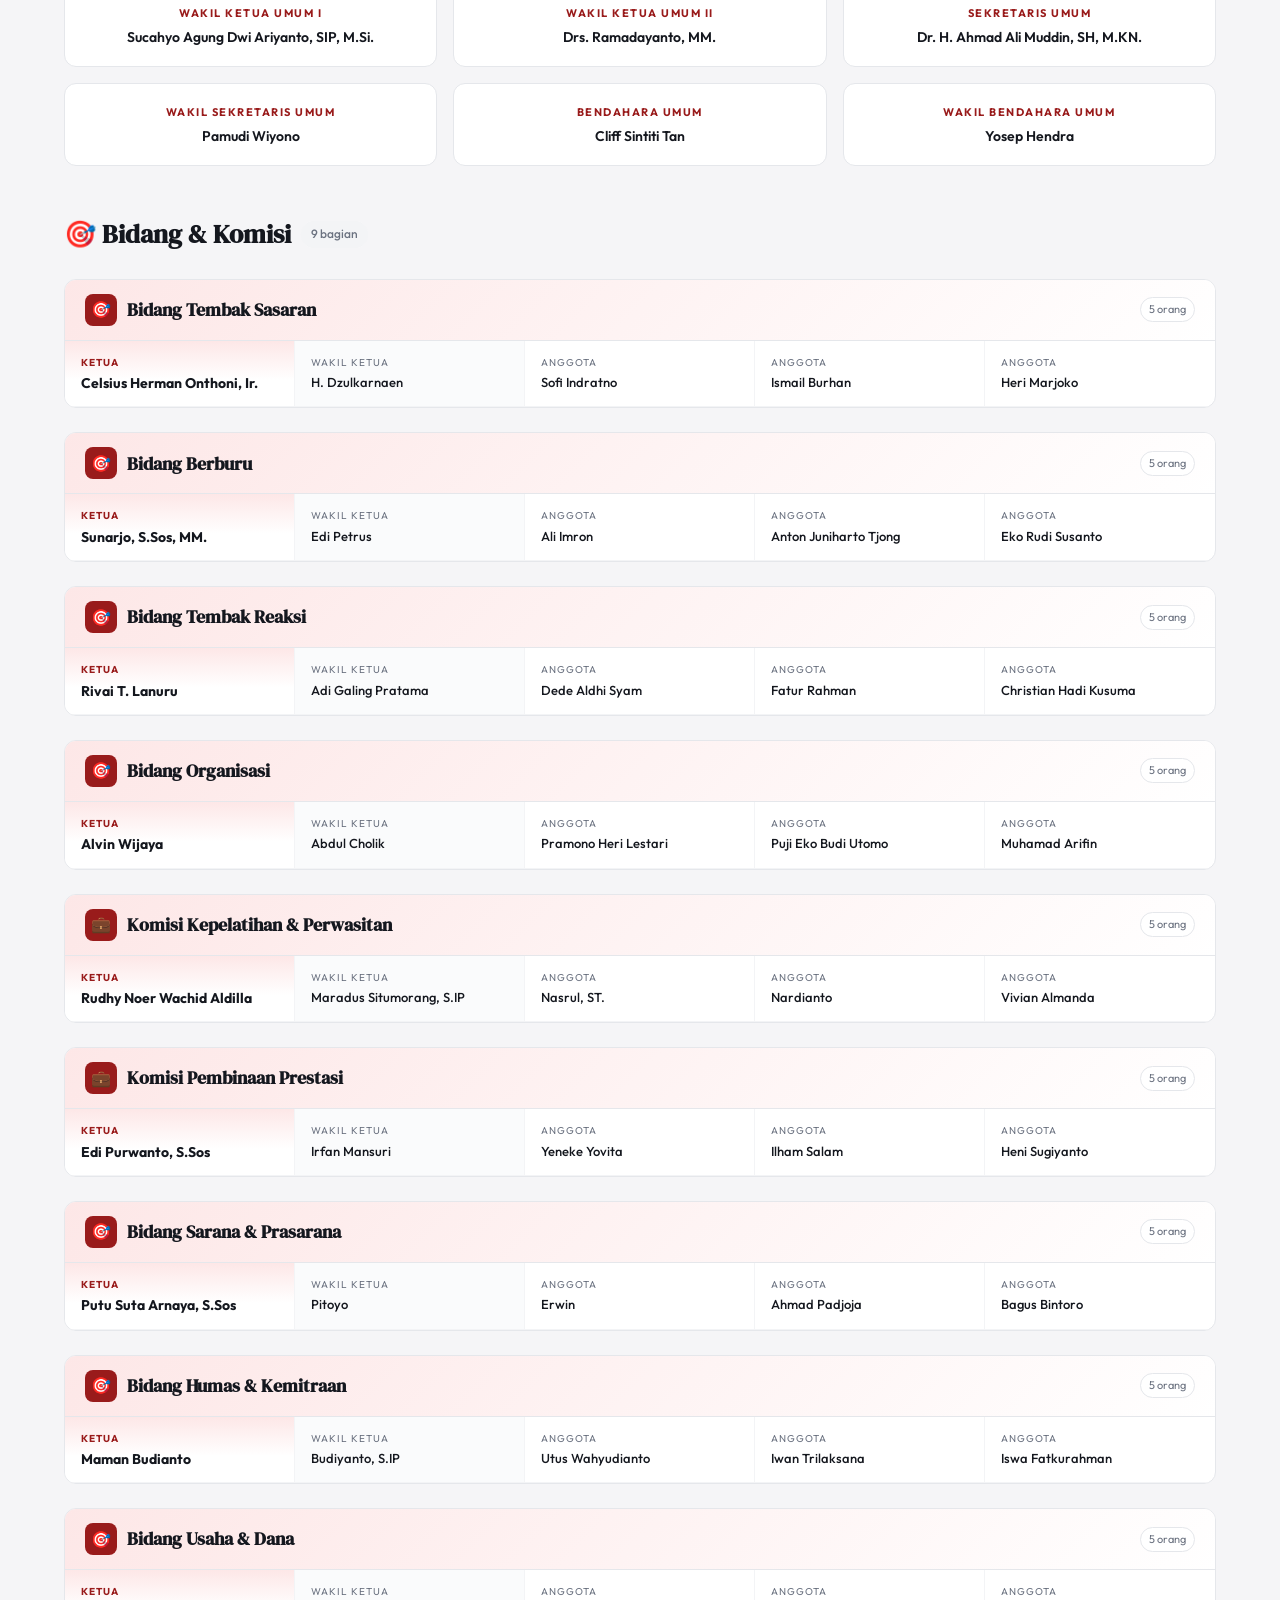
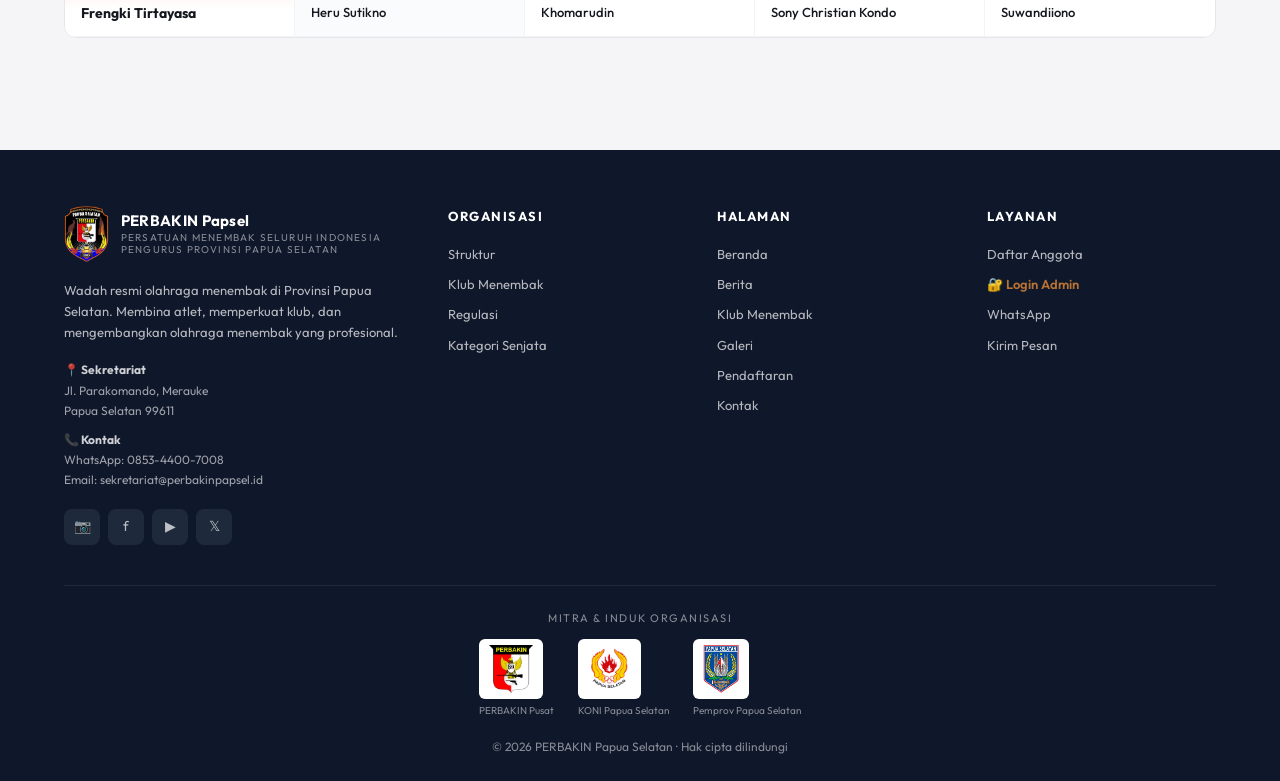
<file: organisasi.html>
<!DOCTYPE html>
<html lang="id">
<head>
<meta charset="UTF-8" />
<meta name="viewport" content="width=device-width, initial-scale=1.0" />
<title>Organisasi — PERBAKIN Papua Selatan</title>
<link rel="preconnect" href="https://fonts.googleapis.com">
<link rel="preconnect" href="https://fonts.gstatic.com" crossorigin>
<link href="https://fonts.googleapis.com/css2?family=DM+Serif+Display&family=Outfit:wght@300;400;500;600;700;800&family=JetBrains+Mono:wght@400;500&display=swap" rel="stylesheet">
<link rel="icon" type="image/png" href="assets/logo.png">
<link rel="stylesheet" href="assets/style.css">
<style>
.tab-pad { padding-top: 24px; }

/* Ketua hero card */
.ketua-hero { background: linear-gradient(135deg, var(--secondary) 0%, #1e293b 100%); border-radius: 16px; padding: 32px; color: #fff; display: grid; grid-template-columns: 200px 1fr; gap: 32px; align-items: center; max-width: 720px; margin: 0 auto 40px; box-shadow: 0 12px 32px -8px rgba(15,23,42,0.3); }
.ketua-foto-wrap { width: 200px; height: 200px; border-radius: 50%; border: 5px solid var(--accent); box-shadow: 0 8px 24px rgba(0,0,0,0.3); position: relative; overflow: hidden; flex-shrink: 0; background: var(--accent); display: flex; align-items: center; justify-content: center; }
.ketua-foto-img { width: 100%; height: 100%; object-fit: cover; display: block; }

/* Kategori senjata - new style */
.kat-grid-new { display: grid; grid-template-columns: repeat(2, 1fr); gap: 24px; }
.kat-card-new { background: #fff; border: 1px solid var(--line); border-radius: 16px; overflow: hidden; transition: all 0.2s; display: flex; flex-direction: column; }
.kat-card-new:hover { transform: translateY(-3px); box-shadow: 0 12px 32px -8px rgba(0,0,0,0.15); }
.kat-card-new .img-wrap { aspect-ratio: 16/9; overflow: hidden; position: relative; background: var(--secondary); }
.kat-card-new .img-wrap img { width: 100%; height: 100%; object-fit: cover; display: block; transition: transform 0.3s; }
.kat-card-new:hover .img-wrap img { transform: scale(1.05); }
.kat-card-new .img-wrap .badge { position: absolute; top: 12px; left: 12px; background: rgba(0,0,0,0.7); color: #fff; padding: 6px 12px; border-radius: 999px; font-size: 11px; font-weight: 700; letter-spacing: 1px; text-transform: uppercase; backdrop-filter: blur(4px); }
.kat-card-new .img-wrap .olympic { position: absolute; top: 12px; right: 12px; background: linear-gradient(135deg, #ffd700, #b87333); color: #14171e; padding: 6px 12px; border-radius: 999px; font-size: 10px; font-weight: 700; letter-spacing: 0.5px; text-transform: uppercase; }
.kat-card-new .body { padding: 24px; flex: 1; display: flex; flex-direction: column; }
.kat-card-new h3 { font-family: 'DM Serif Display', serif; font-size: 26px; margin-bottom: 4px; }
.kat-card-new .tipe { font-size: 12px; color: var(--primary); font-weight: 700; letter-spacing: 1.5px; text-transform: uppercase; margin-bottom: 12px; }
.kat-card-new p.desc { font-size: 14px; color: var(--ink-mid); line-height: 1.6; margin-bottom: 16px; }
.kat-card-new .spec-grid { display: grid; grid-template-columns: 1fr 1fr; gap: 12px; padding: 16px; background: var(--bg); border-radius: 10px; margin-bottom: 16px; }
.kat-card-new .spec-grid .spec-label { font-size: 10px; color: var(--muted); letter-spacing: 1.5px; text-transform: uppercase; margin-bottom: 2px; }
.kat-card-new .spec-grid .spec-value { font-size: 13px; font-weight: 600; color: var(--ink); }
.kat-card-new .regulasi-box { padding: 12px 14px; background: linear-gradient(135deg, #fef3e2 0%, #fff 100%); border: 1px solid var(--accent-soft); border-radius: 8px; font-size: 12px; color: var(--ink-mid); line-height: 1.5; }
.kat-card-new .regulasi-box strong { display: block; color: var(--accent); font-size: 10px; letter-spacing: 1.5px; text-transform: uppercase; margin-bottom: 4px; }

@media (max-width: 700px) { .kat-grid-new { grid-template-columns: 1fr; } .kat-card-new .spec-grid { grid-template-columns: 1fr; } }
.ketua-foto-fallback { width: 100%; height: 100%; border-radius: 50%; display: flex; align-items: center; justify-content: center; color: #fff; font-family: 'DM Serif Display', serif; font-size: 80px; line-height: 1; }
.ketua-foto-img.error { display: none; }
.ketua-foto-fallback.hidden { display: none; }
.ketua-info .label { font-size: 11px; letter-spacing: 2px; text-transform: uppercase; color: var(--accent); margin-bottom: 8px; }
.ketua-info h2 { font-family: 'DM Serif Display', serif; font-size: 36px; line-height: 1.1; margin-bottom: 8px; color: #fff; }
.ketua-info .role { font-size: 14px; opacity: 0.8; margin-top: 8px; }

/* Section headings */
.section-group { margin-bottom: 48px; }
.section-group h3.section-title { font-family: 'DM Serif Display', serif; font-size: 26px; margin-bottom: 16px; padding-bottom: 8px; display: flex; align-items: center; gap: 10px; }
.section-group h3.section-title .count { font-size: 12px; font-family: 'Outfit', sans-serif; color: var(--muted); font-weight: 500; padding: 4px 10px; background: var(--line-soft); border-radius: 999px; }

/* Pelindung & Penasehat */
.pelindung-grid { display: grid; grid-template-columns: repeat(2, 1fr); gap: 12px; }
.pelindung-item { background: #fff; border: 1px solid var(--line); border-radius: 10px; padding: 16px 20px; display: flex; align-items: center; gap: 14px; transition: all 0.15s; }
.pelindung-item:hover { border-color: var(--accent); transform: translateY(-1px); }
.pelindung-item .icon { width: 40px; height: 40px; border-radius: 10px; background: var(--accent-soft); color: var(--accent); display: flex; align-items: center; justify-content: center; font-size: 18px; flex-shrink: 0; }
.pelindung-item.penasehat .icon { background: #dbeafe; color: var(--blue); }
.pelindung-item .role { font-size: 10px; color: var(--muted); letter-spacing: 1px; text-transform: uppercase; }
.pelindung-item .name { font-size: 14px; font-weight: 600; color: var(--ink); margin-top: 2px; }

/* Pengurus Inti grid */
.inti-grid { display: grid; grid-template-columns: repeat(3, 1fr); gap: 16px; }
.inti-card { background: #fff; border: 1px solid var(--line); border-radius: 12px; padding: 20px; text-align: center; transition: all 0.15s; }
.inti-card:hover { border-color: var(--primary); box-shadow: 0 4px 12px rgba(153,27,27,0.08); }
.inti-card .role { font-size: 11px; color: var(--primary); font-weight: 700; letter-spacing: 1.5px; text-transform: uppercase; margin-bottom: 6px; }
.inti-card .name { font-size: 14px; font-weight: 600; color: var(--ink); line-height: 1.3; }

/* Bidang section */
.bidang-section { margin-bottom: 24px; background: #fff; border: 1px solid var(--line); border-radius: 12px; overflow: hidden; }
.bidang-title { display: flex; align-items: center; gap: 10px; padding: 14px 20px; background: linear-gradient(135deg, var(--primary-soft) 0%, #fff 100%); border-bottom: 1px solid var(--line); }
.bidang-title .ico { width: 32px; height: 32px; border-radius: 8px; background: var(--primary); color: #fff; display: flex; align-items: center; justify-content: center; font-size: 16px; }
.bidang-title h4 { font-family: 'DM Serif Display', serif; font-size: 18px; color: var(--ink); flex: 1; }
.bidang-title .badge { font-size: 11px; color: var(--muted); padding: 3px 8px; background: #fff; border-radius: 999px; border: 1px solid var(--line); }
.bidang-grid { display: grid; grid-template-columns: repeat(5, 1fr); }
.bidang-cell { padding: 14px 16px; border-right: 1px solid var(--line-soft); border-bottom: 1px solid var(--line-soft); }
.bidang-cell:nth-child(5n) { border-right: none; }
.bidang-cell.ketua { background: linear-gradient(180deg, var(--primary-soft) 0%, #fff 60%); }
.bidang-cell .role { font-size: 10px; color: var(--muted); letter-spacing: 1px; text-transform: uppercase; margin-bottom: 4px; }
.bidang-cell.ketua .role { color: var(--primary); font-weight: 700; }
.bidang-cell .name { font-size: 13px; font-weight: 500; color: var(--ink); line-height: 1.3; }
.bidang-cell.ketua .name { font-weight: 700; font-size: 14px; }
.bidang-cell.wakil { background: #fafbfc; }

/* Responsive */
@media (max-width: 900px) {
  .ketua-hero { grid-template-columns: 1fr; text-align: center; padding: 24px; }
  .ketua-foto-wrap { margin: 0 auto; }
  .inti-grid { grid-template-columns: 1fr 1fr; }
  .pelindung-grid { grid-template-columns: 1fr; }
  .bidang-grid { grid-template-columns: 1fr 1fr; }
  .bidang-cell { border-right: 1px solid var(--line-soft); }
  .bidang-cell:nth-child(2n) { border-right: none; }
  .bidang-cell:nth-child(5n) { border-right: 1px solid var(--line-soft); }
  .kat-grid-new { grid-template-columns: 1fr; }
  .kat-card-new .spec-grid { grid-template-columns: 1fr; }
}
</style>
</head>
<body>

<div id="app-header"></div>

<div class="page-header">
  <div class="wrapper">
    <div class="breadcrumb">
      <a href="index.html">Beranda</a>
      <span class="sep">/</span>
      <span class="current">Organisasi</span>
    </div>
    <h1>Profil <em>Organisasi</em></h1>
    <p>Kenali PERBAKIN Papua Selatan — struktur pengurus, klub menembak, regulasi, dan kategori senjata yang dilombakan.</p>
  </div>
</div>

<section class="section" style="padding-top: 40px;">
  <div class="wrapper">
    <div class="tabs">
      <button class="tab active" data-tab="struktur" onclick="switchTab('struktur')">🏛️ Struktur</button>
      <button class="tab" data-tab="klub" onclick="switchTab('klub')">🎯 Klub Menembak</button>
      <button class="tab" data-tab="regulasi" onclick="switchTab('regulasi')">📋 Regulasi</button>
      <button class="tab" data-tab="kategori" onclick="switchTab('kategori')">🔫 Kategori Senjata</button>
    </div>

    <!-- TAB: STRUKTUR -->
    <div class="tab-content active" id="tab-struktur">
      <div class="text-center" style="margin-bottom: 32px;">
        <span class="tag tag-red">Masa Bakti 2023–2027</span>
        <h2 class="serif" style="font-size: 32px; margin: 12px 0 8px;">Susunan <em style="color: var(--primary); font-style: italic;">Personalia</em></h2>
        <p class="text-muted" id="total-pengurus-text">Memuat data...</p>
      </div>
      <div id="org-container"></div>
    </div>

    <!-- TAB: KLUB -->
    <div class="tab-content" id="tab-klub">
      <div class="text-center" style="margin-bottom: 24px;">
        <h2 class="serif" style="font-size: 32px;">Klub Menembak <em style="color: var(--primary); font-style: italic;">Papua Selatan</em></h2>
        <p class="text-muted" style="margin-top: 8px;"><span id="klub-count">0</span> klub aktif di 4 kabupaten</p>
      </div>
      <div class="filter-bar">
        <button class="filter-btn active" data-kab="all" onclick="filterKlub('all', this)">Semua Kabupaten</button>
        <button class="filter-btn" data-kab="Merauke" onclick="filterKlub('Merauke', this)">Merauke</button>
        <button class="filter-btn" data-kab="Boven Digoel" onclick="filterKlub('Boven Digoel', this)">Boven Digoel</button>
        <button class="filter-btn" data-kab="Mappi" onclick="filterKlub('Mappi', this)">Mappi</button>
        <button class="filter-btn" data-kab="Asmat" onclick="filterKlub('Asmat', this)">Asmat</button>
      </div>
      <div class="klub-grid" id="klub-grid"></div>
    </div>

    <!-- TAB: REGULASI -->
    <div class="tab-content" id="tab-regulasi">
      <div class="text-center" style="margin-bottom: 24px;">
        <h2 class="serif" style="font-size: 32px;">Regulasi & <em style="color: var(--primary); font-style: italic;">Peraturan</em></h2>
        <p class="text-muted" style="margin-top: 8px;">Kumpulan regulasi resmi yang berlaku di lingkungan PERBAKIN Papua Selatan.</p>
      </div>
      <div class="reg-list" id="reg-list"></div>
    </div>

    <!-- TAB: KATEGORI -->
    <div class="tab-content" id="tab-kategori">
      <div class="text-center" style="margin-bottom: 24px;">
        <h2 class="serif" style="font-size: 32px;">Kategori <em style="color: var(--primary); font-style: italic;">Senjata</em></h2>
        <p class="text-muted" style="margin-top: 8px;">Empat kategori utama yang dipertandingkan di PERBAKIN dan event Olympic / ISSF. Sumber: PERBAKIN &amp; NOC Indonesia.</p>
      </div>
      <div class="kat-grid-new" id="kat-grid"></div>
    </div>
  </div>
</section>

<div id="app-footer"></div>

<script src="assets/data.js"></script>
<script src="assets/app.js"></script>
<script>
mount('organisasi');

// ===== STRUKTUR =====
function renderStruktur() {
  const pengurus = getData('pengurus');
  const total = pengurus.length;
  document.getElementById('total-pengurus-text').textContent = `Total ${total} pengurus dalam ${new Set(pengurus.map(p => p.group)).size} bagian.`;

  const ketua = pengurus.find(p => p.isKetua);
  const intiLainnya = pengurus.filter(p => p.group === 'Pengurus Inti' && !p.isKetua);
  const pelindung = pengurus.filter(p => p.group === 'Badan Pelindung');
  const penasehat = pengurus.filter(p => p.group === 'Badan Penasehat');

  // Group bidang/komisi preserving order from data.js
  const groupedOrder = [];
  const grouped = {};
  pengurus.forEach(p => {
    if (['Badan Pelindung', 'Badan Penasehat', 'Pengurus Inti'].includes(p.group)) return;
    if (!grouped[p.group]) {
      grouped[p.group] = [];
      groupedOrder.push(p.group);
    }
    grouped[p.group].push(p);
  });

  // Sort within each group: Ketua, Wakil, then Anggota
  const roleOrder = { 'Ketua': 1, 'Wakil Ketua': 2, 'Wakil': 2, 'Wakil Ketua Umum I': 2, 'Wakil Ketua Umum II': 3, 'Wakil Sekretaris Umum': 5, 'Wakil Bendahara Umum': 7, 'Sekretaris Umum': 4, 'Bendahara Umum': 6, 'Anggota': 8 };
  Object.values(grouped).forEach(arr => {
    arr.sort((a, b) => (roleOrder[a.jabatan] || 99) - (roleOrder[b.jabatan] || 99));
  });

  const inisial = ketua ? ketua.nama.charAt(0) : '?';
  const fotoHTML = ketua && ketua.foto
    ? `<img src="${ketua.foto}" alt="${ketua.nama}" class="ketua-foto-img" id="ketuaFoto" /><div class="ketua-foto-fallback" id="ketuaFallback">${inisial}</div>`
    : `<div class="ketua-foto-fallback">${inisial}</div>`;

  return `
    ${ketua ? `
    <div class="ketua-hero">
      <div class="ketua-foto-wrap">${fotoHTML}</div>
      <div class="ketua-info">
        <div class="label">⭐ ${ketua.jabatan}</div>
        <h2>${ketua.nama}</h2>
        <div class="role">Periode 2023–2027 · PERBAKIN Provinsi Papua Selatan</div>
      </div>
    </div>
    ` : ''}

    ${pelindung.length > 0 ? `
    <div class="section-group">
      <h3 class="section-title">🛡️ Badan Pelindung <span class="count">${pelindung.length} orang</span></h3>
      <div class="pelindung-grid">
        ${pelindung.map(p => `
          <div class="pelindung-item">
            <div class="icon">⭐</div>
            <div>
              <div class="role">${p.jabatan}</div>
              <div class="name">${p.nama}</div>
            </div>
          </div>
        `).join('')}
      </div>
    </div>
    ` : ''}

    ${penasehat.length > 0 ? `
    <div class="section-group">
      <h3 class="section-title">💼 Badan Penasehat <span class="count">${penasehat.length} orang</span></h3>
      <div class="pelindung-grid">
        ${penasehat.map(p => `
          <div class="pelindung-item penasehat">
            <div class="icon">👤</div>
            <div>
              <div class="role">${p.jabatan}</div>
              <div class="name">${p.nama}</div>
            </div>
          </div>
        `).join('')}
      </div>
    </div>
    ` : ''}

    ${intiLainnya.length > 0 ? `
    <div class="section-group">
      <h3 class="section-title">👥 Pengurus Inti <span class="count">${intiLainnya.length} orang</span></h3>
      <div class="inti-grid">
        ${intiLainnya.map(p => `
          <div class="inti-card">
            <div class="role">${p.jabatan}</div>
            <div class="name">${p.nama}</div>
          </div>
        `).join('')}
      </div>
    </div>
    ` : ''}

    <div class="section-group">
      <h3 class="section-title">🎯 Bidang & Komisi <span class="count">${groupedOrder.length} bagian</span></h3>
      ${groupedOrder.map(g => `
        <div class="bidang-section">
          <div class="bidang-title">
            <span class="ico">${g.includes('Komisi') ? '💼' : '🎯'}</span>
            <h4>${g}</h4>
            <span class="badge">${grouped[g].length} orang</span>
          </div>
          <div class="bidang-grid">
            ${grouped[g].map((p, i) => `
              <div class="bidang-cell ${i === 0 ? 'ketua' : (i === 1 ? 'wakil' : '')}">
                <div class="role">${p.jabatan}</div>
                <div class="name">${p.nama}</div>
              </div>
            `).join('')}
          </div>
        </div>
      `).join('')}
    </div>
  `;
}
document.getElementById('org-container').innerHTML = renderStruktur();

// Handle ketua foto loading
(function() {
  const fotoImg = document.getElementById('ketuaFoto');
  const fallback = document.getElementById('ketuaFallback');
  if (fotoImg) {
    fotoImg.addEventListener('load', function() {
      if (fallback) fallback.style.display = 'none';
    });
    fotoImg.addEventListener('error', function() {
      this.classList.add('error');
      if (fallback) fallback.classList.remove('hidden');
    });
    if (fotoImg.complete) {
      if (fotoImg.naturalWidth > 0) {
        if (fallback) fallback.style.display = 'none';
      } else {
        fotoImg.classList.add('error');
        if (fallback) fallback.classList.remove('hidden');
      }
    }
  }
})();

// ===== KLUB =====
let currentKab = 'all';
function renderKlub() {
  let all = getData('klub');
  if (currentKab !== 'all') all = all.filter(k => k.kabupaten === currentKab);
  document.getElementById('klub-count').textContent = getData('klub').length;
  if (all.length === 0) {
    return '<p class="text-muted text-center" style="grid-column: 1/-1; padding: 40px;">Tidak ada klub di kabupaten ini.</p>';
  }
  return all.map(k => `
    <div class="klub-card">
      <div class="top">
        <div class="avatar">${k.singkatan.substring(0, 2)}</div>
        <span class="tag ${k.status === 'Aktif' ? 'tag-green' : 'tag-amber'}">${k.status}</span>
      </div>
      <h4>${k.nama}</h4>
      <div class="loc">📍 ${k.kabupaten} · Est. ${k.tahun}</div>
      <div class="text-sm text-muted" style="margin-top: 8px;">${k.deskripsi}</div>
      <div class="stats">
        <span>👥 ${k.atlet} atlet</span>
        <span>🎯 ${k.kategori} kategori</span>
      </div>
    </div>
  `).join('');
}
function filterKlub(kab, btn) {
  currentKab = kab;
  document.querySelectorAll('[data-kab]').forEach(b => b.classList.remove('active'));
  btn.classList.add('active');
  document.getElementById('klub-grid').innerHTML = renderKlub();
}
document.getElementById('klub-grid').innerHTML = renderKlub();

// ===== REGULASI =====
function renderRegulasi() {
  const items = getData('regulasi');
  return items.map(r => {
    const hasFile = r.file && r.file.length > 0;
    const linkAttrs = hasFile
      ? `href="${r.file}" target="_blank" rel="noopener" download`
      : `href="#" onclick="event.preventDefault();showToast('File PDF belum tersedia (demo)','info')"`;
    return `
    <a ${linkAttrs} class="reg-item" ${hasFile ? '' : 'style="cursor: pointer;"'}>
      <div class="icon">PDF</div>
      <div>
        <h4>${r.judul}</h4>
        <p>${r.deskripsi}</p>
      </div>
      <div class="meta">
        <div>${r.tahun}</div>
        <div style="margin-top: 4px;">${r.ukuran}</div>
        <div style="margin-top: 8px; color: var(--blue); font-weight: 600;">${hasFile ? '⬇ Download / Buka' : '⬇ Download'}</div>
      </div>
    </a>
  `;
  }).join('');
}
document.getElementById('reg-list').innerHTML = renderRegulasi();

// ===== KATEGORI =====
function renderKategori() {
  const items = getData('kategori');
  return items.map(k => `
    <div class="kat-card-new">
      <div class="img-wrap">
        ${k.gambar ? `<img src="${k.gambar}" alt="${k.nama}" onerror="this.outerHTML='<div style=&quot;display:flex;align-items:center;justify-content:center;height:100%;color:#fff;font-size:64px;background:linear-gradient(135deg, #7c1515, #991b1b, #b87333)&quot;>${k.icon}</div>'" />` : `<div style="display:flex;align-items:center;justify-content:center;height:100%;color:#fff;font-size:64px;background:linear-gradient(135deg, #7c1515, #991b1b, #b87333)">${k.icon}</div>`}
        <span class="badge">${k.tipe}</span>
        ${k.olympicEvent ? '<span class="olympic">🏅 Olympic</span>' : ''}
      </div>
      <div class="body">
        <h3>${k.nama}</h3>
        <div class="tipe">${k.tipe}</div>
        <p class="desc">${k.deskripsi}</p>
        <div class="spec-grid">
          <div>
            <div class="spec-label">Kaliber</div>
            <div class="spec-value">${k.kaliber || '-'}</div>
          </div>
          <div>
            <div class="spec-label">Jarak</div>
            <div class="spec-value">${k.jarak || '-'}</div>
          </div>
          <div style="grid-column: 1/-1;">
            <div class="spec-label">Peluru</div>
            <div class="spec-value">${k.peluru || '-'}</div>
          </div>
          <div style="grid-column: 1/-1;">
            <div class="spec-label">Nomor Olympic</div>
            <div class="spec-value">${k.olympicEvent || '-'}</div>
          </div>
        </div>
        ${k.regulasi ? `<div class="regulasi-box"><strong>📋 Prosedur Pertandingan</strong>${k.regulasi}</div>` : ''}
      </div>
    </div>
  `).join('');
}
document.getElementById('kat-grid').innerHTML = renderKategori();

// Initial tab from URL
const initialTab = getQueryParam('tab');
if (initialTab) {
  switchTab(initialTab);
}
</script>
</body>
</html>
</file>
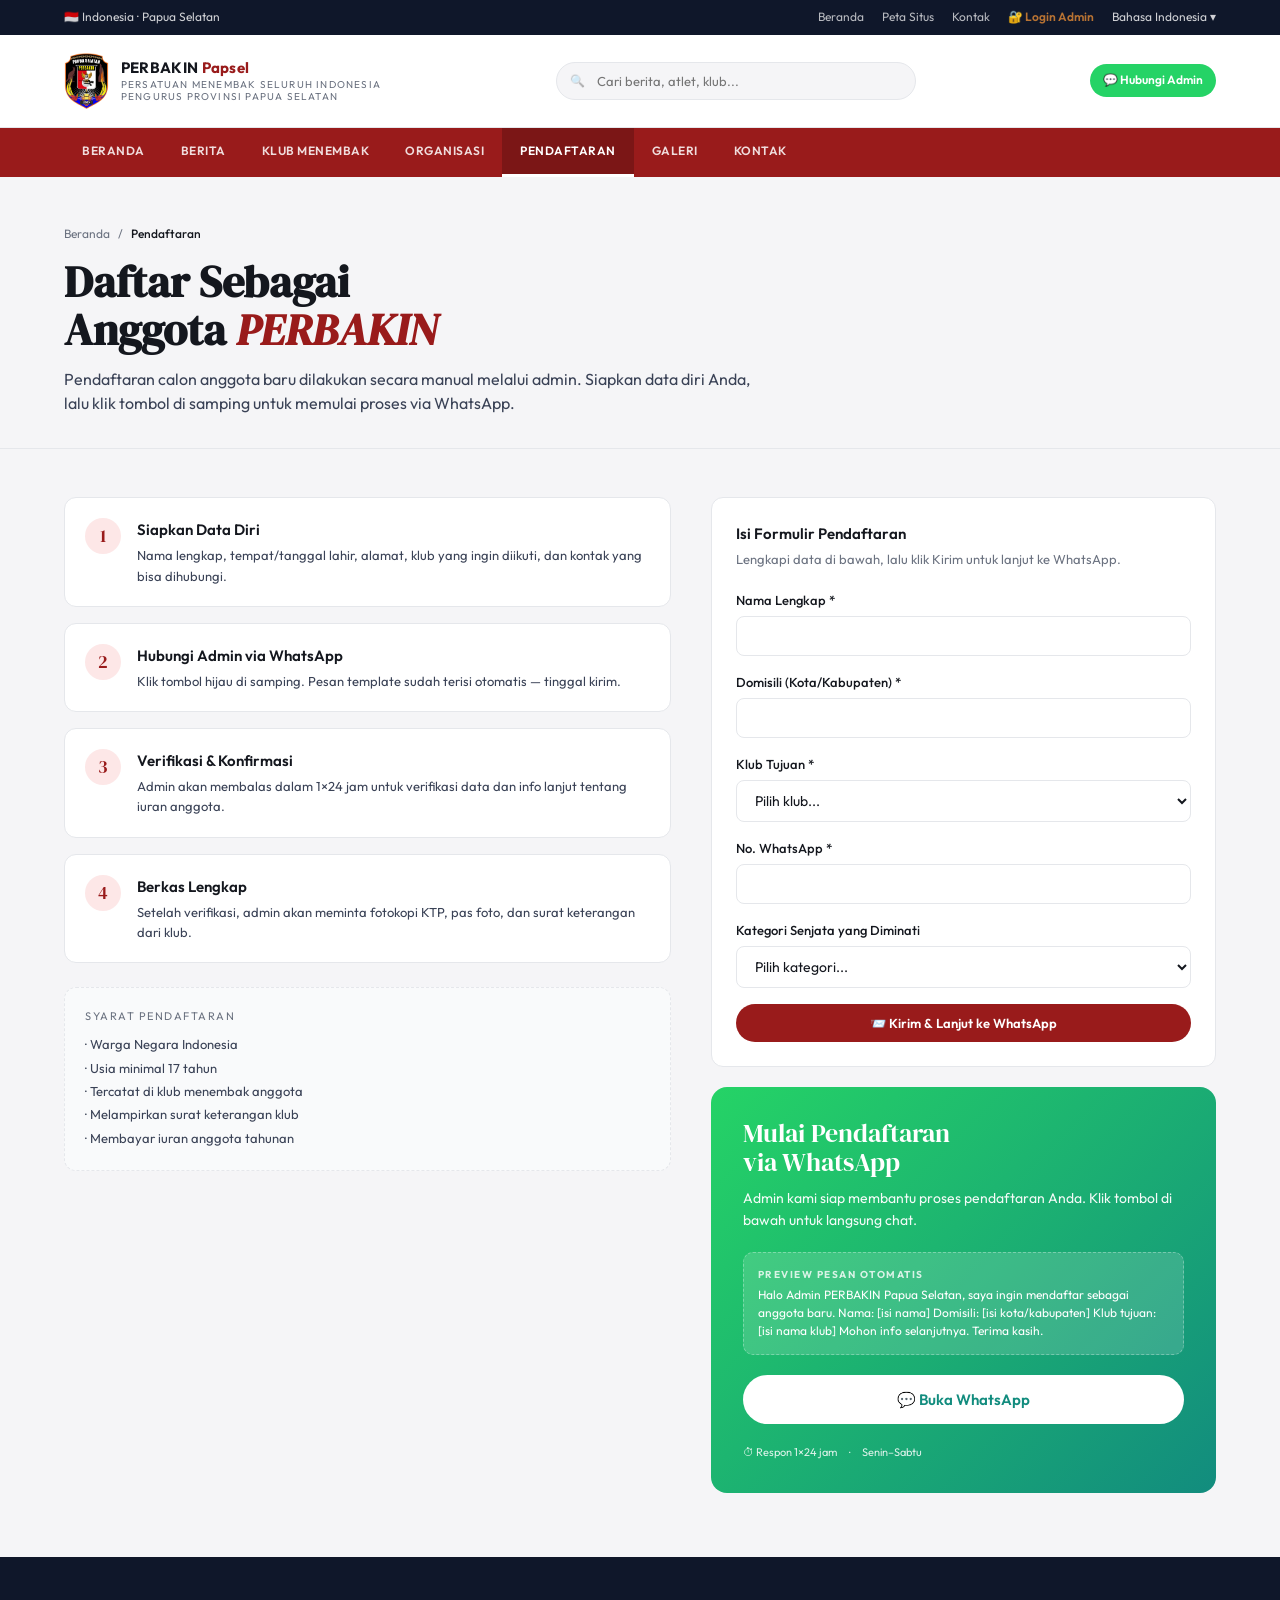
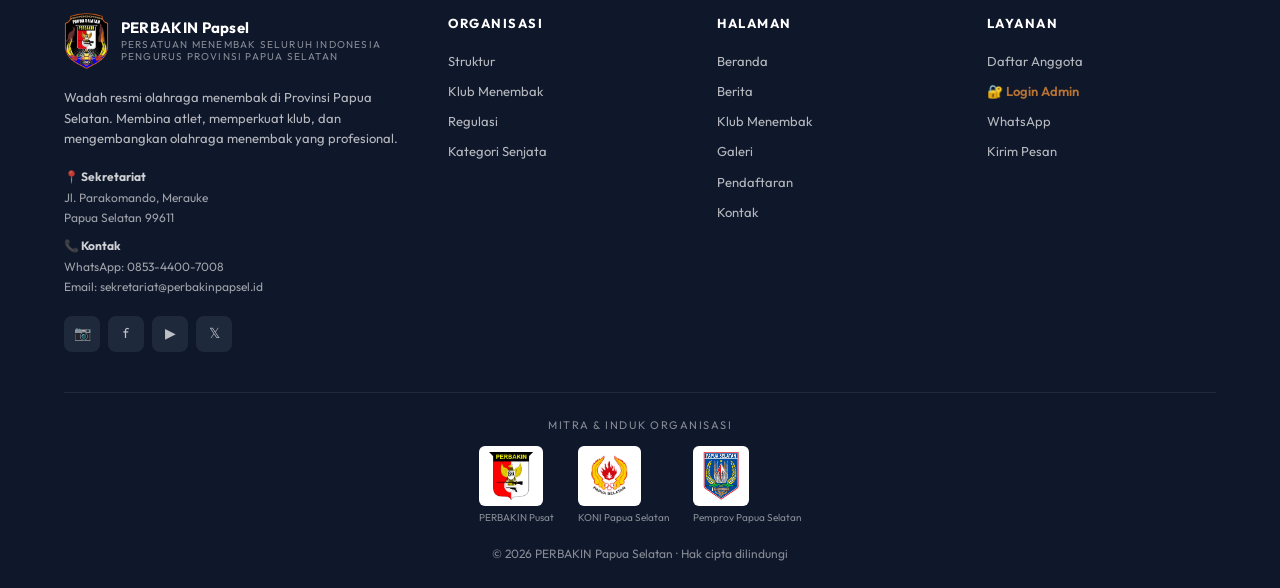
<file: pendaftaran.html>
<!DOCTYPE html>
<html lang="id">
<head>
<meta charset="UTF-8" />
<meta name="viewport" content="width=device-width, initial-scale=1.0" />
<title>Pendaftaran — PERBAKIN Papua Selatan</title>
<link rel="preconnect" href="https://fonts.googleapis.com">
<link rel="preconnect" href="https://fonts.gstatic.com" crossorigin>
<link href="https://fonts.googleapis.com/css2?family=DM+Serif+Display&family=Outfit:wght@300;400;500;600;700;800&family=JetBrains+Mono:wght@400;500&display=swap" rel="stylesheet">
<link rel="icon" type="image/png" href="assets/logo.png">
<link rel="stylesheet" href="assets/style.css">
</head>
<body>

<div id="app-header"></div>

<div class="page-header">
  <div class="wrapper">
    <div class="breadcrumb">
      <a href="index.html">Beranda</a>
      <span class="sep">/</span>
      <span class="current">Pendaftaran</span>
    </div>
    <h1>Daftar Sebagai<br/>Anggota <em>PERBAKIN</em></h1>
    <p>Pendaftaran calon anggota baru dilakukan secara manual melalui admin. Siapkan data diri Anda, lalu klik tombol di samping untuk memulai proses via WhatsApp.</p>
  </div>
</div>

<section class="section" style="padding-top: 48px;">
  <div class="wrapper">
    <div class="pendaftaran-grid">
      <div class="steps">
        <div class="step">
          <div class="step-num">1</div>
          <div>
            <h4>Siapkan Data Diri</h4>
            <p>Nama lengkap, tempat/tanggal lahir, alamat, klub yang ingin diikuti, dan kontak yang bisa dihubungi.</p>
          </div>
        </div>
        <div class="step">
          <div class="step-num">2</div>
          <div>
            <h4>Hubungi Admin via WhatsApp</h4>
            <p>Klik tombol hijau di samping. Pesan template sudah terisi otomatis — tinggal kirim.</p>
          </div>
        </div>
        <div class="step">
          <div class="step-num">3</div>
          <div>
            <h4>Verifikasi & Konfirmasi</h4>
            <p>Admin akan membalas dalam 1×24 jam untuk verifikasi data dan info lanjut tentang iuran anggota.</p>
          </div>
        </div>
        <div class="step">
          <div class="step-num">4</div>
          <div>
            <h4>Berkas Lengkap</h4>
            <p>Setelah verifikasi, admin akan meminta fotokopi KTP, pas foto, dan surat keterangan dari klub.</p>
          </div>
        </div>
        <div style="padding: 20px; background: #f9fafb; border-radius: 12px; border: 1px dashed var(--line); margin-top: 8px;">
          <div style="font-size: 11px; color: var(--muted); letter-spacing: 1.5px; text-transform: uppercase; margin-bottom: 8px;">Syarat Pendaftaran</div>
          <div style="font-size: 13px; color: var(--ink-mid); line-height: 1.8;">
            · Warga Negara Indonesia<br/>
            · Usia minimal 17 tahun<br/>
            · Tercatat di klub menembak anggota<br/>
            · Melampirkan surat keterangan klub<br/>
            · Membayar iuran anggota tahunan
          </div>
        </div>
      </div>

      <div>
        <div style="background: #fff; border: 1px solid var(--line); border-radius: 12px; padding: 24px;">
          <h4 style="font-size: 15px; font-weight: 600; margin-bottom: 4px; color: var(--ink);">Isi Formulir Pendaftaran</h4>
          <p class="text-sm text-muted" style="margin-bottom: 20px;">Lengkapi data di bawah, lalu klik Kirim untuk lanjut ke WhatsApp.</p>
          <form id="form-daftar" onsubmit="submitForm(event)">
            <div class="form-group">
              <label>Nama Lengkap *</label>
              <input type="text" class="form-input" id="f-nama" required>
            </div>
            <div class="form-group">
              <label>Domisili (Kota/Kabupaten) *</label>
              <input type="text" class="form-input" id="f-domisili" required>
            </div>
            <div class="form-group">
              <label>Klub Tujuan *</label>
              <select class="form-select" id="f-klub" required>
                <option value="">Pilih klub...</option>
                <option>Merauque Shooting Club</option>
                <option>Boven Digoel Shooters</option>
                <option>Mappi Shooting Community</option>
                <option>Asmat Air Rifle Club</option>
                <option>Merauke Pistol & Rifle</option>
                <option>Belum ada / Belum tahu</option>
              </select>
            </div>
            <div class="form-group">
              <label>No. WhatsApp *</label>
              <input type="tel" class="form-input" id="f-wa" required>
            </div>
            <div class="form-group">
              <label>Kategori Senjata yang Diminati</label>
              <select class="form-select" id="f-kategori">
                <option value="">Pilih kategori...</option>
                <option>Air Rifle</option>
                <option>Air Pistol</option>
                <option>Senapan</option>
                <option>Pistol</option>
                <option>Belum tahu</option>
              </select>
            </div>
            <button type="submit" class="btn btn-primary btn-block">📨 Kirim & Lanjut ke WhatsApp</button>
          </form>
        </div>

        <div class="wa-card" style="margin-top: 20px;">
          <h3>Mulai Pendaftaran<br/>via WhatsApp</h3>
          <p>Admin kami siap membantu proses pendaftaran Anda. Klik tombol di bawah untuk langsung chat.</p>
          <div class="wa-preview">
            <strong>Preview Pesan Otomatis</strong>
            Halo Admin PERBAKIN Papua Selatan, saya ingin mendaftar sebagai anggota baru.

            Nama: [isi nama]
            Domisili: [isi kota/kabupaten]
            Klub tujuan: [isi nama klub]

            Mohon info selanjutnya. Terima kasih.
          </div>
          <button class="btn btn-lg" onclick="pendaftaranWA()">
            💬 Buka WhatsApp
          </button>
          <div class="meta">
            <span>⏱ Respon 1×24 jam</span>
            <span>·</span>
            <span>Senin–Sabtu</span>
          </div>
        </div>
      </div>
    </div>
  </div>
</section>

<div id="app-footer"></div>

<script src="assets/data.js"></script>
<script src="assets/app.js"></script>
<script>
mount('pendaftaran');

function submitForm(e) {
  e.preventDefault();
  const nama = document.getElementById('f-nama').value;
  const domisili = document.getElementById('f-domisili').value;
  const klub = document.getElementById('f-klub').value;
  const wa = document.getElementById('f-wa').value;
  const kategori = document.getElementById('f-kategori').value;

  if (!nama || !domisili || !klub || !wa) {
    showToast('Mohon lengkapi semua field wajib', 'error');
    return;
  }

  const pendaftarList = JSON.parse(localStorage.getItem('perbakin_pendaftar') || '[]');
  pendaftarList.unshift({
    id: Date.now(),
    nama, domisili, klub, wa, kategori,
    tanggal: new Date().toISOString(),
    status: 'Baru'
  });
  localStorage.setItem('perbakin_pendaftar', JSON.stringify(pendaftarList));

  showToast('Data tersimpan! Mengarahkan ke WhatsApp...', 'success');

  setTimeout(() => {
    const msg = `Halo Admin PERBAKIN Papua Selatan, saya ingin mendaftar sebagai anggota baru.

Nama: ${nama}
Domisili: ${domisili}
Klub tujuan: ${klub}
Kategori: ${kategori || 'Belum tahu'}
No. WhatsApp: ${wa}

Mohon info selanjutnya. Terima kasih.`;
    openWA(msg);
    document.getElementById('form-daftar').reset();
  }, 800);
}
</script>
</body>
</html>
</file>
<file: assets/style.css>
/* ============================================
   PERBAKIN PAPUA SELATAN — Main Stylesheet
   ============================================ */

/* RESET */
*, *::before, *::after { box-sizing: border-box; margin: 0; padding: 0; }
html { scroll-behavior: smooth; }
body { font-family: 'Outfit', -apple-system, BlinkMacSystemFont, sans-serif; line-height: 1.55; -webkit-font-smoothing: antialiased; background: #f5f5f7; color: #14171e; font-size: 15px; }
a { color: inherit; text-decoration: none; }
img { max-width: 100%; display: block; }
button { font-family: inherit; cursor: pointer; border: none; background: none; }
ul, ol { list-style: none; }
input, textarea, select { font-family: inherit; font-size: inherit; }

/* THEME */
:root {
  --primary: #991b1b;
  --primary-dark: #7c1515;
  --primary-soft: #fde7e7;
  --secondary: #0f172a;
  --blue: #1e3a8a;
  --blue2: #1d4ed8;
  --accent: #b87333;
  --accent-soft: #fef3e2;
  --wa: #25D366;
  --wa-dark: #128C7E;
  --ink: #14171e;
  --ink-mid: #3a4256;
  --muted: #6b7280;
  --line: #e5e7eb;
  --line-soft: #f3f4f6;
  --bg: #f5f5f7;
  --bg-card: #ffffff;
  --success: #047857;
  --warning: #d97706;
  --error: #b91c1c;
}

.serif { font-family: 'DM Serif Display', serif; font-weight: 400; }
.mono { font-family: 'JetBrains Mono', monospace; }
.container { max-width: 1280px; margin: 0 auto; padding: 0 24px; }
.wrapper { max-width: 1200px; margin: 0 auto; padding: 0 24px; }

/* UTILITY */
.flex { display: flex; }
.grid { display: grid; }
.gap-2 { gap: 8px; } .gap-3 { gap: 12px; } .gap-4 { gap: 16px; } .gap-6 { gap: 24px; }
.mt-2 { margin-top: 8px; } .mt-4 { margin-top: 16px; } .mt-6 { margin-top: 24px; } .mt-8 { margin-top: 32px; }
.text-center { text-align: center; }
.text-muted { color: var(--muted); }
.text-primary { color: var(--primary); }
.text-sm { font-size: 13px; }
.text-xs { font-size: 11px; }
.font-bold { font-weight: 600; }

/* BUTTONS */
.btn {
  display: inline-flex; align-items: center; gap: 8px;
  padding: 10px 18px;
  border-radius: 999px;
  font-size: 13px;
  font-weight: 600;
  transition: all 0.15s;
  white-space: nowrap;
  border: 1px solid transparent;
}
.btn:hover { transform: translateY(-1px); }
.btn-primary { background: var(--primary); color: #fff; }
.btn-primary:hover { background: var(--primary-dark); }
.btn-secondary { background: var(--secondary); color: #fff; }
.btn-secondary:hover { background: #1e293b; }
.btn-wa { background: var(--wa); color: #fff; }
.btn-wa:hover { background: var(--wa-dark); }
.btn-outline { background: transparent; color: var(--ink); border-color: var(--line); }
.btn-outline:hover { border-color: var(--ink); background: var(--bg); }
.btn-white { background: #fff; color: var(--primary); }
.btn-white:hover { background: #f9fafb; }
.btn-blue { background: var(--blue); color: #fff; }
.btn-blue:hover { background: var(--blue2); }
.btn-danger { background: #dc2626; color: #fff; }
.btn-danger:hover { background: #b91c1c; }
.btn-ghost { background: transparent; color: var(--ink-mid); }
.btn-ghost:hover { background: var(--bg); color: var(--ink); }
.btn-sm { padding: 6px 12px; font-size: 12px; }
.btn-lg { padding: 14px 28px; font-size: 15px; }
.btn-block { width: 100%; justify-content: center; }

/* TAGS */
.tag {
  display: inline-block;
  padding: 3px 10px;
  border-radius: 4px;
  font-size: 10px;
  font-weight: 700;
  letter-spacing: 1px;
  text-transform: uppercase;
}
.tag-red { background: var(--primary); color: #fff; }
.tag-red-soft { background: var(--primary-soft); color: var(--primary); }
.tag-blue { background: var(--blue); color: #fff; }
.tag-blue-soft { background: #dbeafe; color: var(--blue); }
.tag-amber { background: var(--accent-soft); color: var(--accent); }
.tag-green { background: #d1fae5; color: var(--success); }
.tag-gray { background: var(--line-soft); color: var(--muted); }
.tag-dark { background: var(--secondary); color: #fff; }

/* ============================================
   UTILITY BAR
   ============================================ */
.util-bar {
  background: var(--secondary);
  color: rgba(255,255,255,0.8);
  font-size: 12px;
  padding: 8px 0;
}
.util-bar .wrapper { display: flex; align-items: center; justify-content: space-between; }
.util-left, .util-right { display: flex; gap: 18px; align-items: center; }
.util-right a { color: rgba(255,255,255,0.7); transition: color 0.15s; }
.util-right a:hover { color: #fff; }

/* ============================================
   HEADER
   ============================================ */
.header-main { background: #fff; padding: 18px 0; border-bottom: 1px solid var(--line); position: sticky; top: 0; z-index: 100; }
.header-main .wrapper { display: flex; align-items: center; justify-content: space-between; gap: 24px; }
.logo { display: flex; align-items: center; gap: 12px; }
.logo-mark {
  width: 50px; height: 50px; border-radius: 10px;
  background: var(--primary); color: #fff;
  display: flex; align-items: center; justify-content: center;
  font-family: 'DM Serif Display', serif; font-size: 26px;
  position: relative; flex-shrink: 0;
}
.logo-mark::after { content: ""; position: absolute; left: 6px; right: 6px; bottom: 7px; height: 3px; background: #fff; border-radius: 2px; }
.logo-img { height: 56px; width: auto; display: block; }
.logo-text { line-height: 1.2; }
.logo-name { font-size: 15px; font-weight: 700; color: var(--ink); letter-spacing: 0.3px; }
.logo-name em { color: var(--primary); font-style: normal; }
.logo-sub { font-size: 10px; color: var(--muted); letter-spacing: 1.2px; text-transform: uppercase; margin-top: 2px; }
.header-search { flex: 1; max-width: 360px; position: relative; }
.header-search input {
  width: 100%; padding: 10px 16px 10px 40px;
  background: var(--bg);
  border: 1px solid var(--line);
  border-radius: 999px;
  font-size: 13px;
  color: var(--ink);
}
.header-search input:focus { outline: none; border-color: var(--primary); background: #fff; }
.header-search::before { content: "🔍"; position: absolute; left: 14px; top: 50%; transform: translateY(-50%); font-size: 12px; opacity: 0.5; }

/* ============================================
   NAVIGATION
   ============================================ */
.nav { background: var(--primary); position: sticky; top: 86px; z-index: 99; }
.nav .wrapper { display: flex; align-items: center; gap: 0; overflow-x: auto; scrollbar-width: none; }
.nav .wrapper::-webkit-scrollbar { display: none; }
.nav a {
  display: inline-flex; align-items: center;
  padding: 14px 18px;
  color: rgba(255,255,255,0.85);
  font-size: 12px;
  font-weight: 600;
  letter-spacing: 0.5px;
  text-transform: uppercase;
  border-bottom: 3px solid transparent;
  transition: all 0.15s;
  white-space: nowrap;
}
.nav a:hover { color: #fff; background: rgba(0,0,0,0.15); }
.nav a.active { color: #fff; background: rgba(0,0,0,0.2); border-bottom-color: #fff; }

/* ============================================
   HERO
   ============================================ */
.hero {
  position: relative;
  background: linear-gradient(135deg, var(--primary) 0%, #5b0a0a 50%, var(--secondary) 100%);
  color: #fff;
  padding: 80px 0 90px;
  overflow: hidden;
}
.hero::before {
  content: "";
  position: absolute;
  inset: 0;
  background:
    radial-gradient(circle at 80% 30%, rgba(255,255,255,0.08), transparent 50%),
    radial-gradient(circle at 20% 80%, rgba(184,115,51,0.15), transparent 50%);
}
.hero .wrapper { position: relative; display: grid; grid-template-columns: 1.2fr 1fr; gap: 60px; align-items: center; }
.hero h1 { font-family: 'DM Serif Display', serif; font-size: 60px; line-height: 1.05; letter-spacing: -0.01em; margin-bottom: 24px; }
.hero h1 em { font-style: italic; color: var(--accent); }
.hero p { font-size: 17px; line-height: 1.6; color: rgba(255,255,255,0.9); margin-bottom: 32px; max-width: 540px; }
.hero-ctas { display: flex; gap: 12px; flex-wrap: wrap; }
.hero-stats {
  display: grid; grid-template-columns: repeat(2, 1fr); gap: 12px;
  background: rgba(255,255,255,0.08);
  backdrop-filter: blur(20px);
  border: 1px solid rgba(255,255,255,0.15);
  border-radius: 20px;
  padding: 24px;
}
.hero-stat { padding: 12px; border-left: 2px solid var(--accent); }
.hero-stat .num { font-family: 'DM Serif Display', serif; font-size: 36px; line-height: 1; color: #fff; }
.hero-stat .num em { color: var(--accent); font-style: italic; }
.hero-stat .label { font-size: 11px; color: rgba(255,255,255,0.7); letter-spacing: 1.5px; text-transform: uppercase; margin-top: 6px; }

/* ============================================
   SECTION HEADERS
   ============================================ */
.section { padding: 64px 0; }
.section-head { display: flex; align-items: end; justify-content: space-between; margin-bottom: 32px; gap: 20px; padding-bottom: 16px; border-bottom: 2px solid var(--ink); }
.section-head h2 { font-family: 'DM Serif Display', serif; font-size: 32px; line-height: 1; }
.section-head .more { font-size: 12px; color: var(--primary); font-weight: 600; text-transform: uppercase; letter-spacing: 1px; }
.section-head .more:hover { color: var(--primary-dark); }

/* ============================================
   FEATURED NEWS
   ============================================ */
.featured-grid { display: grid; grid-template-columns: 1.6fr 1fr; gap: 24px; }
.featured-main {
  position: relative;
  aspect-ratio: 16/10;
  border-radius: 16px;
  overflow: hidden;
  background: linear-gradient(135deg, #7c1515 0%, #991b1b 60%, #b87333 100%);
  cursor: pointer;
  transition: transform 0.2s;
}
.featured-main:hover { transform: scale(1.01); }
.featured-main-content {
  position: absolute;
  bottom: 0; left: 0; right: 0;
  padding: 32px;
  background: linear-gradient(0deg, rgba(0,0,0,0.85) 0%, transparent 100%);
  color: #fff;
}
.featured-main-content h3 { font-family: 'DM Serif Display', serif; font-size: 28px; line-height: 1.15; margin-top: 14px; max-width: 90%; }
.featured-main-content .meta { font-size: 12px; color: rgba(255,255,255,0.7); margin-top: 10px; }
.featured-side { display: flex; flex-direction: column; gap: 12px; }
.featured-side-item {
  display: flex; gap: 14px;
  padding: 12px;
  border-radius: 10px;
  background: var(--bg);
  transition: all 0.15s;
  cursor: pointer;
}
.featured-side-item:hover { background: #fff; box-shadow: 0 4px 16px -4px rgba(0,0,0,0.08); }
.featured-side-item .pic { width: 90px; height: 80px; border-radius: 8px; flex-shrink: 0; }
.featured-side-item .pic.s1 { background: linear-gradient(135deg, #0f172a, #475569); }
.featured-side-item .pic.s2 { background: linear-gradient(135deg, #064e3b, #b87333); }
.featured-side-item .pic.s3 { background: linear-gradient(135deg, #1e3a8a, #3b82f6); }
.featured-side-item h4 { font-size: 14px; line-height: 1.3; font-weight: 600; }
.featured-side-item .meta { font-size: 11px; color: var(--muted); margin-bottom: 4px; }

/* ============================================
   NEWS GRID
   ============================================ */
.news-grid { display: grid; grid-template-columns: repeat(3, 1fr); gap: 20px; }
.news-card {
  background: #fff;
  border-radius: 12px;
  overflow: hidden;
  transition: all 0.2s;
  box-shadow: 0 1px 3px rgba(0,0,0,0.05);
  cursor: pointer;
}
.news-card:hover { transform: translateY(-3px); box-shadow: 0 12px 28px -8px rgba(0,0,0,0.15); }
.news-pic { aspect-ratio: 16/10; position: relative; }
.news-pic-label { position: absolute; top: 12px; left: 12px; }
.news-body { padding: 18px; }
.news-body .cat { font-size: 10px; color: var(--primary); font-weight: 700; letter-spacing: 1.5px; text-transform: uppercase; margin-bottom: 8px; }
.news-body h3 { font-size: 16px; line-height: 1.3; font-weight: 600; margin-bottom: 8px; color: var(--ink); }
.news-body p { font-size: 13px; color: var(--ink-mid); line-height: 1.5; }
.news-body .meta { font-size: 11px; color: var(--muted); margin-top: 10px; display: flex; align-items: center; gap: 6px; }

/* Pics (CSS gradient placeholders) */
.pic-grad-1 { background: linear-gradient(135deg, #7c1515 0%, #991b1b 50%, #b87333 100%); }
.pic-grad-2 { background: linear-gradient(135deg, #0f172a 0%, #1e293b 50%, #475569 100%); }
.pic-grad-3 { background: linear-gradient(135deg, #064e3b 0%, #047857 50%, #b87333 100%); }
.pic-grad-4 { background: linear-gradient(135deg, #1e3a8a 0%, #3b82f6 50%, #b87333 100%); }
.pic-grad-5 { background: linear-gradient(135deg, #7c2d12 0%, #c2410c 50%, #f59e0b 100%); }
.pic-grad-6 { background: linear-gradient(135deg, #4c1d95 0%, #6d28d9 50%, #a78bfa 100%); }
.pic-grad-7 { background: linear-gradient(135deg, #831843 0%, #be185d 50%, #f472b6 100%); }
.pic-grad-8 { background: linear-gradient(135deg, #365314 0%, #65a30d 50%, #fbbf24 100%); }

/* ============================================
   FILTER BAR
   ============================================ */
.filter-bar { display: flex; gap: 8px; flex-wrap: wrap; margin-bottom: 24px; }
.filter-btn {
  padding: 8px 16px;
  background: #fff;
  border: 1px solid var(--line);
  border-radius: 999px;
  font-size: 13px;
  color: var(--ink-mid);
  font-weight: 500;
  transition: all 0.15s;
}
.filter-btn:hover { border-color: var(--ink); }
.filter-btn.active { background: var(--secondary); color: #fff; border-color: var(--secondary); }

/* ============================================
   BANNER PROMO
   ============================================ */
.banner-promo {
  aspect-ratio: 21/6;
  background: linear-gradient(135deg, var(--secondary) 0%, var(--blue) 50%, var(--primary) 100%);
  border-radius: 16px;
  display: flex;
  align-items: center;
  padding: 0 60px;
  color: #fff;
  position: relative;
  overflow: hidden;
}
.banner-promo::before {
  content: "";
  position: absolute;
  inset: 0;
  background:
    radial-gradient(circle at 90% 50%, rgba(184,115,51,0.4), transparent 50%),
    url("data:image/svg+xml,%3Csvg xmlns='http://www.w3.org/2000/svg' width='40' height='40' viewBox='0 0 40 40'%3E%3Cpath d='M20 20l-5-5 5-5 5 5z' fill='%23ffffff' fill-opacity='0.05'/%3E%3C/svg%3E");
}
.banner-promo > div { position: relative; }
.banner-promo .eyebrow { font-size: 11px; letter-spacing: 2px; text-transform: uppercase; color: var(--accent); margin-bottom: 10px; }
.banner-promo h2 { font-family: 'DM Serif Display', serif; font-size: 36px; line-height: 1.1; margin-bottom: 8px; }
.banner-promo h2 em { color: var(--accent); font-style: italic; }
.banner-promo p { font-size: 15px; color: rgba(255,255,255,0.85); margin-bottom: 18px; max-width: 600px; }

/* ============================================
   GATEWAY 2-COL
   ============================================ */
.gateway { display: grid; grid-template-columns: 1fr 1fr; gap: 20px; }
.gw {
  border-radius: 18px;
  padding: 36px 32px;
  color: #fff;
  display: flex;
  flex-direction: column;
  justify-content: space-between;
  min-height: 220px;
  position: relative;
  overflow: hidden;
  transition: transform 0.2s;
}
.gw:hover { transform: translateY(-2px); }
.gw::before {
  content: "";
  position: absolute;
  right: -40px; top: -40px;
  width: 200px; height: 200px;
  border-radius: 50%;
  background: rgba(255,255,255,0.1);
}
.gw-blue { background: linear-gradient(135deg, #1e3a8a 0%, #1d4ed8 100%); }
.gw-red { background: linear-gradient(135deg, #7c1515 0%, #991b1b 100%); }
.gw h2 { font-family: 'DM Serif Display', serif; font-size: 36px; line-height: 1; margin-bottom: 12px; position: relative; }
.gw p { font-size: 14px; color: rgba(255,255,255,0.85); margin-bottom: 20px; max-width: 360px; position: relative; }

/* ============================================
   LAYANAN
   ============================================ */
.layanan {
  background: linear-gradient(135deg, #f0f4ff 0%, #fef2f2 100%);
  border-radius: 20px;
  padding: 48px;
  display: grid;
  grid-template-columns: 1.2fr 1fr;
  gap: 40px;
  align-items: center;
}
.layanan h2 { font-family: 'DM Serif Display', serif; font-size: 40px; line-height: 1.05; margin-bottom: 16px; }
.layanan h2 em { color: var(--primary); font-style: italic; }
.layanan p { font-size: 15px; color: var(--ink-mid); line-height: 1.6; margin-bottom: 24px; }
.layanan-pic {
  aspect-ratio: 1;
  background: linear-gradient(135deg, var(--primary), var(--secondary));
  border-radius: 16px;
  position: relative;
  overflow: hidden;
  display: flex; align-items: center; justify-content: center;
  color: #fff;
  flex-direction: column;
}
.layanan-pic .big { font-family: 'DM Serif Display', serif; font-size: 64px; }
.layanan-pic .small { font-size: 12px; letter-spacing: 2px; text-transform: uppercase; opacity: 0.8; }

/* ============================================
   PENGUMUMAN
   ============================================ */
.peng-grid { display: grid; grid-template-columns: repeat(3, 1fr); gap: 20px; }
.peng-card {
  background: #fff;
  border-radius: 12px;
  overflow: hidden;
  border: 1px solid var(--line);
  transition: all 0.2s;
}
.peng-card:hover { border-color: var(--blue); box-shadow: 0 8px 20px -6px rgba(30,58,138,0.15); }
.peng-card-top {
  background: linear-gradient(135deg, var(--blue) 0%, var(--blue2) 100%);
  height: 100px;
  display: flex; align-items: center; justify-content: center;
  color: #fff;
  font-family: 'DM Serif Display', serif;
  font-size: 24px;
  position: relative;
  overflow: hidden;
}
.peng-card-top::before { content: ""; position: absolute; right: -20px; top: -20px; width: 100px; height: 100px; border-radius: 50%; background: rgba(255,255,255,0.1); }
.peng-card-body { padding: 18px; }
.peng-card-body .date { font-size: 11px; color: var(--muted); margin-bottom: 10px; display: flex; align-items: center; gap: 6px; }
.peng-card-body h4 { font-size: 14px; line-height: 1.35; font-weight: 600; color: var(--ink); }
.peng-card-body .dl { display: inline-flex; align-items: center; gap: 6px; font-size: 11px; color: var(--blue); font-weight: 600; margin-top: 14px; padding-top: 14px; border-top: 1px solid var(--line); }

/* ============================================
   GALERI
   ============================================ */
.galeri-grid { display: grid; grid-template-columns: repeat(4, 1fr); gap: 16px; }
.galeri-card {
  background: #fff;
  border-radius: 12px;
  overflow: hidden;
  box-shadow: 0 1px 3px rgba(0,0,0,0.05);
  transition: all 0.2s;
  cursor: pointer;
}
.galeri-card:hover { box-shadow: 0 12px 28px -8px rgba(0,0,0,0.15); transform: translateY(-2px); }
.galeri-pic { aspect-ratio: 1; position: relative; }
.galeri-card-body { padding: 12px; }
.galeri-card-body .cat { font-size: 10px; color: var(--primary); font-weight: 700; letter-spacing: 1px; text-transform: uppercase; margin-bottom: 4px; }
.galeri-card-body h4 { font-size: 13px; line-height: 1.3; font-weight: 600; color: var(--ink); }

/* ============================================
   PAGE HEADER (sub-page hero)
   ============================================ */
.page-header {
  background: var(--bg);
  padding: 48px 0 32px;
  border-bottom: 1px solid var(--line);
}
.breadcrumb { font-size: 12px; color: var(--muted); margin-bottom: 14px; display: flex; align-items: center; gap: 8px; }
.breadcrumb a { color: var(--muted); }
.breadcrumb a:hover { color: var(--primary); }
.breadcrumb .sep { color: var(--muted); }
.breadcrumb .current { color: var(--ink); font-weight: 500; }
.page-header h1 { font-family: 'DM Serif Display', serif; font-size: 44px; line-height: 1.1; margin-bottom: 12px; }
.page-header h1 em { color: var(--primary); font-style: italic; }
.page-header p { font-size: 16px; color: var(--ink-mid); max-width: 700px; }

/* ============================================
   TABS
   ============================================ */
.tabs { display: flex; gap: 0; border-bottom: 1px solid var(--line); margin-bottom: 32px; overflow-x: auto; }
.tab {
  padding: 14px 20px;
  font-size: 14px;
  color: var(--ink-mid);
  font-weight: 500;
  border-bottom: 2px solid transparent;
  transition: all 0.15s;
  white-space: nowrap;
}
.tab:hover { color: var(--ink); }
.tab.active { color: var(--primary); border-bottom-color: var(--primary); font-weight: 600; }
.tab-content { display: none; }
.tab-content.active { display: block; animation: fadeIn 0.3s; }
@keyframes fadeIn { from { opacity: 0; transform: translateY(8px); } to { opacity: 1; transform: translateY(0); } }

/* ============================================
   KLUB CARDS
   ============================================ */
.klub-grid { display: grid; grid-template-columns: repeat(3, 1fr); gap: 16px; }
.klub-card {
  background: #fff;
  border: 1px solid var(--line);
  border-radius: 12px;
  padding: 20px;
  transition: all 0.2s;
}
.klub-card:hover { border-color: var(--primary-soft); box-shadow: 0 6px 20px -6px rgba(153,27,27,0.15); }
.klub-card .top { display: flex; align-items: start; justify-content: space-between; margin-bottom: 12px; }
.klub-card .avatar { width: 44px; height: 44px; border-radius: 10px; background: var(--primary-soft); color: var(--primary); display: flex; align-items: center; justify-content: center; font-family: 'DM Serif Display', serif; font-size: 18px; }
.klub-card h4 { font-size: 15px; font-weight: 600; margin-bottom: 4px; color: var(--ink); }
.klub-card .loc { font-size: 12px; color: var(--muted); display: flex; align-items: center; gap: 4px; }
.klub-card .stats { display: flex; gap: 12px; margin-top: 12px; padding-top: 12px; border-top: 1px solid var(--line-soft); font-size: 12px; color: var(--ink-mid); }
.klub-card .stats span { display: flex; align-items: center; gap: 4px; }

/* ============================================
   STRUKTUR ORG
   ============================================ */
.org-leader {
  background: var(--secondary);
  color: #fff;
  padding: 32px;
  border-radius: 14px;
  text-align: center;
  max-width: 400px;
  margin: 0 auto 24px;
  position: relative;
}
.org-leader::after { content: ""; position: absolute; bottom: -16px; left: 50%; transform: translateX(-50%); width: 1px; height: 16px; background: var(--line); }
.org-leader .role { font-size: 11px; color: rgba(255,255,255,0.6); letter-spacing: 1.5px; text-transform: uppercase; }
.org-leader .name { font-family: 'DM Serif Display', serif; font-size: 24px; margin-top: 4px; }
.org-grid { display: grid; grid-template-columns: repeat(3, 1fr); gap: 16px; margin-top: 32px; }
.org-cell { background: #fff; border: 1px solid var(--line); border-radius: 12px; padding: 20px; text-align: center; position: relative; }
.org-cell::before { content: ""; position: absolute; top: -16px; left: 50%; transform: translateX(-50%); width: 1px; height: 16px; background: var(--line); }
.org-cell .role { font-size: 10px; color: var(--muted); letter-spacing: 1px; text-transform: uppercase; }
.org-cell .name { font-size: 14px; font-weight: 600; margin-top: 2px; color: var(--ink); }

/* ============================================
   KATEGORI SENJATA
   ============================================ */
.kat-grid { display: grid; grid-template-columns: repeat(2, 1fr); gap: 20px; }
.kat-card {
  background: #fff;
  border: 1px solid var(--line);
  border-radius: 14px;
  overflow: hidden;
  display: grid;
  grid-template-columns: 200px 1fr;
}
.kat-pic { background: linear-gradient(135deg, var(--primary), var(--secondary)); display: flex; align-items: center; justify-content: center; color: #fff; font-size: 36px; }
.kat-body { padding: 20px; }
.kat-body h3 { font-family: 'DM Serif Display', serif; font-size: 22px; margin-bottom: 8px; }
.kat-body p { font-size: 13px; color: var(--ink-mid); margin-bottom: 12px; }
.kat-body ul { font-size: 12px; color: var(--ink-mid); }
.kat-body ul li { padding: 3px 0; padding-left: 16px; position: relative; }
.kat-body ul li::before { content: "→"; position: absolute; left: 0; color: var(--accent); }

/* ============================================
   REGULASI
   ============================================ */
.reg-list { display: flex; flex-direction: column; gap: 12px; }
.reg-item {
  background: #fff;
  border: 1px solid var(--line);
  border-radius: 12px;
  padding: 18px 20px;
  display: grid;
  grid-template-columns: 60px 1fr auto;
  align-items: center;
  gap: 20px;
  transition: all 0.2s;
}
.reg-item:hover { border-color: var(--blue); box-shadow: 0 4px 12px rgba(0,0,0,0.06); }
.reg-item .icon { width: 60px; height: 60px; border-radius: 12px; background: linear-gradient(135deg, var(--blue), var(--blue2)); color: #fff; display: flex; align-items: center; justify-content: center; font-family: 'DM Serif Display', serif; font-size: 20px; }
.reg-item h4 { font-size: 15px; font-weight: 600; color: var(--ink); margin-bottom: 4px; }
.reg-item p { font-size: 12px; color: var(--muted); }
.reg-item .meta { text-align: right; font-size: 11px; color: var(--muted); }

/* ============================================
   PENDAFTARAN
   ============================================ */
.pendaftaran-grid { display: grid; grid-template-columns: 1.2fr 1fr; gap: 40px; }
.steps { display: flex; flex-direction: column; gap: 16px; }
.step {
  display: flex; gap: 16px;
  padding: 20px;
  background: #fff;
  border: 1px solid var(--line);
  border-radius: 12px;
  align-items: start;
}
.step-num {
  flex-shrink: 0;
  width: 36px; height: 36px;
  border-radius: 50%;
  background: var(--primary-soft);
  color: var(--primary);
  display: flex; align-items: center; justify-content: center;
  font-family: 'DM Serif Display', serif; font-size: 18px;
}
.step h4 { font-size: 15px; font-weight: 600; margin-bottom: 4px; color: var(--ink); }
.step p { font-size: 13px; color: var(--ink-mid); }
.wa-card {
  background: linear-gradient(135deg, var(--wa) 0%, var(--wa-dark) 100%);
  color: #fff;
  border-radius: 16px;
  padding: 32px;
}
.wa-card h3 { font-family: 'DM Serif Display', serif; font-size: 26px; line-height: 1.1; margin-bottom: 12px; font-weight: 400; }
.wa-card > p { font-size: 14px; opacity: 0.95; margin-bottom: 20px; }
.wa-preview {
  background: rgba(255,255,255,0.15);
  border-radius: 10px;
  padding: 14px;
  font-size: 12px;
  line-height: 1.5;
  margin-bottom: 20px;
  border: 1px dashed rgba(255,255,255,0.3);
}
.wa-preview strong { display: block; margin-bottom: 4px; font-size: 10px; letter-spacing: 1.5px; text-transform: uppercase; opacity: 0.8; }
.wa-card .btn { background: #fff; color: var(--wa-dark); width: 100%; justify-content: center; }
.wa-card .btn:hover { background: rgba(255,255,255,0.9); }
.wa-card .meta { display: flex; gap: 12px; margin-top: 20px; font-size: 11px; opacity: 0.85; }

/* ============================================
   LIGHTBOX
   ============================================ */
.lightbox {
  position: fixed; inset: 0;
  background: rgba(0,0,0,0.95);
  z-index: 1000;
  display: none;
  align-items: center; justify-content: center;
  padding: 24px;
}
.lightbox.active { display: flex; animation: fadeIn 0.2s; }
.lightbox-content { max-width: 90vw; max-height: 90vh; position: relative; }
.lightbox-content .gradient { aspect-ratio: 1; width: min(80vw, 600px); border-radius: 8px; }
.lightbox-close { position: absolute; top: -40px; right: 0; color: #fff; font-size: 24px; padding: 8px; }
.lightbox-nav { position: absolute; top: 50%; transform: translateY(-50%); color: #fff; font-size: 32px; padding: 16px; }
.lightbox-nav.prev { left: -60px; }
.lightbox-nav.next { right: -60px; }
.lightbox-info { text-align: center; color: #fff; margin-top: 16px; font-size: 14px; }
.lightbox-info .title { font-weight: 600; margin-bottom: 4px; }

/* ============================================
   FORMS
   ============================================ */
.form-group { margin-bottom: 16px; }
.form-group label { display: block; font-size: 13px; font-weight: 500; color: var(--ink); margin-bottom: 6px; }
.form-input, .form-textarea, .form-select {
  width: 100%; padding: 10px 14px;
  background: #fff;
  border: 1px solid var(--line);
  border-radius: 8px;
  font-size: 14px;
  color: var(--ink);
  transition: border-color 0.15s;
}
.form-input:focus, .form-textarea:focus, .form-select:focus { outline: none; border-color: var(--primary); }
.form-textarea { min-height: 100px; resize: vertical; font-family: inherit; }
.form-hint { font-size: 11px; color: var(--muted); margin-top: 4px; }

/* ============================================
   PAGINATION
   ============================================ */
.pagination { display: flex; justify-content: center; gap: 8px; margin-top: 40px; }
.pagination button { padding: 8px 14px; border-radius: 8px; font-size: 13px; }
.pagination .page-num { background: #fff; border: 1px solid var(--line); color: var(--ink); }
.pagination .page-num.active { background: var(--primary); color: #fff; border-color: var(--primary); }
.pagination .page-num:hover:not(.active) { border-color: var(--ink); }

/* ============================================
   ADMIN
   ============================================ */
.admin-layout { display: grid; grid-template-columns: 240px 1fr; min-height: 100vh; }
.admin-sidebar { background: var(--secondary); color: rgba(255,255,255,0.8); padding: 24px 16px; }
.admin-sidebar .logo-name { color: #fff; }
.admin-sidebar .logo-sub { color: rgba(255,255,255,0.5); }
.admin-nav { margin-top: 24px; }
.admin-nav a { display: flex; align-items: center; gap: 10px; padding: 10px 14px; border-radius: 8px; font-size: 13px; color: rgba(255,255,255,0.7); margin-bottom: 4px; }
.admin-nav a:hover, .admin-nav a.active { background: rgba(255,255,255,0.1); color: #fff; }
.admin-nav a.active { background: var(--primary); }
.admin-main { padding: 32px; background: var(--bg); }
.admin-header { display: flex; align-items: center; justify-content: space-between; margin-bottom: 24px; }
.admin-header h1 { font-family: 'DM Serif Display', serif; font-size: 28px; }
.stats-grid { display: grid; grid-template-columns: repeat(4, 1fr); gap: 16px; margin-bottom: 32px; }
.stat-card { background: #fff; border-radius: 12px; padding: 20px; border: 1px solid var(--line); }
.stat-card .label { font-size: 11px; color: var(--muted); letter-spacing: 1.5px; text-transform: uppercase; }
.stat-card .num { font-family: 'DM Serif Display', serif; font-size: 32px; color: var(--ink); margin: 8px 0 4px; }
.stat-card .change { font-size: 12px; color: var(--success); }
.admin-table { width: 100%; background: #fff; border-radius: 12px; overflow: hidden; border: 1px solid var(--line); border-collapse: collapse; }
.admin-table thead { background: var(--line-soft); }
.admin-table th { text-align: left; padding: 12px 16px; font-size: 11px; font-weight: 600; color: var(--muted); text-transform: uppercase; letter-spacing: 0.5px; }
.admin-table td { padding: 12px 16px; font-size: 13px; border-top: 1px solid var(--line-soft); }
.admin-table .row-img { width: 50px; height: 40px; border-radius: 6px; }

/* MODAL */
.modal-backdrop { position: fixed; inset: 0; background: rgba(0,0,0,0.5); z-index: 200; display: none; align-items: center; justify-content: center; padding: 24px; }
.modal-backdrop.active { display: flex; animation: fadeIn 0.2s; }
.modal { background: #fff; border-radius: 14px; max-width: 600px; width: 100%; max-height: 90vh; overflow-y: auto; }
.modal-header { display: flex; align-items: center; justify-content: space-between; padding: 20px 24px; border-bottom: 1px solid var(--line); }
.modal-header h3 { font-family: 'DM Serif Display', serif; font-size: 22px; }
.modal-body { padding: 24px; }
.modal-footer { display: flex; gap: 8px; justify-content: flex-end; padding: 16px 24px; border-top: 1px solid var(--line); }

/* TOAST */
.toast-container { position: fixed; bottom: 24px; right: 24px; z-index: 500; display: flex; flex-direction: column; gap: 8px; }
.toast { background: var(--secondary); color: #fff; padding: 12px 20px; border-radius: 10px; font-size: 13px; box-shadow: 0 8px 24px rgba(0,0,0,0.2); animation: slideIn 0.3s; }
.toast.success { background: var(--success); }
.toast.error { background: var(--error); }
@keyframes slideIn { from { transform: translateX(100%); opacity: 0; } to { transform: translateX(0); opacity: 1; } }

/* LOGIN */
.login-screen { min-height: 100vh; display: flex; align-items: center; justify-content: center; background: linear-gradient(135deg, var(--primary) 0%, var(--secondary) 100%); padding: 24px; }
.login-box { background: #fff; border-radius: 16px; padding: 40px; max-width: 400px; width: 100%; box-shadow: 0 20px 40px -10px rgba(0,0,0,0.2); }
.login-box .logo { justify-content: center; margin-bottom: 24px; }
.login-box h2 { font-family: 'DM Serif Display', serif; font-size: 28px; text-align: center; margin-bottom: 8px; }
.login-box p { text-align: center; color: var(--muted); font-size: 13px; margin-bottom: 24px; }

/* ============================================
   FOOTER
   ============================================ */
.footer { background: var(--secondary); color: rgba(255,255,255,0.7); padding: 56px 0 0; }
.footer-grid { display: grid; grid-template-columns: 1.5fr 1fr 1fr 1fr; gap: 40px; padding-bottom: 40px; border-bottom: 1px solid #1e293b; }
.footer .logo-mark { width: 44px; height: 44px; font-size: 20px; }
.footer .logo-name { color: #fff; }
.footer-about { font-size: 13px; line-height: 1.6; margin: 18px 0; }
.footer-contact { font-size: 12px; line-height: 1.7; color: rgba(255,255,255,0.6); }
.footer-contact strong { color: rgba(255,255,255,0.8); display: block; margin-top: 8px; }
.footer-social { display: flex; gap: 8px; margin-top: 18px; }
.footer-social a { width: 36px; height: 36px; background: #1e293b; border-radius: 8px; display: flex; align-items: center; justify-content: center; font-size: 14px; transition: all 0.15s; }
.footer-social a:hover { background: var(--primary); }
.footer h4 { color: #fff; font-size: 13px; font-weight: 700; letter-spacing: 1.5px; text-transform: uppercase; margin-bottom: 18px; }
.footer ul li { margin-bottom: 10px; font-size: 13px; }
.footer ul li a:hover { color: #fff; }
.footer-bottom { padding: 24px 0; text-align: center; font-size: 12px; color: rgba(255,255,255,0.5); }

/* ============================================
   BREADCRUMB (extra)
   ============================================ */
.update-section { background: #fff; padding: 64px 0; border-top: 1px solid var(--line); }
.update-grid { display: grid; grid-template-columns: repeat(3, 1fr); gap: 20px; }

/* ============================================
   RESPONSIVE
   ============================================ */
@media (max-width: 900px) {
  .hero .wrapper, .featured-grid, .layanan, .gateway, .pendaftaran-grid, .footer-grid { grid-template-columns: 1fr; }
  .hero h1 { font-size: 40px; }
  .news-grid, .peng-grid, .klub-grid, .org-grid, .kat-grid, .update-grid { grid-template-columns: 1fr; }
  .galeri-grid { grid-template-columns: repeat(2, 1fr); }
  .section-head h2 { font-size: 24px; }
  .banner-promo { padding: 24px; aspect-ratio: auto; }
  .banner-promo h2 { font-size: 24px; }
  .page-header h1 { font-size: 32px; }
  .util-bar { display: none; }
  .header-search { display: none; }
  .admin-layout { grid-template-columns: 1fr; }
  .admin-sidebar { display: none; }
  .stats-grid { grid-template-columns: repeat(2, 1fr); }
  .reg-item { grid-template-columns: 50px 1fr; }
  .reg-item .meta { grid-column: 1 / -1; text-align: left; }
  .kat-card { grid-template-columns: 1fr; }
  .kat-pic { aspect-ratio: 16/9; }
}
</file>
